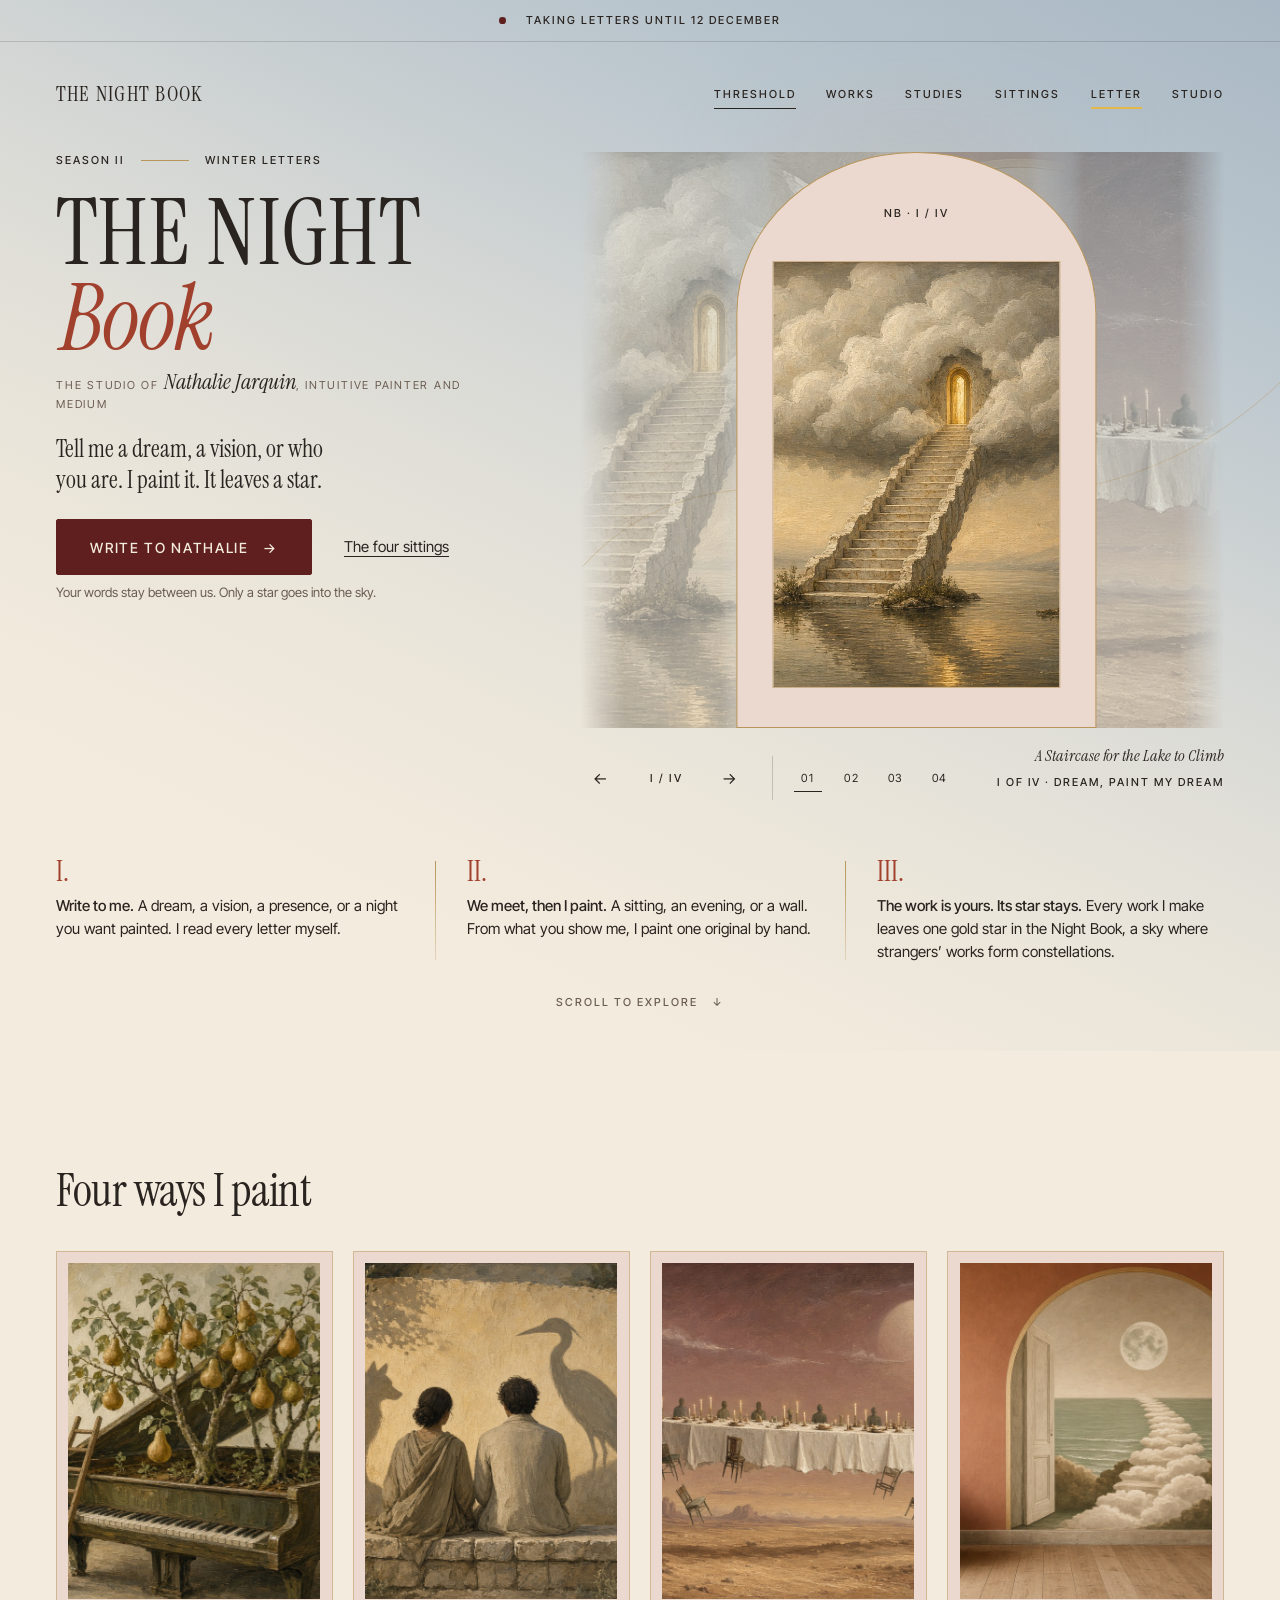
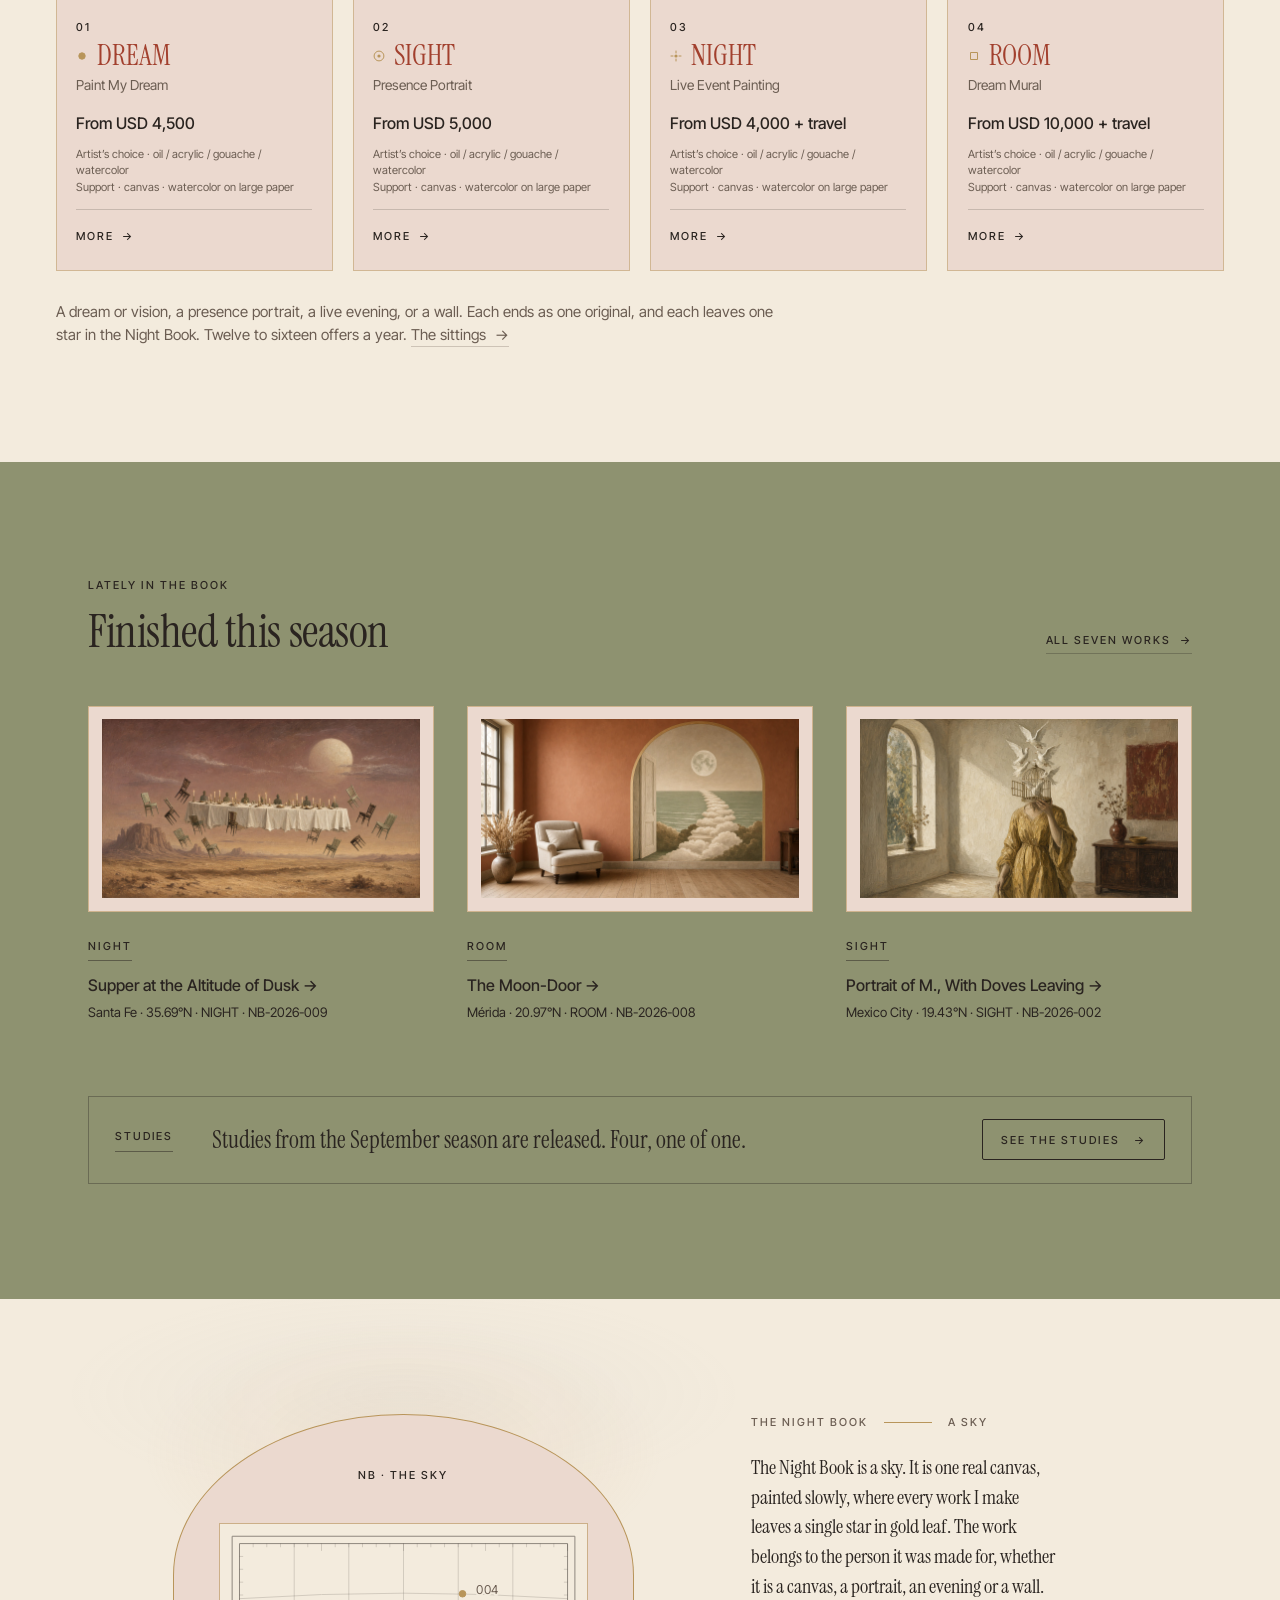
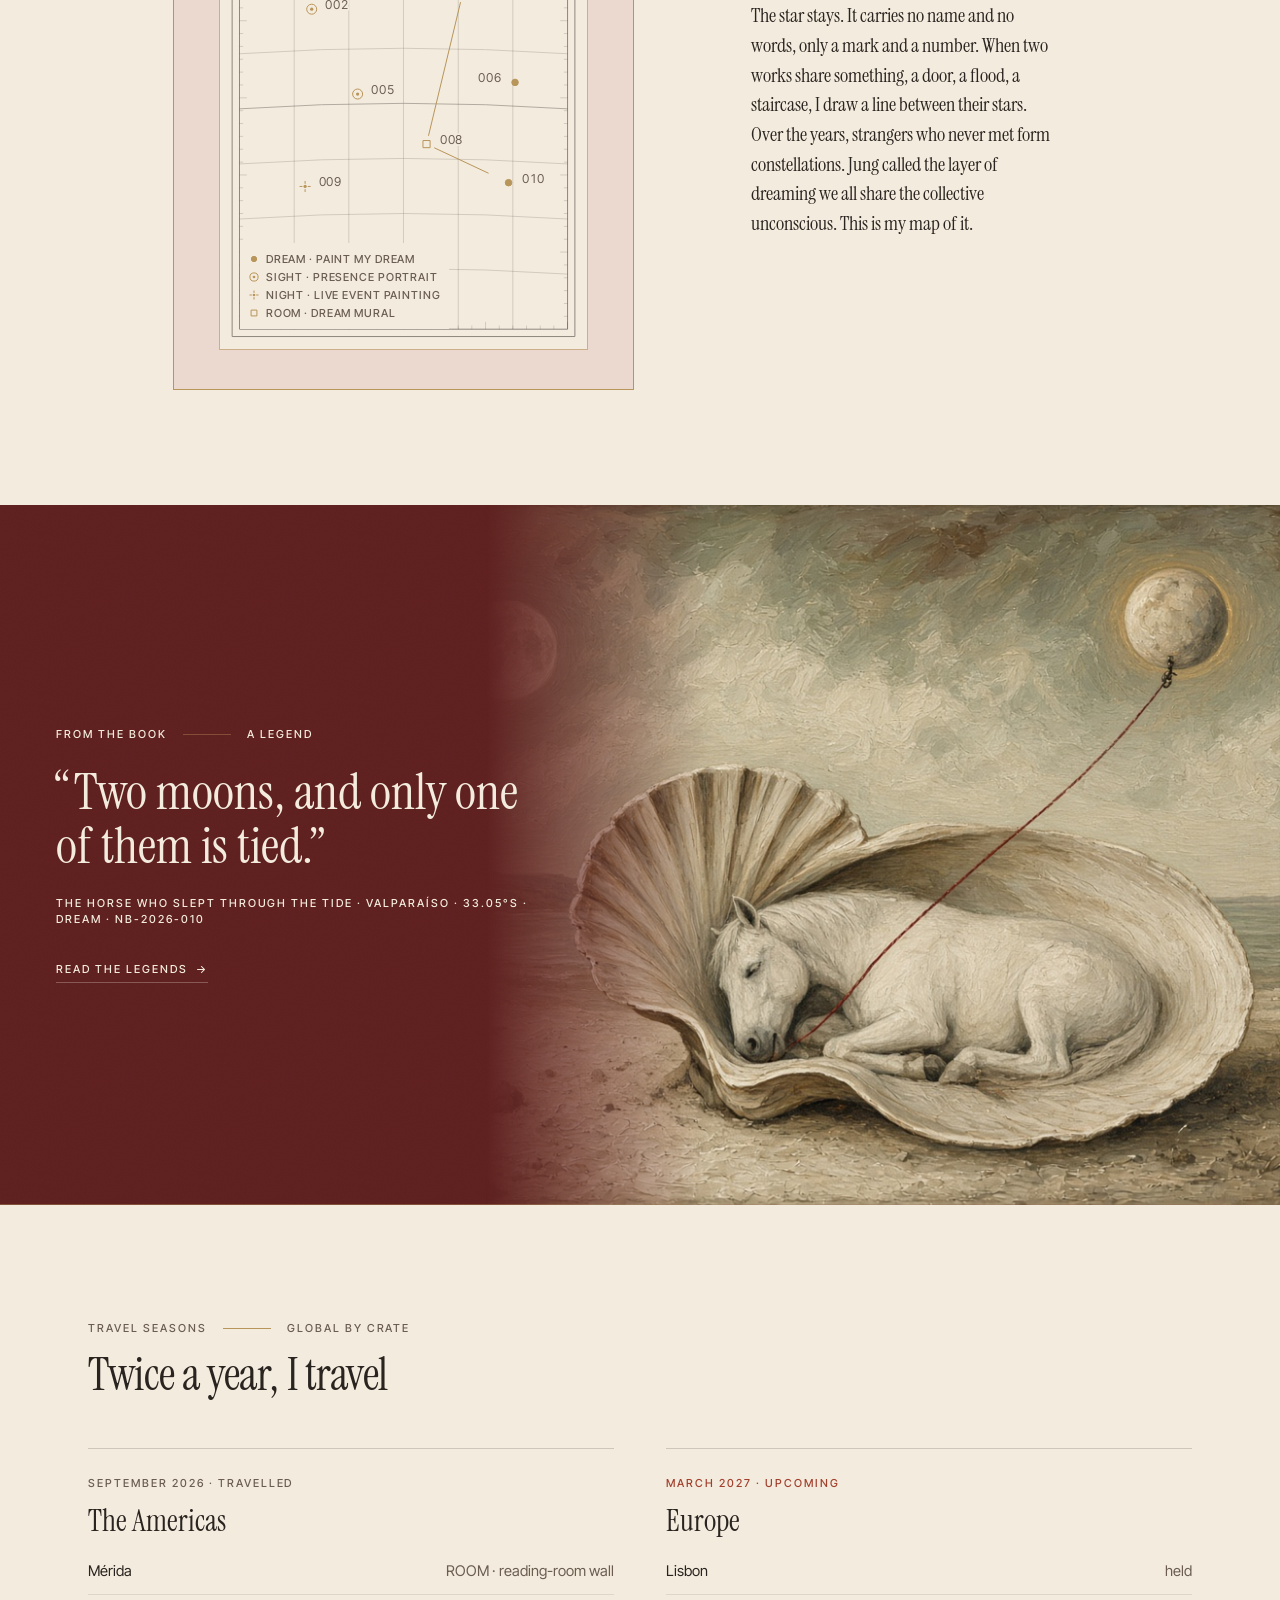
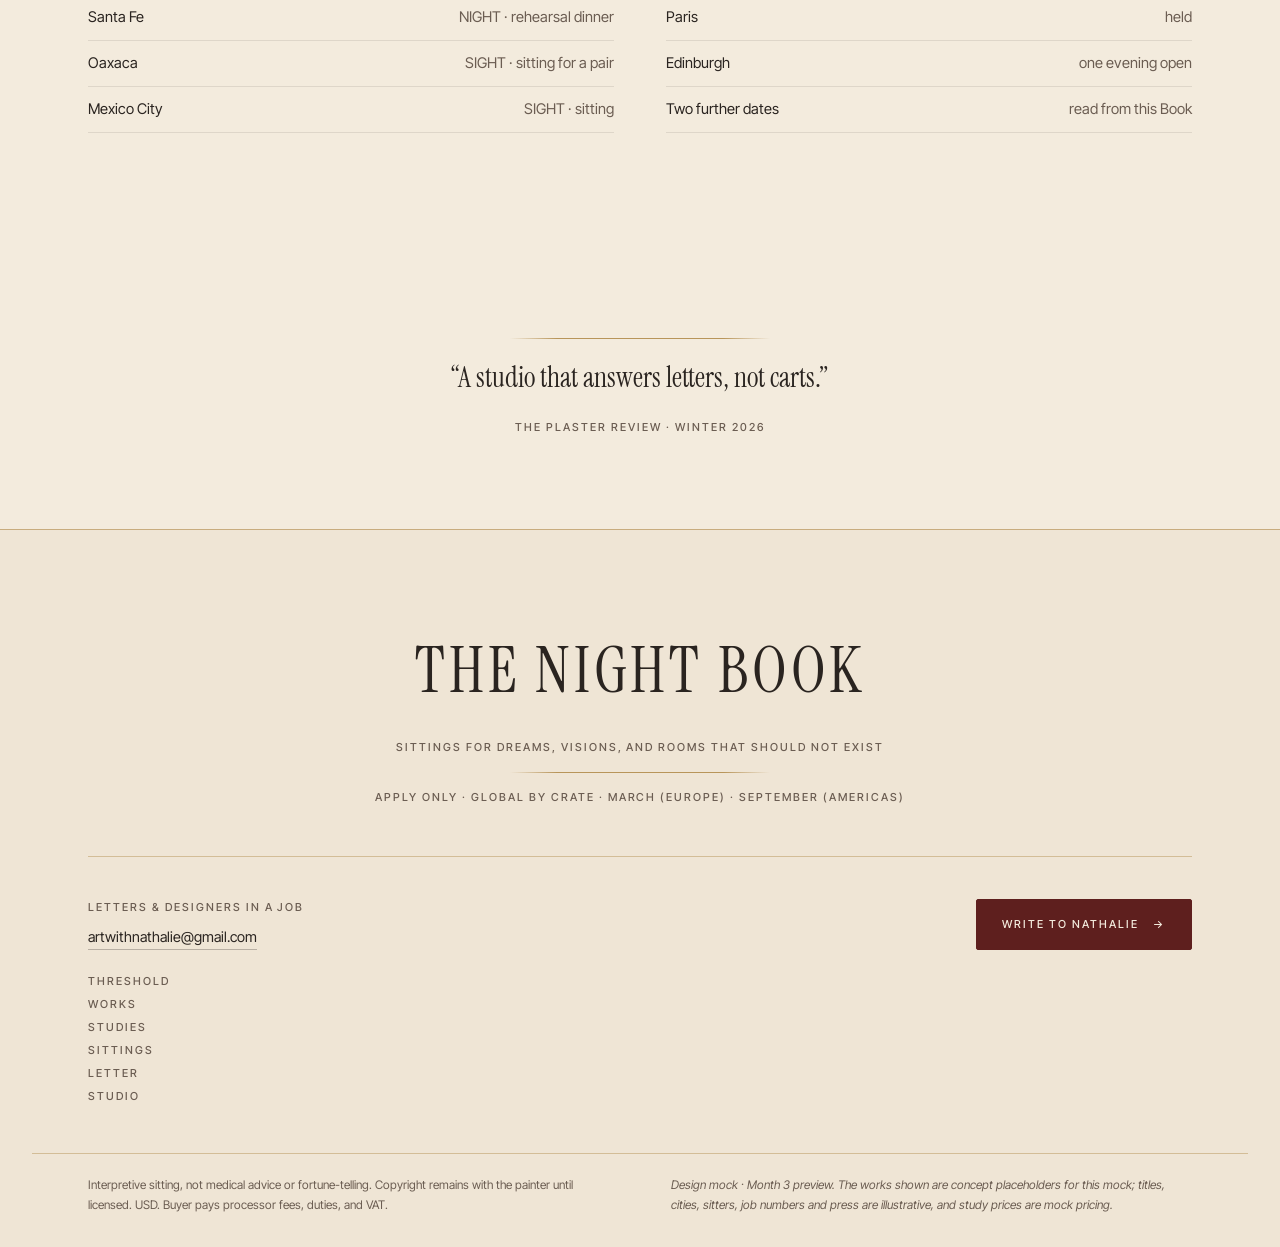
<file: index.html>
<!DOCTYPE html>
<html lang="en">
<head>
<meta charset="utf-8">
<meta name="viewport" content="width=device-width, initial-scale=1">
<title>The Night Book</title>
<meta name="description" content="Sittings for dreams, visions, and rooms that should not exist — a dream, a vision, a presence, or a night you want painted. Apply only.">
<meta name="robots" content="noindex, nofollow">
<meta name="theme-color" content="#A9B8C4">
<link rel="preconnect" href="https://fonts.googleapis.com">
<link rel="preconnect" href="https://fonts.gstatic.com" crossorigin>
<link href="https://fonts.googleapis.com/css2?family=Instrument+Serif:ital@0;1&family=Inter+Tight:wght@400;500&display=swap" rel="stylesheet">
<link rel="stylesheet" href="css/styles.css">
<script>document.documentElement.classList.add("js")</script>
</head>
<body class="page-home">
<svg class="sprite" width="0" height="0" aria-hidden="true" focusable="false" style="position:absolute;width:0;height:0;overflow:hidden"><defs><symbol id="m-dream" viewBox="0 0 12 12"><circle cx="6" cy="6" r="3.2" fill="#B8955A" stroke="#B8955A" stroke-width="1" vector-effect="non-scaling-stroke"/></symbol><symbol id="m-sight" viewBox="0 0 12 12"><circle cx="6" cy="6" r="1.6" fill="#B8955A"/><circle cx="6" cy="6" r="4.9" fill="none" stroke="#B8955A" stroke-width="1" vector-effect="non-scaling-stroke"/></symbol><symbol id="m-night" viewBox="0 0 12 12"><circle cx="6" cy="6" r="1.6" fill="#B8955A"/><path d="M6 .6V3.4M6 8.6v2.8M.6 6h2.8M8.6 6h2.8" fill="none" stroke="#B8955A" stroke-width="1" vector-effect="non-scaling-stroke"/></symbol><symbol id="m-room" viewBox="0 0 12 12"><rect x="2.5" y="2.5" width="7" height="7" fill="none" stroke="#B8955A" stroke-width="1" vector-effect="non-scaling-stroke"/></symbol></defs></svg>
<a class="skip" href="#main">Skip to content</a>
<div class="progress" aria-hidden="true"><span></span></div>
<header class="site-header">
  <div class="status"><span class="dot" aria-hidden="true"></span>Taking letters until 12 December</div>
  <div class="site-header__row">
    <a class="wordmark" href="index.html" aria-label="The Night Book, home">The Night Book</a>
    <nav class="nav" aria-label="Primary"><a href="index.html" class="nav__home" aria-current="page">Threshold</a><a href="works.html">Works</a><a href="studies.html">Studies</a><a href="sittings.html">Sittings</a><a href="letter.html" class="nav__letter">Letter</a><a href="studio.html">Studio</a></nav>
    <a class="pill pill--sm header-cta" href="letter.html">Write to Nathalie <span class="arr" aria-hidden="true">→</span></a>
  </div>
</header>
<main id="main">

<section class="hero veil" data-vt="Letters read until 12 December" data-pager-root>
  <svg class="arcs" viewBox="0 0 800 800" aria-hidden="true" focusable="false"><path d="M40 620 C 220 420, 520 760, 780 300" fill="none" stroke="currentColor" stroke-width=".8"/></svg>
  <div class="hero__grid wrap--wide">
    <div class="hero__text">
      <p class="eyebrow">Season II<span class="dash" aria-hidden="true"></span>Winter letters</p>
      <h1 class="hero__mark">The Night<br><em class="blood">Book</em></h1>
      <p class="hero__by"><span class="hero__by-caps">The studio of</span> <span class="hero__by-name">Nathalie Jarquin</span><span class="hero__by-caps hero__by-role"><span class="hero__by-comma">, </span>intuitive painter and medium</span></p>
      <p class="hero__tag caps"><span class="rule" aria-hidden="true"></span>Sittings for dreams, visions, and rooms that should not exist</p>
      <p class="hero__intro">Tell me a dream, a vision, or who you are. I paint it. It leaves a star.</p>
      <div class="hero__actions">
        <a class="pill hero__cta" href="letter.html">Write to Nathalie <span class="arr" aria-hidden="true">→</span></a>
        <p class="hero__note">Your words stay between us. Only a star goes into the sky.</p>
        <a class="hero__link" href="sittings.html">The four sittings</a>
      </div>
    </div>
    <div class="hero__media">
      <div class="strips" data-parallax aria-hidden="true"><div class="strip"><img src="images/stair-lake.jpg" width="1280" height="720" fetchpriority="high" decoding="async" alt="A Staircase for the Lake to Climb, oil on canvas, 27 × 48 in, 2026, Lisbon." style="object-position:60% 50%"></div><div class="strip"><img src="images/bird-portrait.jpg" width="1280" height="720" loading="lazy" decoding="async" alt="Portrait of M., With Doves Leaving, oil on canvas, 27 × 48 in, 2026, Mexico City." style="object-position:55% 40%"></div><div class="strip"><img src="images/moon-door-mural.jpg" width="1280" height="720" loading="lazy" decoding="async" alt="The Moon-Door, acrylic on lime-plaster wall, Wall, 9 × 12 ft, 2026, Mérida." style="object-position:68% 50%"></div><div class="strip"><img src="images/floating-dinner.jpg" width="1280" height="720" loading="lazy" decoding="async" alt="Supper at the Altitude of Dusk, oil on canvas, 30 × 53 in, 2026, Santa Fe." style="object-position:50% 50%"></div></div>
      <div class="archwrap archwrap--hero"><div class="arch" role="group" aria-roledescription="carousel" aria-label="Paintings from the Book"><span class="arch__top caps" aria-hidden="true">NB · <span data-roman-top>I</span> / IV</span><div class="arch__win"><div class="slide is-active" data-slide="0" aria-hidden="false" data-cap="A Staircase for the Lake to Climb" data-meta="I of IV · DREAM, Paint My Dream"><img src="images/stair-lake.jpg" width="1280" height="720" fetchpriority="high" decoding="async" alt="A Staircase for the Lake to Climb, oil on canvas, 27 × 48 in, 2026, Lisbon." style="object-position:60% 50%"></div><div class="slide" data-slide="1" aria-hidden="true" data-cap="Portrait of M., With Doves Leaving" data-meta="II of IV · SIGHT, Presence Portrait"><img src="images/bird-portrait.jpg" width="1280" height="720" loading="lazy" decoding="async" alt="Portrait of M., With Doves Leaving, oil on canvas, 27 × 48 in, 2026, Mexico City." style="object-position:55% 40%"></div><div class="slide" data-slide="2" aria-hidden="true" data-cap="The Moon-Door" data-meta="III of IV · ROOM, Dream Mural"><img src="images/moon-door-mural.jpg" width="1280" height="720" loading="lazy" decoding="async" alt="The Moon-Door, acrylic on lime-plaster wall, Wall, 9 × 12 ft, 2026, Mérida." style="object-position:68% 50%"></div><div class="slide" data-slide="3" aria-hidden="true" data-cap="Supper at the Altitude of Dusk" data-meta="IV of IV · NIGHT, Live Event Painting"><img src="images/floating-dinner.jpg" width="1280" height="720" loading="lazy" decoding="async" alt="Supper at the Altitude of Dusk, oil on canvas, 30 × 53 in, 2026, Santa Fe." style="object-position:50% 50%"></div></div></div></div>
      <div class="hero__foot">
        <div class="pager" role="group" aria-label="Choose a painting">
          <button type="button" class="pager__arrow" data-step="-1" aria-label="Previous painting">←</button>
          <span class="pager__count caps" aria-hidden="true"><span data-roman>I</span> / IV</span>
          <button type="button" class="pager__arrow" data-step="1" aria-label="Next painting">→</button>
          <span class="pager__nums"><button type="button" class="pager__b is-active" data-go="0" aria-label="Show painting 1 of 4: A Staircase for the Lake to Climb" aria-current="true">01</button><button type="button" class="pager__b" data-go="1" aria-label="Show painting 2 of 4: Portrait of M., With Doves Leaving">02</button><button type="button" class="pager__b" data-go="2" aria-label="Show painting 3 of 4: The Moon-Door">03</button><button type="button" class="pager__b" data-go="3" aria-label="Show painting 4 of 4: Supper at the Altitude of Dusk">04</button></span>
        </div>
        <p class="hero__cap" aria-live="polite"><span data-cap>A Staircase for the Lake to Climb</span><small class="caps" data-meta>I of IV · DREAM, Paint My Dream</small></p>
      </div>
    </div>
  </div>
  <ol class="hsteps wrap--wide" aria-label="How a letter becomes a painting">
    <li><span class="hsteps__n" aria-hidden="true">I.</span><p><b>Write to me.</b> A dream, a vision, a presence, or a night you want painted. I read every letter myself.</p></li>
    <li><span class="hsteps__n" aria-hidden="true">II.</span><p><b>We meet, then I paint.</b> A sitting, an evening, or a wall. From what you show me, I paint one original by hand.</p></li>
    <li><span class="hsteps__n" aria-hidden="true">III.</span><p><b>The work is yours. Its star stays.</b> Every work I make leaves one gold star in the Night Book, a sky where strangers’ works form constellations.</p></li>
  </ol>
  <a class="pill pill--round scroll-pill" href="#instruments">Scroll to explore <span class="arr" aria-hidden="true">↓</span></a>
</section>

<section class="section" id="instruments" data-vt="Four sittings · apply only">
  <div class="wrap--wide instr instr--m3">
    <div class="sec-head reveal"><h2 class="h2">Four ways I paint</h2></div>
    <div class="icards"><article class="icard reveal-group">
  <div class="mat"><div class="media icard__img" data-view><img src="images/piano-orchard.jpg" width="1280" height="720" loading="lazy" decoding="async" alt="An Orchard Learning the Piano, oil on canvas, 36 × 64 in, 2026, Brooklyn." style="object-position:62% 50%"></div></div>
  <div class="icard__body cap">
    <p class="icard__num">01</p>
    <h3 class="icard__title"><svg class="smark" width="12" height="12" aria-hidden="true" focusable="false"><use href="#m-dream"/></svg>DREAM</h3>
    <p class="icard__sub">Paint My Dream</p>
    <p class="icard__price">From USD 4,500</p>
    <p class="icard__facts">Artist’s choice · oil / acrylic / gouache / watercolor<br>Support · canvas · watercolor on large paper</p>
    <button type="button" class="icard__toggle" aria-expanded="false" aria-controls="ic-dream">More <span class="arr" aria-hidden="true">→</span></button>
    <div class="icard__more" id="ic-dream"><div class="icard__moreIn">
      <p>One real dream — or an image that keeps returning — told in a sitting, painted as a finished original with a written legend.</p>
      <a class="ulink" href="sittings.html#dream">The sitting <span class="arr" aria-hidden="true">→</span></a>
    </div></div>
  </div>
</article><article class="icard reveal-group">
  <div class="mat"><div class="media icard__img" data-view><img src="images/shadow-pair.jpg" width="1280" height="720" loading="lazy" decoding="async" alt="Fox and Heron, Seated, acrylic on canvas, 30 × 53 in, 2026, Oaxaca." style="object-position:58% 50%"></div></div>
  <div class="icard__body cap">
    <p class="icard__num">02</p>
    <h3 class="icard__title"><svg class="smark" width="12" height="12" aria-hidden="true" focusable="false"><use href="#m-sight"/></svg>SIGHT</h3>
    <p class="icard__sub">Presence Portrait</p>
    <p class="icard__price">From USD 5,000</p>
    <p class="icard__facts">Artist’s choice · oil / acrylic / gouache / watercolor<br>Support · canvas · watercolor on large paper</p>
    <button type="button" class="icard__toggle" aria-expanded="false" aria-controls="ic-sight">More <span class="arr" aria-hidden="true">→</span></button>
    <div class="icard__more" id="ic-sight"><div class="icard__moreIn">
      <p>A portrait allowed to stop looking like you — rooms, animals and weather stand in.</p>
      <a class="ulink" href="sittings.html#sight">The sitting <span class="arr" aria-hidden="true">→</span></a>
    </div></div>
  </div>
</article><article class="icard reveal-group">
  <div class="mat"><div class="media icard__img" data-view><img src="images/floating-dinner.jpg" width="1280" height="720" loading="lazy" decoding="async" alt="Supper at the Altitude of Dusk, oil on canvas, 30 × 53 in, 2026, Santa Fe." style="object-position:50% 50%"></div></div>
  <div class="icard__body cap">
    <p class="icard__num">03</p>
    <h3 class="icard__title"><svg class="smark" width="12" height="12" aria-hidden="true" focusable="false"><use href="#m-night"/></svg>NIGHT</h3>
    <p class="icard__sub">Live Event Painting</p>
    <p class="icard__price">From USD 4,000 + travel</p>
    <p class="icard__facts">Artist’s choice · oil / acrylic / gouache / watercolor<br>Support · canvas · watercolor on large paper</p>
    <button type="button" class="icard__toggle" aria-expanded="false" aria-controls="ic-night">More <span class="arr" aria-hidden="true">→</span></button>
    <div class="icard__more" id="ic-night"><div class="icard__moreIn">
      <p>I come for one evening; the canvas is finished in the studio.</p>
      <a class="ulink" href="sittings.html#night">The sitting <span class="arr" aria-hidden="true">→</span></a>
    </div></div>
  </div>
</article><article class="icard reveal-group">
  <div class="mat"><div class="media icard__img" data-view><img src="images/moon-door-mural.jpg" width="1280" height="720" loading="lazy" decoding="async" alt="The Moon-Door, acrylic on lime-plaster wall, Wall, 9 × 12 ft, 2026, Mérida." style="object-position:68% 50%"></div></div>
  <div class="icard__body cap">
    <p class="icard__num">04</p>
    <h3 class="icard__title"><svg class="smark" width="12" height="12" aria-hidden="true" focusable="false"><use href="#m-room"/></svg>ROOM</h3>
    <p class="icard__sub">Dream Mural</p>
    <p class="icard__price">From USD 10,000 + travel</p>
    <p class="icard__facts">Artist’s choice · oil / acrylic / gouache / watercolor<br>Support · canvas · watercolor on large paper</p>
    <button type="button" class="icard__toggle" aria-expanded="false" aria-controls="ic-room">More <span class="arr" aria-hidden="true">→</span></button>
    <div class="icard__more" id="ic-room"><div class="icard__moreIn">
      <p>A sitting, then a hand-painted wall, frozen against an approved composition.</p>
      <a class="ulink" href="sittings.html#room">The sitting <span class="arr" aria-hidden="true">→</span></a>
    </div></div>
  </div>
</article></div>
    <p class="instr__note reveal">A dream or vision, a presence portrait, a live evening, or a wall. Each ends as one original, and each leaves one star in the Night Book. Twelve to sixteen offers a year. <a class="ulink" href="sittings.html">The sittings <span class="arr" aria-hidden="true">→</span></a></p>
  </div>
</section>

<section class="section section--linen" data-vt="Lately in the Book">
  <div class="wrap">
    <div class="sec-head reveal">
      <p class="eyebrow">Lately in the Book</p>
      <h2 class="h2">Finished this season</h2>
      <a class="ulink" href="works.html">All seven works <span class="arr" aria-hidden="true">→</span></a>
    </div>
    <div class="lcards reveal-group"><a class="lcard" href="works.html#nb-2026-009">
  <div class="mat"><div class="media lcard__img" data-view><img src="images/floating-dinner.jpg" width="1280" height="720" loading="eager" fetchpriority="low" decoding="async" alt="Supper at the Altitude of Dusk, oil on canvas, 30 × 53 in, 2026, Santa Fe." style="object-position:50% 50%"></div></div>
  <div class="cap">
    <p class="lcard__cat">NIGHT</p>
    <p class="lcard__title">Supper at the Altitude of Dusk <span class="arr" aria-hidden="true">→</span></p>
    <p class="lcard__sub">Santa Fe · 35.69°N · NIGHT · NB-2026-009</p>
  </div></a><a class="lcard" href="works.html#nb-2026-008">
  <div class="mat"><div class="media lcard__img" data-view><img src="images/moon-door-mural.jpg" width="1280" height="720" loading="eager" fetchpriority="low" decoding="async" alt="The Moon-Door, acrylic on lime-plaster wall, Wall, 9 × 12 ft, 2026, Mérida." style="object-position:68% 50%"></div></div>
  <div class="cap">
    <p class="lcard__cat">ROOM</p>
    <p class="lcard__title">The Moon-Door <span class="arr" aria-hidden="true">→</span></p>
    <p class="lcard__sub">Mérida · 20.97°N · ROOM · NB-2026-008</p>
  </div></a><a class="lcard" href="works.html#nb-2026-002">
  <div class="mat"><div class="media lcard__img" data-view><img src="images/bird-portrait.jpg" width="1280" height="720" loading="eager" fetchpriority="low" decoding="async" alt="Portrait of M., With Doves Leaving, oil on canvas, 27 × 48 in, 2026, Mexico City." style="object-position:55% 40%"></div></div>
  <div class="cap">
    <p class="lcard__cat">SIGHT</p>
    <p class="lcard__title">Portrait of M., With Doves Leaving <span class="arr" aria-hidden="true">→</span></p>
    <p class="lcard__sub">Mexico City · 19.43°N · SIGHT · NB-2026-002</p>
  </div></a></div>
    <div class="teaser reveal">
      <p class="lcard__cat">Studies</p>
      <p class="teaser__line">Studies from the September season are released. Four, one of one.</p>
      <a class="pill pill--cream pill--sm" href="studies.html">See the studies <span class="arr" aria-hidden="true">→</span></a>
    </div>
  </div>
</section>

<section class="section sky" data-vt="The Night Book · a sky" aria-labelledby="sky-h">
  <div class="wrap sky__in">
    <figure class="atlas" data-atlas><div class="archwrap archwrap--atlas"><div class="arch"><span class="arch__top caps" aria-hidden="true">NB · the sky</span><div class="arch__win"><div class="atlas__win"><svg class="atlas__plate" viewBox="0 0 300 347" preserveAspectRatio="xMidYMid slice" role="group" aria-label="Star chart, 7 stars"><g class="atlas__grid" aria-hidden="true"><rect class="ag ag--frame" x="10" y="10" width="280" height="327"/><rect class="ag ag--frame" x="16" y="16" width="268" height="315"/><path class="ag" d="M27.2 16v3M27.2 331v-3"/><path class="ag" d="M38.3 16v3M38.3 331v-3"/><path class="ag" d="M49.5 16v3M49.5 331v-3"/><path class="ag" d="M60.7 16v3M60.7 331v-3"/><path class="ag" d="M71.8 16v3M71.8 331v-3"/><path class="ag" d="M83.0 16v6M83.0 331v-6"/><path class="ag" d="M94.2 16v3M94.2 331v-3"/><path class="ag" d="M105.3 16v3M105.3 331v-3"/><path class="ag" d="M116.5 16v3M116.5 331v-3"/><path class="ag" d="M127.7 16v3M127.7 331v-3"/><path class="ag" d="M138.8 16v3M138.8 331v-3"/><path class="ag" d="M150.0 16v6M150.0 331v-6"/><path class="ag" d="M161.2 16v3M161.2 331v-3"/><path class="ag" d="M172.3 16v3M172.3 331v-3"/><path class="ag" d="M183.5 16v3M183.5 331v-3"/><path class="ag" d="M194.7 16v3M194.7 331v-3"/><path class="ag" d="M205.8 16v3M205.8 331v-3"/><path class="ag" d="M217.0 16v6M217.0 331v-6"/><path class="ag" d="M228.2 16v3M228.2 331v-3"/><path class="ag" d="M239.3 16v3M239.3 331v-3"/><path class="ag" d="M250.5 16v3M250.5 331v-3"/><path class="ag" d="M261.7 16v3M261.7 331v-3"/><path class="ag" d="M272.8 16v3M272.8 331v-3"/><path class="ag" d="M284.0 16v6M284.0 331v-6"/><path class="ag" d="M16 26.5h3M284 26.5h-3"/><path class="ag" d="M16 37.0h3M284 37.0h-3"/><path class="ag" d="M16 47.5h3M284 47.5h-3"/><path class="ag" d="M16 58.0h3M284 58.0h-3"/><path class="ag" d="M16 68.5h3M284 68.5h-3"/><path class="ag" d="M16 79.0h6M284 79.0h-6"/><path class="ag" d="M16 89.5h3M284 89.5h-3"/><path class="ag" d="M16 100.0h3M284 100.0h-3"/><path class="ag" d="M16 110.5h3M284 110.5h-3"/><path class="ag" d="M16 121.0h3M284 121.0h-3"/><path class="ag" d="M16 131.5h3M284 131.5h-3"/><path class="ag" d="M16 142.0h6M284 142.0h-6"/><path class="ag" d="M16 152.5h3M284 152.5h-3"/><path class="ag" d="M16 163.0h3M284 163.0h-3"/><path class="ag" d="M16 173.5h3M284 173.5h-3"/><path class="ag" d="M16 184.0h3M284 184.0h-3"/><path class="ag" d="M16 194.5h3M284 194.5h-3"/><path class="ag" d="M16 205.0h6M284 205.0h-6"/><path class="ag" d="M16 215.5h3M284 215.5h-3"/><path class="ag" d="M16 226.0h3M284 226.0h-3"/><path class="ag" d="M16 236.5h3M284 236.5h-3"/><path class="ag" d="M16 247.0h3M284 247.0h-3"/><path class="ag" d="M16 257.5h3M284 257.5h-3"/><path class="ag" d="M16 268.0h6M284 268.0h-6"/><path class="ag" d="M16 278.5h3M284 278.5h-3"/><path class="ag" d="M16 289.0h3M284 289.0h-3"/><path class="ag" d="M16 299.5h3M284 299.5h-3"/><path class="ag" d="M16 310.0h3M284 310.0h-3"/><path class="ag" d="M16 320.5h3M284 320.5h-3"/><path class="ag" d="M60.7 16V331"/><path class="ag" d="M105.3 16V331"/><path class="ag" d="M150.0 16V331"/><path class="ag" d="M194.7 16V331"/><path class="ag" d="M239.3 16V331"/><path class="ag" d="M16 61.0Q150.0 52.0 284 61.0"/><path class="ag" d="M16 106.0Q150.0 97.0 284 106.0"/><path class="ag ag--eq" d="M16 151.0Q150.0 142.0 284 151.0"/><path class="ag" d="M16 196.0Q150.0 187.0 284 196.0"/><path class="ag" d="M16 241.0Q150.0 232.0 284 241.0"/><path class="ag" d="M16 286.0Q150.0 277.0 284 286.0"/></g><g class="atlas__lines" aria-hidden="true"><path class="atlas__line" pathLength="1" d="M196.6 63.8L170.4 173.0"/><path class="atlas__line atlas__line--new" pathLength="1" d="M175.1 182.8L229.4 208.3"/></g><g class="atlas__stars"><g class="atlas__star" role="img" aria-label="NB-2026-002 · SIGHT, Presence Portrait"><title>NB-2026-002 · SIGHT</title><use href="#m-sight" x="70.0" y="64.6" width="10" height="10"/></g><g class="atlas__star" role="img" aria-label="NB-2026-004 · DREAM, Paint My Dream"><title>NB-2026-004 · DREAM</title><use href="#m-dream" x="193.2" y="52.0" width="10" height="10"/></g><g class="atlas__star" role="img" aria-label="NB-2026-005 · SIGHT, Presence Portrait"><title>NB-2026-005 · SIGHT</title><use href="#m-sight" x="107.5" y="133.9" width="10" height="10"/></g><g class="atlas__star" role="img" aria-label="NB-2026-006 · DREAM, Paint My Dream"><title>NB-2026-006 · DREAM</title><use href="#m-dream" x="236.1" y="124.4" width="10" height="10"/></g><g class="atlas__star" role="img" aria-label="NB-2026-008 · ROOM, Dream Mural"><title>NB-2026-008 · ROOM</title><use href="#m-room" x="163.8" y="174.8" width="10" height="10"/></g><g class="atlas__star" role="img" aria-label="NB-2026-009 · NIGHT, Live Event Painting"><title>NB-2026-009 · NIGHT</title><use href="#m-night" x="64.6" y="209.4" width="10" height="10"/></g><g class="atlas__star" role="img" aria-label="NB-2026-010 · DREAM, Paint My Dream"><title>NB-2026-010 · DREAM</title><use href="#m-dream" x="230.8" y="206.3" width="10" height="10"/></g></g><g class="atlas__nums" aria-hidden="true"><text class="atlas__num" x="86.0" y="69.6" text-anchor="start">002</text><text class="atlas__num" x="209.2" y="57.0" text-anchor="start">004</text><text class="atlas__num" x="123.5" y="138.9" text-anchor="start">005</text><text class="atlas__num" x="230.1" y="129.4" text-anchor="end">006</text><text class="atlas__num" x="179.8" y="179.8" text-anchor="start">008</text><text class="atlas__num" x="80.6" y="214.4" text-anchor="start">009</text><text class="atlas__num" x="246.8" y="211.3" text-anchor="start">010</text></g></svg><ul class="atlas__legend" aria-label="Legend"><li><svg class="smark" width="10" height="10" aria-hidden="true" focusable="false"><use href="#m-dream"/></svg><span>DREAM · Paint My Dream</span></li><li><svg class="smark" width="10" height="10" aria-hidden="true" focusable="false"><use href="#m-sight"/></svg><span>SIGHT · Presence Portrait</span></li><li><svg class="smark" width="10" height="10" aria-hidden="true" focusable="false"><use href="#m-night"/></svg><span>NIGHT · Live Event Painting</span></li><li><svg class="smark" width="10" height="10" aria-hidden="true" focusable="false"><use href="#m-room"/></svg><span>ROOM · Dream Mural</span></li></ul></div></div></div></div></figure>
    <div class="sky__text reveal">
      <h2 class="eyebrow sky__eyebrow" id="sky-h">The Night Book<span class="dash" aria-hidden="true"></span>a sky</h2>
      <p class="sky__lead">The Night Book is a sky. It is one real canvas, painted slowly, where every work I make leaves a single star in gold leaf. The work belongs to the person it was made for, whether it is a canvas, a portrait, an evening or a wall. The star stays. It carries no name and no words, only a mark and a number. When two works share something, a door, a flood, a staircase, I draw a line between their stars. Over the years, strangers who never met form constellations. Jung called the layer of dreaming we all share the collective unconscious. This is my map of it.</p>
    </div>
  </div>
</section>

<section class="band night" aria-label="From the Book" data-vt="Dream · legend · NB-2026-010">
  <div class="media band__img"><img src="images/shell-horse.jpg" width="1280" height="720" loading="lazy" decoding="async" alt="The Horse Who Slept Through the Tide, gouache on large paper, 22 × 39 in, 2026, Valparaíso." style="object-position:55% 55%"></div>
  <div class="band__text wrap--wide">
    <div class="band__copy reveal">
      <p class="eyebrow">From the Book<span class="dash" aria-hidden="true"></span>a legend</p>
      <blockquote>“Two moons, and only one of them is tied.”</blockquote>
      <p class="caps band__cap">The Horse Who Slept Through the Tide · Valparaíso · 33.05°S · DREAM · NB-2026-010</p>
      <a class="ulink" href="works.html#nb-2026-010">Read the legends <span class="arr" aria-hidden="true">→</span></a>
    </div>
  </div>
</section>

<section class="section" data-vt="September · Americas — March · Europe">
  <div class="wrap">
    <div class="sec-head reveal">
      <p class="eyebrow">Travel seasons<span class="dash" aria-hidden="true"></span>global by crate</p>
      <h2 class="h2">Twice a year, I travel</h2>
    </div>
    <div class="seasons">
      <div class="season reveal">
        <p class="caps season__state season__state--done">September 2026 · Travelled</p>
        <h3>The Americas</h3>
        <ul>
          <li><span>Mérida</span><span>ROOM · reading-room wall</span></li>
          <li><span>Santa Fe</span><span>NIGHT · rehearsal dinner</span></li>
          <li><span>Oaxaca</span><span>SIGHT · sitting for a pair</span></li>
          <li><span>Mexico City</span><span>SIGHT · sitting</span></li>
        </ul>
      </div>
      <div class="season reveal">
        <p class="caps season__state season__state--next">March 2027 · Upcoming</p>
        <h3>Europe</h3>
        <ul>
          <li><span>Lisbon</span><span>held</span></li>
          <li><span>Paris</span><span>held</span></li>
          <li><span>Edinburgh</span><span>one evening open</span></li>
          <li><span>Two further dates</span><span>read from this Book</span></li>
        </ul>
      </div>
    </div>
  </div>
</section>

<section class="press" aria-label="Press" data-vt="The Night Book · winter 2026">
  <span class="divider" aria-hidden="true"></span>
  <p>“A studio that answers letters, not carts.”</p>
  <span class="caps">The Plaster Review · Winter 2026</span>
</section>

</main>
<footer class="site-footer">
  <div class="wrap foot">
    <div class="foot__side">
      <p class="caps">Letters &amp; designers in a job</p>
      <p><a class="ulink" href="mailto:artwithnathalie@gmail.com">artwithnathalie@gmail.com</a></p>
      <nav class="foot__nav" aria-label="Footer"><a href="index.html">Threshold</a><a href="works.html">Works</a><a href="studies.html">Studies</a><a href="sittings.html">Sittings</a><a href="letter.html">Letter</a><a href="studio.html">Studio</a></nav>
    </div>
    <div class="foot__center">
      <a class="wordmark wordmark--lg" href="index.html">The Night Book</a>
      <p class="caps foot__tag">Sittings for dreams, visions, and rooms that should not exist</p>
      <span class="divider" aria-hidden="true"></span>
      <p class="caps foot__tag foot__tag--sub">Apply only · global by crate · March (Europe) · September (Americas)</p>
    </div>
    <div class="foot__side foot__side--right">
      <a class="pill" href="letter.html">Write to Nathalie <span class="arr" aria-hidden="true">→</span></a>
    </div>
  </div>
  <div class="wrap legal">
    <p>Interpretive sitting, not medical advice or fortune-telling. Copyright remains with the painter until licensed. USD. Buyer pays processor fees, duties, and VAT.</p>
    <p class="mock-note">Design mock · Month 3 preview. The works shown are concept placeholders for this mock; titles, cities, sitters, job numbers and press are illustrative, and study prices are mock pricing.</p>
  </div>
</footer>
<div class="lightbox" data-lightbox hidden role="dialog" aria-modal="true" aria-labelledby="lb-title">
  <div class="lightbox__inner">
    <figure class="lightbox__fig"><img data-lb-img alt=""></figure>
    <div class="lightbox__text">
      <p class="caps" data-lb-count></p>
      <h2 id="lb-title" data-lb-title></h2>
      <p class="legend" data-lb-legend></p>
      <dl class="ledger" data-lb-ledger></dl>
      <div class="lightbox__nav">
        <button type="button" class="pill pill--sm" data-lb-prev aria-label="Previous">← Prev</button>
        <button type="button" class="pill pill--sm" data-lb-next aria-label="Next">Next →</button>
      </div>
    </div>
    <button type="button" class="lightbox__close" data-lb-close aria-label="Close">Close ✕</button>
  </div>
</div>
<script src="js/site.js"></script>
</body>
</html>
</file>
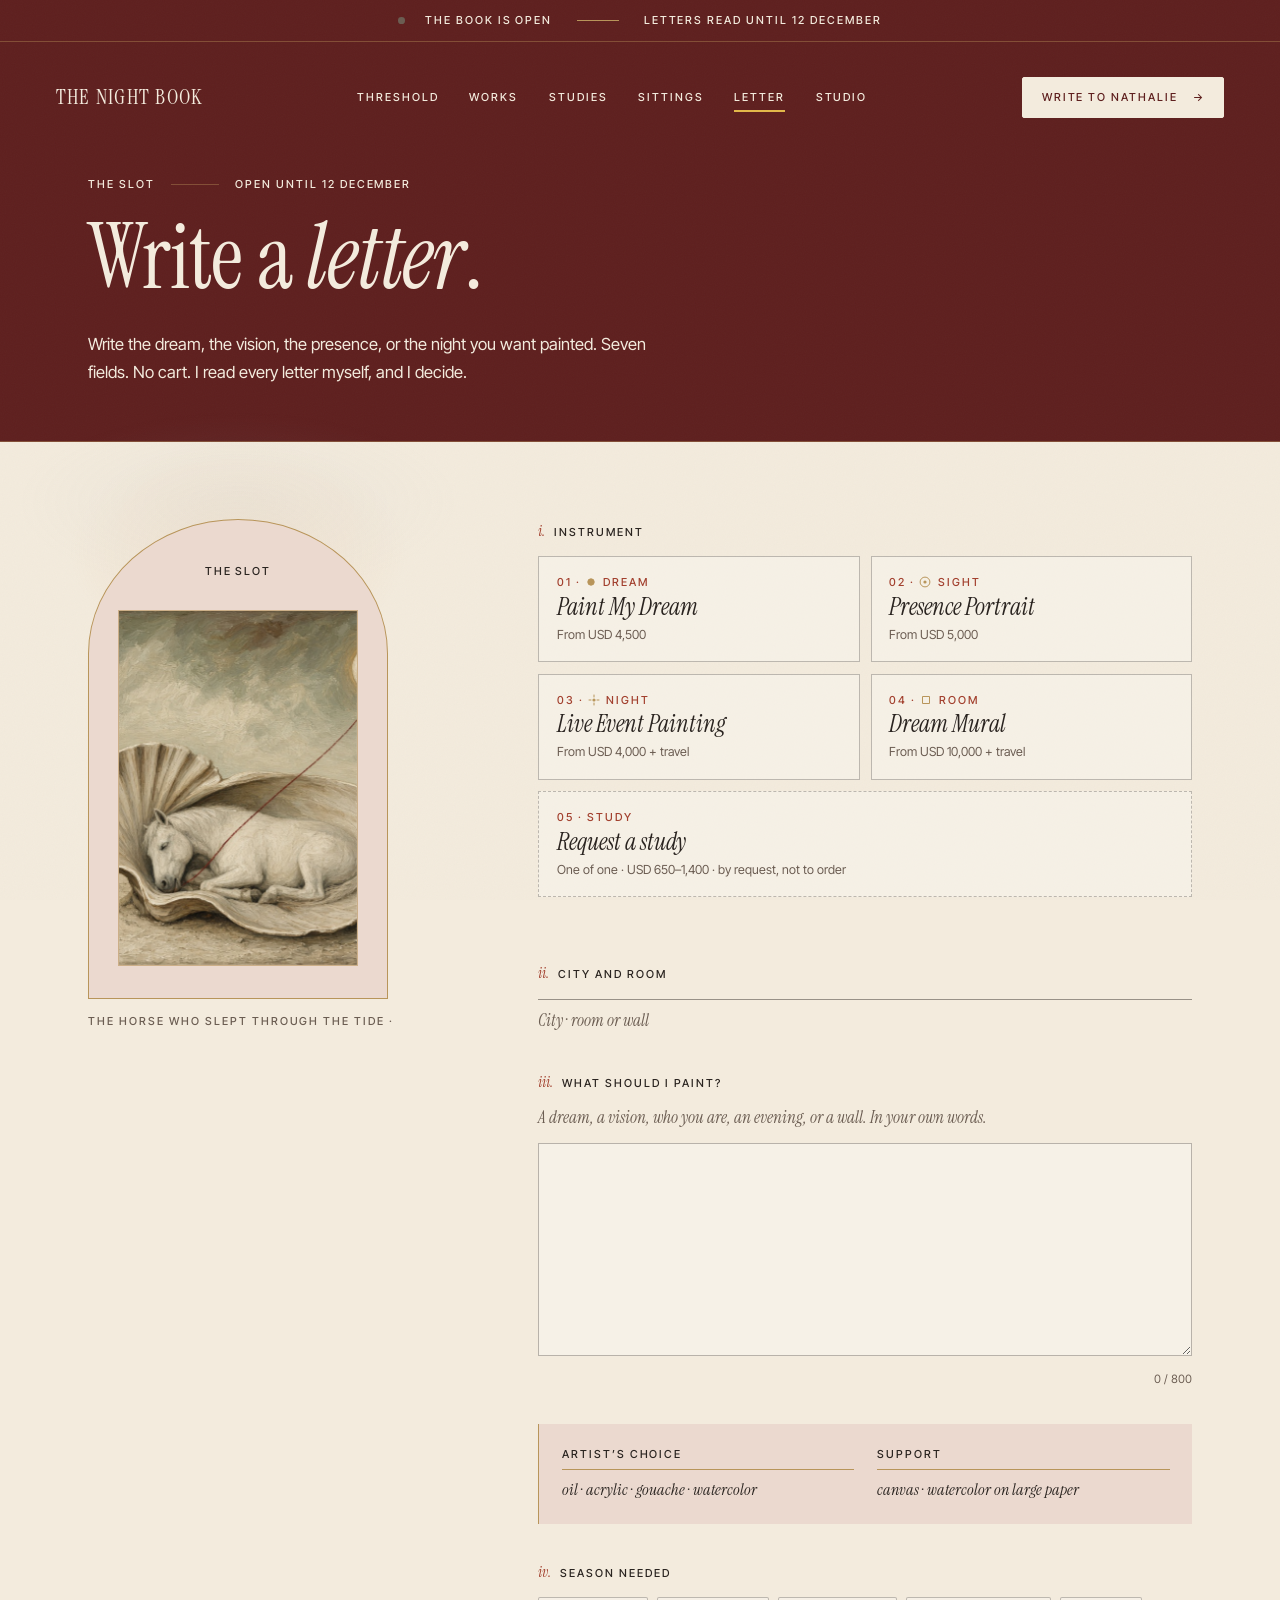
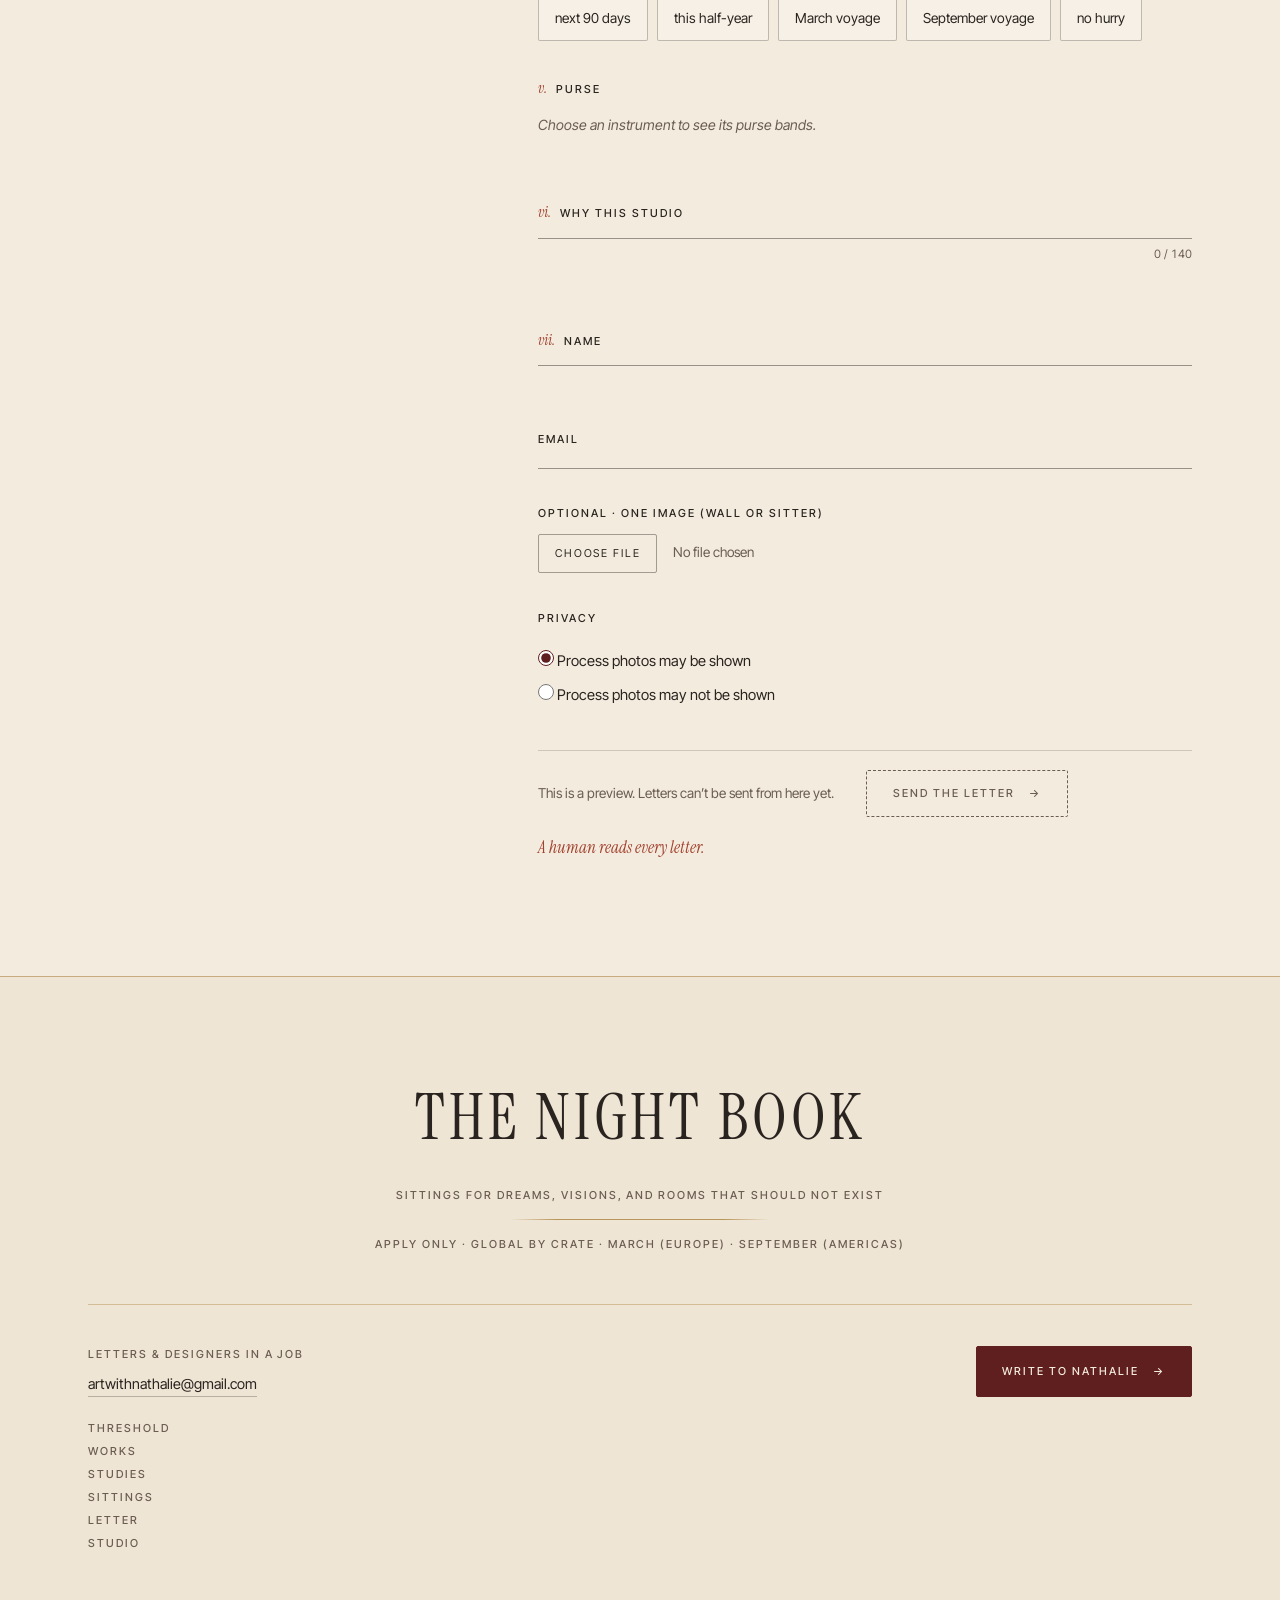
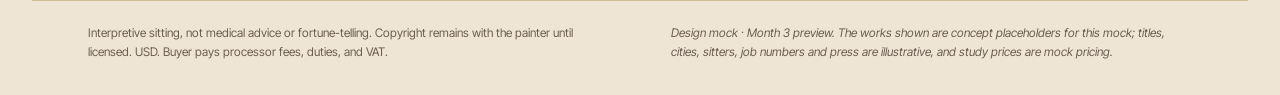
<file: letter.html>
<!DOCTYPE html>
<html lang="en">
<head>
<meta charset="utf-8">
<meta name="viewport" content="width=device-width, initial-scale=1">
<title>Letter — The Night Book</title>
<meta name="description" content="Write a letter: a dream, a vision, a presence, or a night you want painted. Seven fields. No cart. A human reads.">
<meta name="robots" content="noindex, nofollow">
<meta name="theme-color" content="#A9B8C4">
<link rel="preconnect" href="https://fonts.googleapis.com">
<link rel="preconnect" href="https://fonts.gstatic.com" crossorigin>
<link href="https://fonts.googleapis.com/css2?family=Instrument+Serif:ital@0;1&family=Inter+Tight:wght@400;500&display=swap" rel="stylesheet">
<link rel="stylesheet" href="css/styles.css">
<script>document.documentElement.classList.add("js")</script>
</head>
<body class="page-letter">
<svg class="sprite" width="0" height="0" aria-hidden="true" focusable="false" style="position:absolute;width:0;height:0;overflow:hidden"><defs><symbol id="m-dream" viewBox="0 0 12 12"><circle cx="6" cy="6" r="3.2" fill="#B8955A" stroke="#B8955A" stroke-width="1" vector-effect="non-scaling-stroke"/></symbol><symbol id="m-sight" viewBox="0 0 12 12"><circle cx="6" cy="6" r="1.6" fill="#B8955A"/><circle cx="6" cy="6" r="4.9" fill="none" stroke="#B8955A" stroke-width="1" vector-effect="non-scaling-stroke"/></symbol><symbol id="m-night" viewBox="0 0 12 12"><circle cx="6" cy="6" r="1.6" fill="#B8955A"/><path d="M6 .6V3.4M6 8.6v2.8M.6 6h2.8M8.6 6h2.8" fill="none" stroke="#B8955A" stroke-width="1" vector-effect="non-scaling-stroke"/></symbol><symbol id="m-room" viewBox="0 0 12 12"><rect x="2.5" y="2.5" width="7" height="7" fill="none" stroke="#B8955A" stroke-width="1" vector-effect="non-scaling-stroke"/></symbol></defs></svg>
<a class="skip" href="#main">Skip to content</a>
<div class="progress" aria-hidden="true"><span></span></div>
<header class="site-header">
  <div class="status"><span class="dot" aria-hidden="true"></span>The Book is open<span class="dash" aria-hidden="true"></span>letters read until 12 December</div>
  <div class="site-header__row">
    <a class="wordmark" href="index.html" aria-label="The Night Book, home">The Night Book</a>
    <nav class="nav" aria-label="Primary"><a href="index.html" class="nav__home">Threshold</a><a href="works.html">Works</a><a href="studies.html">Studies</a><a href="sittings.html">Sittings</a><a href="letter.html" class="nav__letter" aria-current="page">Letter</a><a href="studio.html">Studio</a></nav>
    <a class="pill pill--sm header-cta" href="letter.html">Write to Nathalie <span class="arr" aria-hidden="true">→</span></a>
  </div>
</header>
<main id="main">

<section class="intro intro--short night" data-vt="Letters read until 12 December">
  <div class="wrap intro__in">
    <p class="eyebrow">The slot<span class="dash" aria-hidden="true"></span>open until 12 December</p>
    <h1 class="display" data-hide-on-success>Write a <em class="blood">letter</em>.</h1>
    <p class="lead" data-hide-on-success>Write the dream, the vision, the presence, or the night you want painted. Seven fields. No cart. I read every letter myself, and I decide.</p>
  </div>
</section>
<section class="section section--form" data-vt="Seven fields · no cart">
<div class="wrap">
  <div class="letter" data-letter>
    <aside class="letter__aside">
      <div class="archwrap archwrap--aside"><div class="arch"><span class="arch__top caps" aria-hidden="true">The slot</span><div class="arch__win"><img src="images/shell-horse.jpg" width="1280" height="720" loading="lazy" decoding="async" alt="The Horse Who Slept Through the Tide, gouache on large paper, 22 × 39 in, 2026, Valparaíso." style="object-position:55% 55%"></div></div></div>
      <p class="caps fig-cap">The Horse Who Slept Through the Tide · Valparaíso · 33.05°S · DREAM</p>
      <ol class="steps">
        <li><span>The Book closes on 12 December. Letters are read in the order they arrived.</span></li>
        <li><span>If a sitting is offered, you receive a job number (<span class="nowrap">NB-2026-0xx</span>) and a written offer.</span></li>
        <li><span>40% holds the slot for seven days. 30% at approved composition, 30% before crate or install.</span></li>
      </ol>
    </aside>
    <div>
      <div class="success" data-success hidden tabindex="-1">
        <div class="seal seal--static"><svg class="seal__svg" viewBox="0 0 200 200" aria-hidden="true" focusable="false">
  <defs><radialGradient id="sealg2" cx="38%" cy="32%" r="75%"><stop offset="0" stop-color="#7E302C"/><stop offset=".55" stop-color="#5E1F1E"/><stop offset="1" stop-color="#431514"/></radialGradient></defs>
  <path d="M100 8c14 0 20 9 32 12s24-2 32 9 3 22 9 33 16 18 14 32-13 18-16 31 4 25-7 34-23 3-34 9-17 18-30 18-19-12-30-18-25 0-34-9-3-21-7-34-16-17-16-31 9-21 14-32-2-23 9-33 20-5 32-9S86 8 100 8z" fill="url(#sealg2)"/>
  <circle cx="100" cy="100" r="62" fill="none" stroke="#B8955A" stroke-opacity=".45" stroke-width="1.2"/>
  <circle cx="100" cy="100" r="54" fill="none" stroke="#B8955A" stroke-opacity=".25" stroke-width=".8"/>
  <text x="100" y="116" text-anchor="middle" font-family="Instrument Serif, Georgia, serif" font-size="54" letter-spacing="3" fill="#F1D9BE" fill-opacity=".9">NB</text>
  <path id="sealring" d="M45,100 a55,55 0 1,1 110,0 a55,55 0 1,1 -110,0" fill="none"/>
  <text font-family="Inter Tight, Jost, sans-serif" font-size="8.4" letter-spacing="1.3" font-weight="500" fill="#F1D9BE" fill-opacity=".8"><textPath href="#sealring" startOffset="25%" text-anchor="middle">THE NIGHT BOOK · MMXXVI</textPath></text>
</svg></div>
        <p class="eyebrow">Received</p>
        <h2 class="h2 success__title">The letter is in the <em class="blood">Bureau</em>.</h2>
        <p class="lead">You will hear if a sitting is offered.</p>
        <p class="muted" style="font-size:.8rem;margin-top:2.5rem"><a href="letter.html">Return to the slot</a></p>
      </div>
      <form class="form" id="letter-form" name="letter" method="POST" action="/" enctype="multipart/form-data" novalidate data-netlify="true" netlify-honeypot="bot-field" data-letter-form>
        <input type="hidden" name="form-name" value="letter">
        <input type="hidden" name="purse" value="">
        <p hidden><label>Leave this empty: <input name="bot-field" tabindex="-1" autocomplete="off"></label></p>
        <fieldset class="field" data-field="instrument">
          <legend><span class="field__num">i.</span>Instrument</legend>
          <div class="choices"><label class="choice"><input type="radio" name="instrument" value="DREAM"><span><b>01 · <svg class="smark" width="12" height="12" aria-hidden="true" focusable="false"><use href="#m-dream"/></svg>DREAM</b><i>Paint My Dream</i><small>From USD 4,500</small></span></label><label class="choice"><input type="radio" name="instrument" value="SIGHT"><span><b>02 · <svg class="smark" width="12" height="12" aria-hidden="true" focusable="false"><use href="#m-sight"/></svg>SIGHT</b><i>Presence Portrait</i><small>From USD 5,000</small></span></label><label class="choice"><input type="radio" name="instrument" value="NIGHT"><span><b>03 · <svg class="smark" width="12" height="12" aria-hidden="true" focusable="false"><use href="#m-night"/></svg>NIGHT</b><i>Live Event Painting</i><small>From USD 4,000 + travel</small></span></label><label class="choice"><input type="radio" name="instrument" value="ROOM"><span><b>04 · <svg class="smark" width="12" height="12" aria-hidden="true" focusable="false"><use href="#m-room"/></svg>ROOM</b><i>Dream Mural</i><small>From USD 10,000 + travel</small></span></label><label class="choice choice--study"><input type="radio" name="instrument" value="STUDY"><span><b>05 · STUDY</b><i>Request a study</i><small>One of one · USD 650–1,400 · by request, not to order</small></span></label></div>
          <p class="err" role="alert">Choose an instrument.</p>
        </fieldset>
        <fieldset class="field" data-field="study" hidden>
          <legend><span class="field__num">i.b</span>Which study</legend>
          <div><label class="radio-line"><input type="radio" name="study" value="S-004"> <span>Study for A Staircase for the Lake to Climb <span class="muted">· 11 × 14 in · USD 950</span></span></label><label class="radio-line"><input type="radio" name="study" value="S-006"> <span>Study for An Orchard Learning the Piano <span class="muted">· 8 × 10 in · USD 1,400 · held, read in order</span></span></label><label class="radio-line"><input type="radio" name="study" value="S-008"> <span>Study for The Moon-Door <span class="muted">· 11 × 14 in · USD 1,200</span></span></label></div>
          <p class="hint" style="margin-top:.7rem">Studies are sold as made: medium, support and size as listed on Studies. Ships framed in linen, by crate or flat-pack, worldwide.</p>
          <p class="err" role="alert">Choose a study.</p>
        </fieldset>
        <div class="field field--float" data-field="city">
          <input type="text" id="city" name="city" autocomplete="off" placeholder=" " aria-describedby="city-hint">
          <label for="city"><span class="field__num">ii.</span>City and room</label>
          <p class="hint hint--below" id="city-hint">City · room or wall</p>
          <p class="err" role="alert">City and room is required.</p>
        </div>
        <div class="field" data-field="brief">
          <label for="brief"><span class="field__num">iii.</span>What should I paint?</label>
          <p class="hint" data-brief-hint>A dream, a vision, who you are, an evening, or a wall. In your own words.</p>
          <textarea id="brief" name="dream_brief" maxlength="800" rows="7"></textarea>
          <p class="count" data-count-for="brief">0 / 800</p>
          <p class="err" role="alert">Tell me what you’d like painted.</p>
        </div>
        <div class="locked" aria-label="Medium and support, stated by the studio">
          <div><p class="fact__label">Artist’s choice</p><p class="fact__line">oil · acrylic · gouache · watercolor</p></div>
          <div><p class="fact__label">Support</p><p class="fact__line">canvas · watercolor on large paper</p></div>
          <input type="hidden" name="medium" value="Artist’s choice · oil / acrylic / gouache / watercolor">
          <input type="hidden" name="support" value="Support · canvas · watercolor on large paper">
        </div>
        <fieldset class="field" data-field="season">
          <legend><span class="field__num">iv.</span>Season needed</legend>
          <div class="pills"><label class="choice"><input type="radio" name="season" value="next-90"><span>next 90 days</span></label><label class="choice"><input type="radio" name="season" value="half-year"><span>this half-year</span></label><label class="choice"><input type="radio" name="season" value="march"><span>March voyage</span></label><label class="choice"><input type="radio" name="season" value="september"><span>September voyage</span></label><label class="choice"><input type="radio" name="season" value="no-hurry"><span>no hurry</span></label></div>
          <p class="err" role="alert">Choose a season.</p>
        </fieldset>
        <fieldset class="field" data-field="purse">
          <legend><span class="field__num">v.</span>Purse</legend>
          <div data-purse><p class="muted" style="margin:0;font-size:.88rem;font-style:italic">Choose an instrument to see its purse bands.</p></div>
          <p class="err" role="alert">Choose a purse band.</p>
        </fieldset>
        <div class="field field--float" data-field="why">
          <input type="text" id="why" name="why" maxlength="140" autocomplete="off" placeholder=" ">
          <label for="why"><span class="field__num">vi.</span>Why this studio</label>
          <p class="count" data-count-for="why">0 / 140</p>
          <p class="err" role="alert">Why this studio is required.</p>
        </div>
        <div class="field field--float" data-field="name">
          <input type="text" id="name" name="name" autocomplete="name" placeholder=" ">
          <label for="name"><span class="field__num">vii.</span>Name</label>
          <p class="err" role="alert">Name is required.</p>
        </div>
        <div class="field field--float" data-field="email">
          <input type="email" id="email" name="email" autocomplete="email" placeholder=" ">
          <label for="email">Email</label>
          <p class="err" role="alert">Need a working email.</p>
        </div>
        <div class="field" data-field="image">
          <label for="image">Optional · one image (wall or sitter)</label>
          <input type="file" id="image" name="image" accept="image/*">
        </div>
        <fieldset class="field" data-field="privacy">
          <legend>Privacy</legend>
          <label class="radio-line"><input type="radio" name="privacy" value="may" checked> Process photos may be shown</label>
          <label class="radio-line"><input type="radio" name="privacy" value="may-not"> Process photos may not be shown</label>
        </fieldset>
        <div class="form__foot">
          <p class="preview-note" role="note">This is a preview. Letters can’t be sent from here yet.</p>
          <button type="submit" class="pill pill--dark" disabled aria-disabled="true">Send the letter <span class="arr" aria-hidden="true">→</span></button>
          <p class="send-err" role="alert" data-send-err hidden style="color:#A2402E">The letter could not be sent. Try again, or email the studio.</p>
          <p><em class="blood">A human reads every letter.</em></p>
        </div>
      </form>
    </div>
  </div>
</div>
</section>
</main>
<footer class="site-footer">
  <div class="wrap foot">
    <div class="foot__side">
      <p class="caps">Letters &amp; designers in a job</p>
      <p><a class="ulink" href="mailto:artwithnathalie@gmail.com">artwithnathalie@gmail.com</a></p>
      <nav class="foot__nav" aria-label="Footer"><a href="index.html">Threshold</a><a href="works.html">Works</a><a href="studies.html">Studies</a><a href="sittings.html">Sittings</a><a href="letter.html">Letter</a><a href="studio.html">Studio</a></nav>
    </div>
    <div class="foot__center">
      <a class="wordmark wordmark--lg" href="index.html">The Night Book</a>
      <p class="caps foot__tag">Sittings for dreams, visions, and rooms that should not exist</p>
      <span class="divider" aria-hidden="true"></span>
      <p class="caps foot__tag foot__tag--sub">Apply only · global by crate · March (Europe) · September (Americas)</p>
    </div>
    <div class="foot__side foot__side--right">
      <a class="pill" href="letter.html">Write to Nathalie <span class="arr" aria-hidden="true">→</span></a>
    </div>
  </div>
  <div class="wrap legal">
    <p>Interpretive sitting, not medical advice or fortune-telling. Copyright remains with the painter until licensed. USD. Buyer pays processor fees, duties, and VAT.</p>
    <p class="mock-note">Design mock · Month 3 preview. The works shown are concept placeholders for this mock; titles, cities, sitters, job numbers and press are illustrative, and study prices are mock pricing.</p>
  </div>
</footer>
<div class="lightbox" data-lightbox hidden role="dialog" aria-modal="true" aria-labelledby="lb-title">
  <div class="lightbox__inner">
    <figure class="lightbox__fig"><img data-lb-img alt=""></figure>
    <div class="lightbox__text">
      <p class="caps" data-lb-count></p>
      <h2 id="lb-title" data-lb-title></h2>
      <p class="legend" data-lb-legend></p>
      <dl class="ledger" data-lb-ledger></dl>
      <div class="lightbox__nav">
        <button type="button" class="pill pill--sm" data-lb-prev aria-label="Previous">← Prev</button>
        <button type="button" class="pill pill--sm" data-lb-next aria-label="Next">Next →</button>
      </div>
    </div>
    <button type="button" class="lightbox__close" data-lb-close aria-label="Close">Close ✕</button>
  </div>
</div>
<script src="js/site.js"></script>
</body>
</html>
</file>
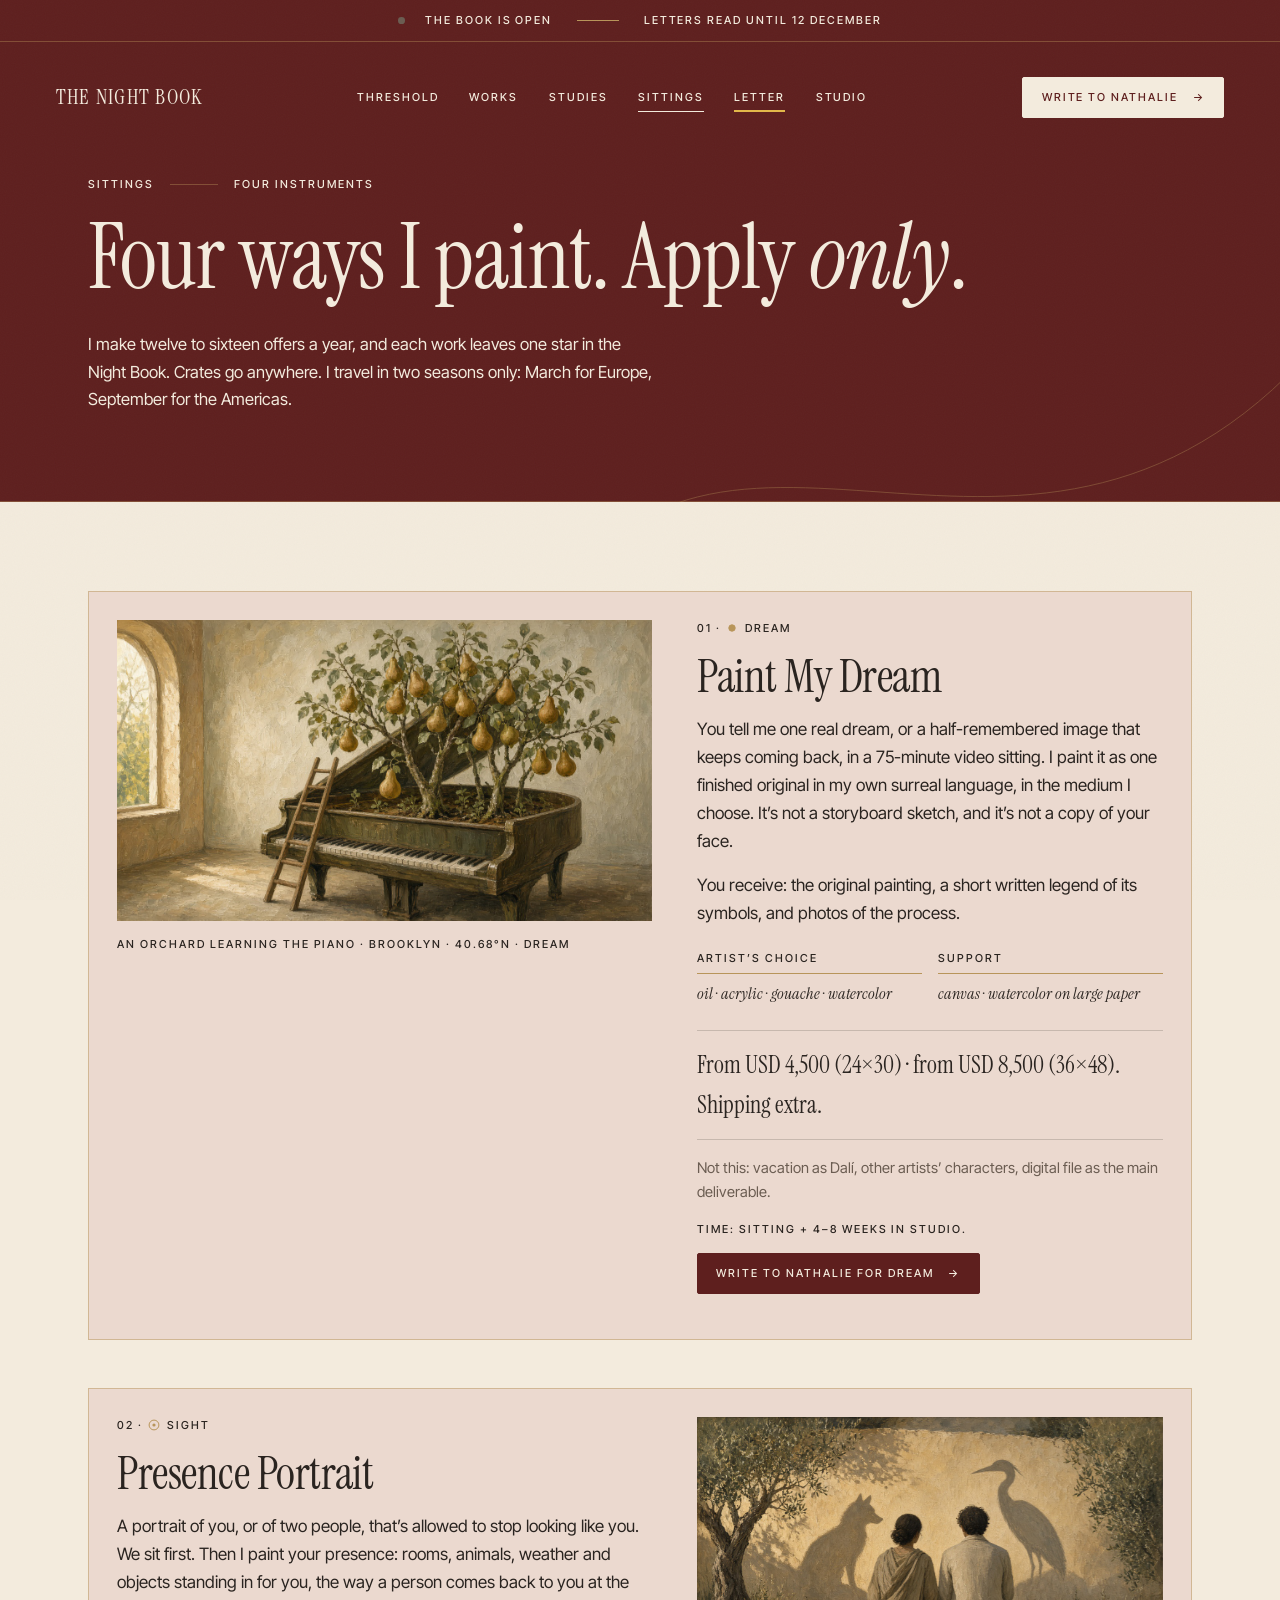
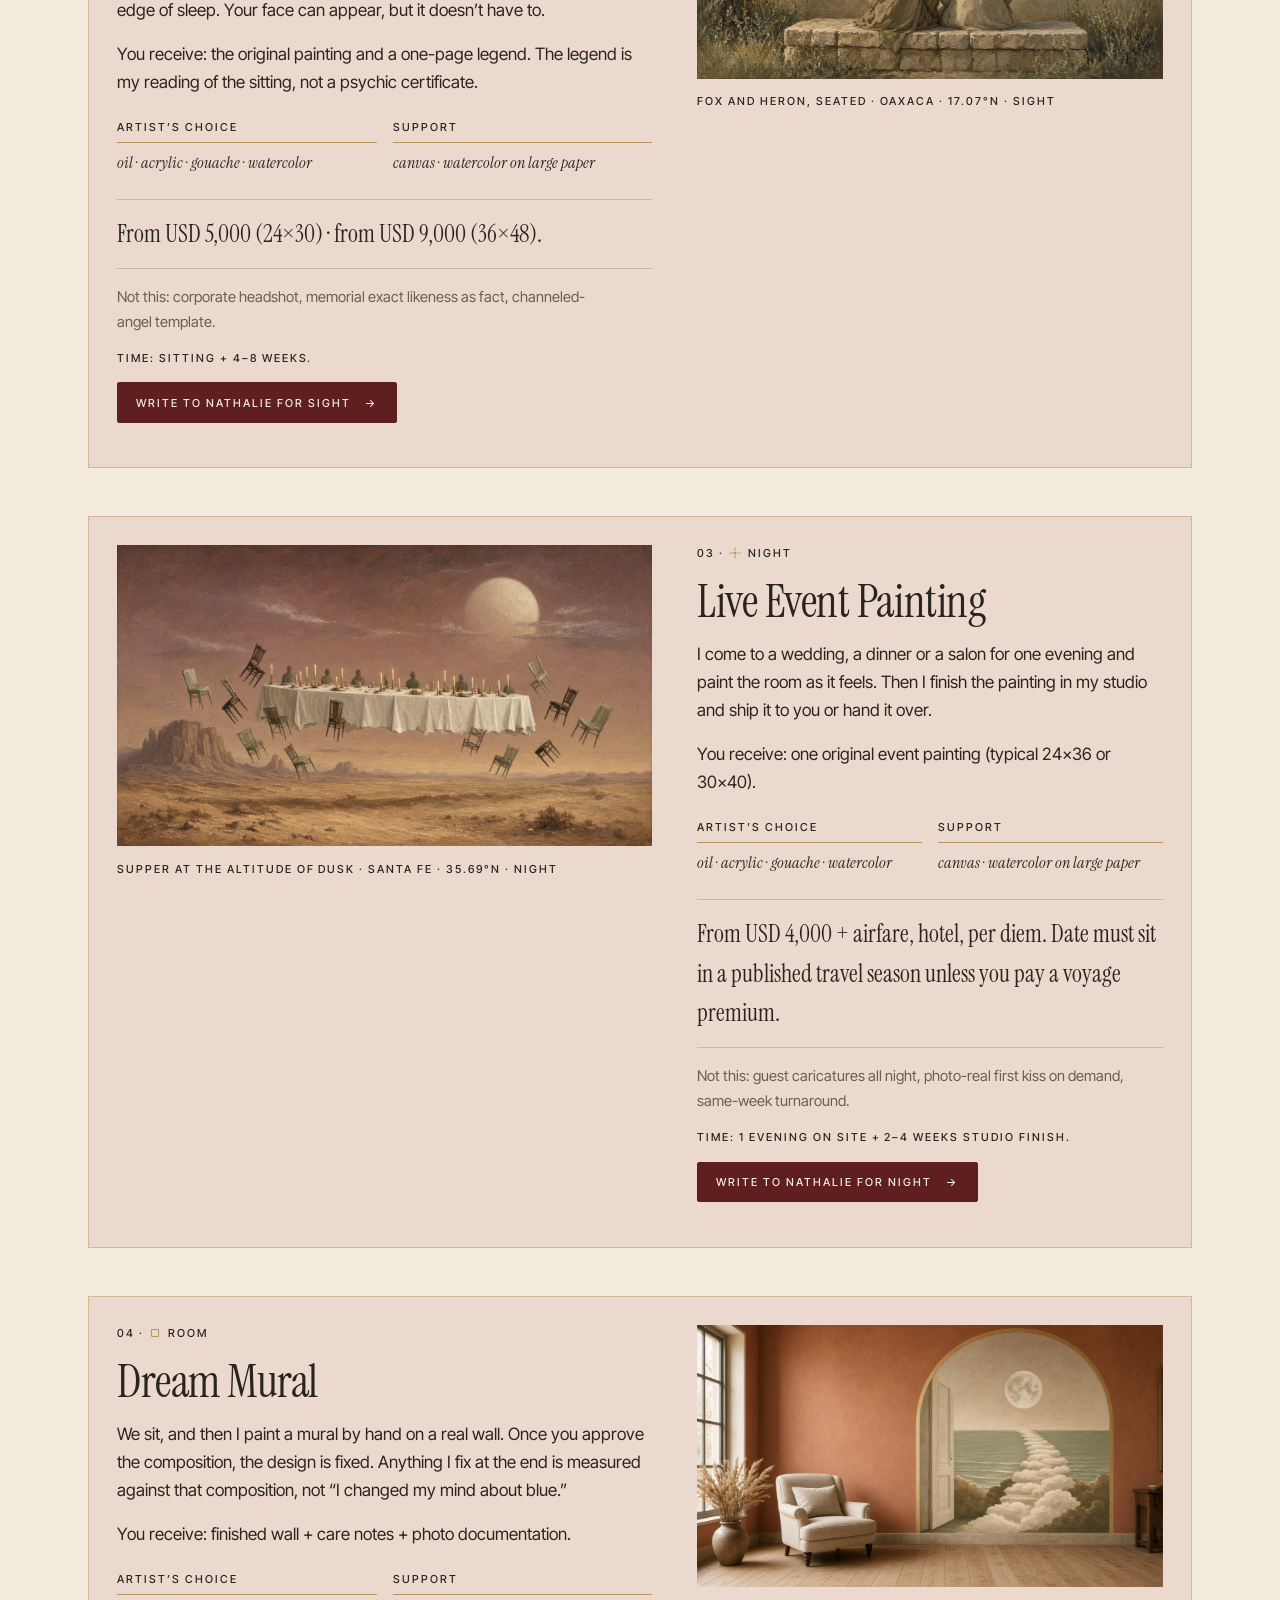
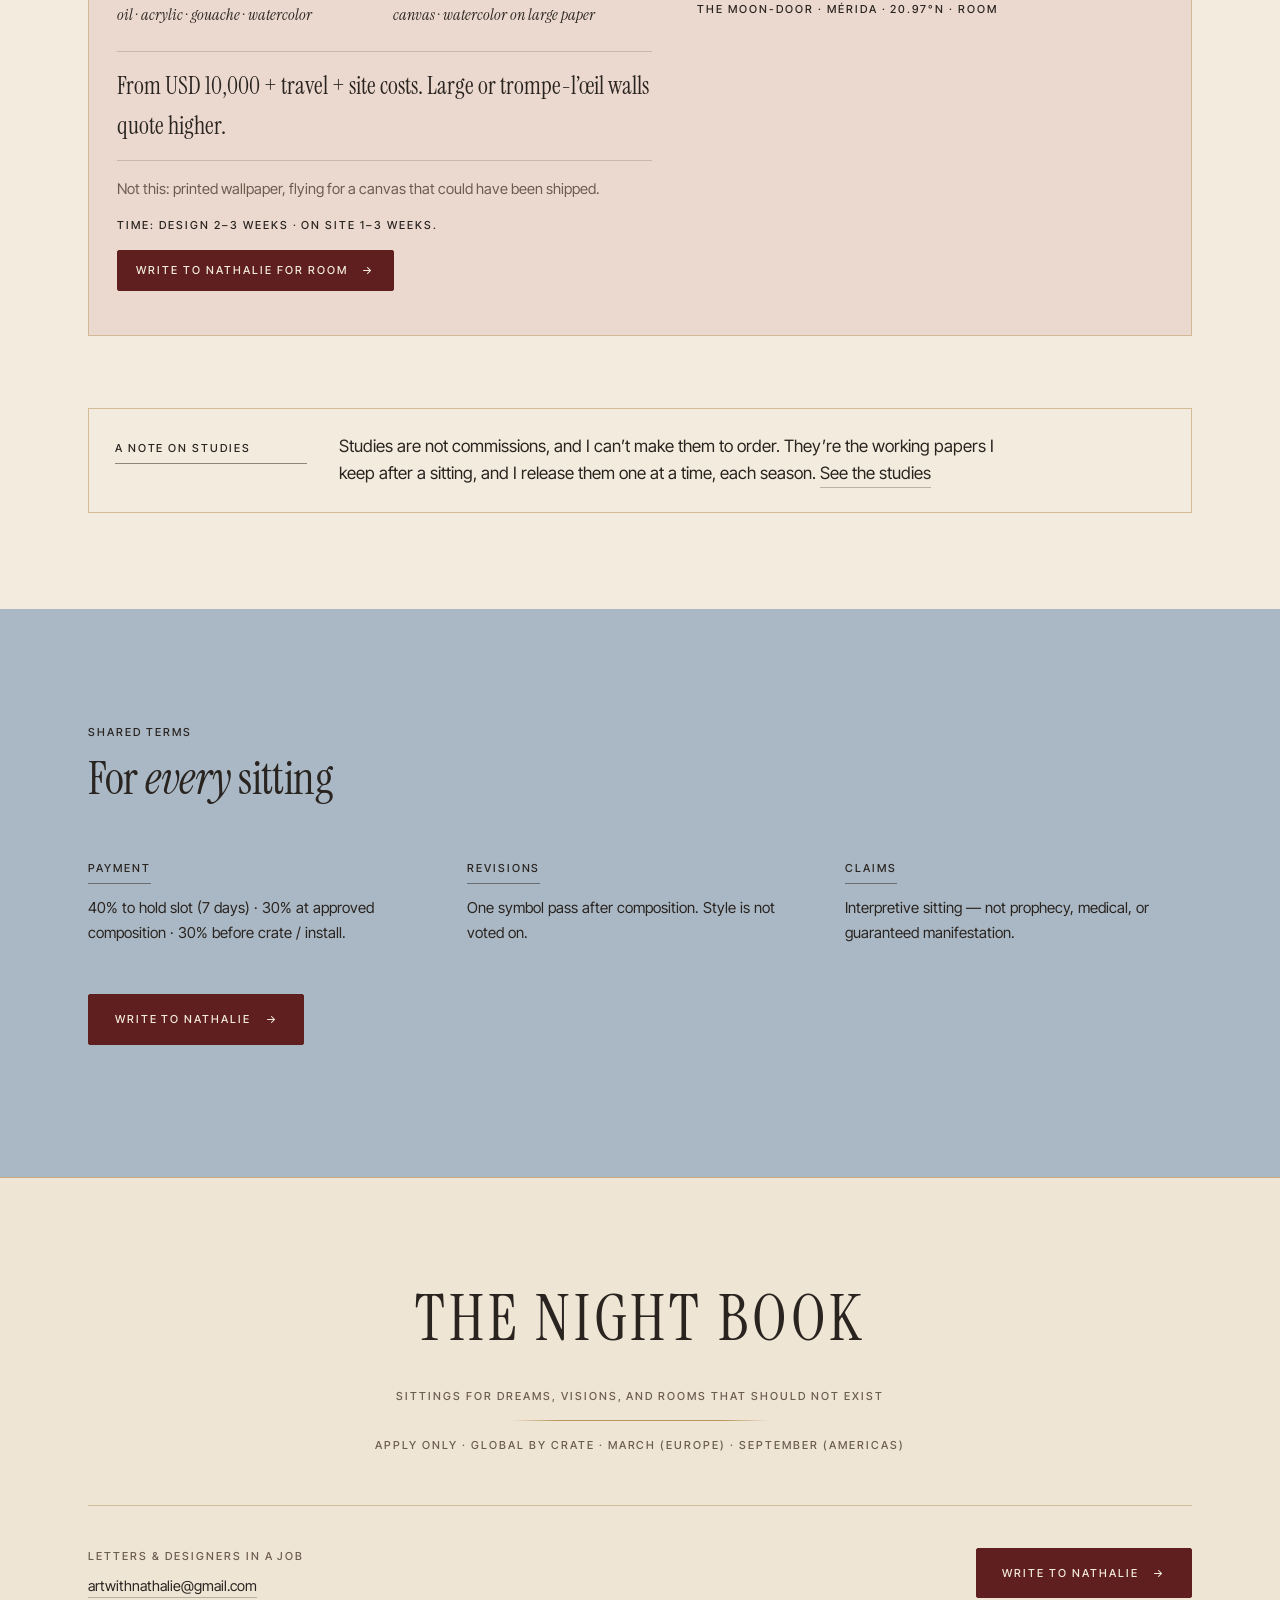
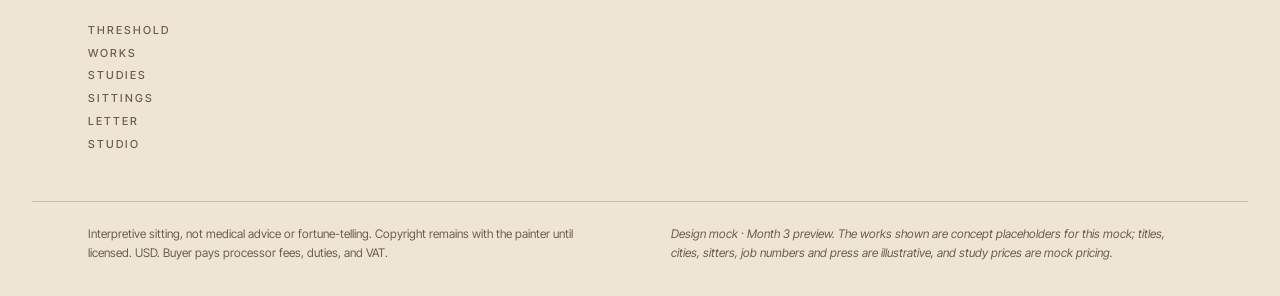
<file: sittings.html>
<!DOCTYPE html>
<html lang="en">
<head>
<meta charset="utf-8">
<meta name="viewport" content="width=device-width, initial-scale=1">
<title>Sittings — The Night Book</title>
<meta name="description" content="Apply only. Twelve to sixteen offers a year. Four instruments: DREAM, SIGHT, NIGHT, ROOM.">
<meta name="robots" content="noindex, nofollow">
<meta name="theme-color" content="#A9B8C4">
<link rel="preconnect" href="https://fonts.googleapis.com">
<link rel="preconnect" href="https://fonts.gstatic.com" crossorigin>
<link href="https://fonts.googleapis.com/css2?family=Instrument+Serif:ital@0;1&family=Inter+Tight:wght@400;500&display=swap" rel="stylesheet">
<link rel="stylesheet" href="css/styles.css">
<script>document.documentElement.classList.add("js")</script>
</head>
<body class="">
<svg class="sprite" width="0" height="0" aria-hidden="true" focusable="false" style="position:absolute;width:0;height:0;overflow:hidden"><defs><symbol id="m-dream" viewBox="0 0 12 12"><circle cx="6" cy="6" r="3.2" fill="#B8955A" stroke="#B8955A" stroke-width="1" vector-effect="non-scaling-stroke"/></symbol><symbol id="m-sight" viewBox="0 0 12 12"><circle cx="6" cy="6" r="1.6" fill="#B8955A"/><circle cx="6" cy="6" r="4.9" fill="none" stroke="#B8955A" stroke-width="1" vector-effect="non-scaling-stroke"/></symbol><symbol id="m-night" viewBox="0 0 12 12"><circle cx="6" cy="6" r="1.6" fill="#B8955A"/><path d="M6 .6V3.4M6 8.6v2.8M.6 6h2.8M8.6 6h2.8" fill="none" stroke="#B8955A" stroke-width="1" vector-effect="non-scaling-stroke"/></symbol><symbol id="m-room" viewBox="0 0 12 12"><rect x="2.5" y="2.5" width="7" height="7" fill="none" stroke="#B8955A" stroke-width="1" vector-effect="non-scaling-stroke"/></symbol></defs></svg>
<a class="skip" href="#main">Skip to content</a>
<div class="progress" aria-hidden="true"><span></span></div>
<header class="site-header">
  <div class="status"><span class="dot" aria-hidden="true"></span>The Book is open<span class="dash" aria-hidden="true"></span>letters read until 12 December</div>
  <div class="site-header__row">
    <a class="wordmark" href="index.html" aria-label="The Night Book, home">The Night Book</a>
    <nav class="nav" aria-label="Primary"><a href="index.html" class="nav__home">Threshold</a><a href="works.html">Works</a><a href="studies.html">Studies</a><a href="sittings.html" aria-current="page">Sittings</a><a href="letter.html" class="nav__letter">Letter</a><a href="studio.html">Studio</a></nav>
    <a class="pill pill--sm header-cta" href="letter.html">Write to Nathalie <span class="arr" aria-hidden="true">→</span></a>
  </div>
</header>
<main id="main">
<section class="intro night" data-vt="Twelve to sixteen offers a year">
  <svg class="arcs" viewBox="0 0 800 800" aria-hidden="true" focusable="false"><path d="M40 620 C 220 420, 520 760, 780 300" fill="none" stroke="currentColor" stroke-width=".8"/></svg>
  <div class="wrap intro__in">
    <p class="eyebrow">Sittings<span class="dash" aria-hidden="true"></span>four instruments</p>
    <h1 class="display">Four ways I paint. Apply <em class="blood">only</em>.</h1>
    <p class="lead">I make twelve to sixteen offers a year, and each work leaves one star in the Night Book. Crates go anywhere. I travel in two seasons only: March for Europe, September for the Americas.</p>
    
  </div>
</section>
<div class="wrap sitt reveal-group"><section class="xcard xcard--sitting" id="dream" data-vt="01 · DREAM · Paint My Dream">
  <div class="xcard__fig"><div class="mat"><div class="media xcard__img" data-view><img src="images/piano-orchard.jpg" width="1280" height="720" loading="lazy" decoding="async" alt="An Orchard Learning the Piano, oil on canvas, 36 × 64 in, 2026, Brooklyn." style="object-position:62% 50%"></div></div><p class="caps fig-cap cap">An Orchard Learning the Piano · Brooklyn · 40.68°N · DREAM</p></div>
  <div class="xcard__body cap">
    <p class="caps mark">01 · <svg class="smark" width="12" height="12" aria-hidden="true" focusable="false"><use href="#m-dream"/></svg>DREAM</p>
    <h2 class="h2">Paint My Dream</h2>
    <p>You tell me one real dream, or a half-remembered image that keeps coming back, in a 75-minute video sitting. I paint it as one finished original in my own surreal language, in the medium I choose. It’s not a storyboard sketch, and it’s not a copy of your face.</p><p>You receive: the original painting, a short written legend of its symbols, and photos of the process.</p>
    <div class="facts">
  <div><p class="fact__label">Artist’s choice</p><p class="fact__line">oil · acrylic · gouache · watercolor</p></div>
  <div><p class="fact__label">Support</p><p class="fact__line">canvas · watercolor on large paper</p></div>
</div>
    <p class="floor">From USD 4,500 (24×30) · from USD 8,500 (36×48). Shipping extra.</p>
    <p class="not">Not this: vacation as Dalí, other artists’ characters, digital file as the main deliverable.</p>
    <p class="time caps">Time: sitting + 4–8 weeks in studio.</p>
    <p class="xcard__action"><a class="pill pill--cream pill--sm" href="letter.html?instrument=DREAM">Write to Nathalie for DREAM <span class="arr" aria-hidden="true">→</span></a></p>
  </div>
</section><section class="xcard xcard--sitting xcard--flip" id="sight" data-vt="02 · SIGHT · Presence Portrait">
  <div class="xcard__fig"><div class="mat"><div class="media xcard__img" data-view><img src="images/shadow-pair.jpg" width="1280" height="720" loading="lazy" decoding="async" alt="Fox and Heron, Seated, acrylic on canvas, 30 × 53 in, 2026, Oaxaca." style="object-position:58% 50%"></div></div><p class="caps fig-cap cap">Fox and Heron, Seated · Oaxaca · 17.07°N · SIGHT</p></div>
  <div class="xcard__body cap">
    <p class="caps mark">02 · <svg class="smark" width="12" height="12" aria-hidden="true" focusable="false"><use href="#m-sight"/></svg>SIGHT</p>
    <h2 class="h2">Presence Portrait</h2>
    <p>A portrait of you, or of two people, that’s allowed to stop looking like you. We sit first. Then I paint your presence: rooms, animals, weather and objects standing in for you, the way a person comes back to you at the edge of sleep. Your face can appear, but it doesn’t have to.</p><p>You receive: the original painting and a one-page legend. The legend is my reading of the sitting, not a psychic certificate.</p>
    <div class="facts">
  <div><p class="fact__label">Artist’s choice</p><p class="fact__line">oil · acrylic · gouache · watercolor</p></div>
  <div><p class="fact__label">Support</p><p class="fact__line">canvas · watercolor on large paper</p></div>
</div>
    <p class="floor">From USD 5,000 (24×30) · from USD 9,000 (36×48).</p>
    <p class="not">Not this: corporate headshot, memorial exact likeness as fact, channeled-angel template.</p>
    <p class="time caps">Time: sitting + 4–8 weeks.</p>
    <p class="xcard__action"><a class="pill pill--cream pill--sm" href="letter.html?instrument=SIGHT">Write to Nathalie for SIGHT <span class="arr" aria-hidden="true">→</span></a></p>
  </div>
</section><section class="xcard xcard--sitting" id="night" data-vt="03 · NIGHT · Live Event Painting">
  <div class="xcard__fig"><div class="mat"><div class="media xcard__img" data-view><img src="images/floating-dinner.jpg" width="1280" height="720" loading="lazy" decoding="async" alt="Supper at the Altitude of Dusk, oil on canvas, 30 × 53 in, 2026, Santa Fe." style="object-position:50% 50%"></div></div><p class="caps fig-cap cap">Supper at the Altitude of Dusk · Santa Fe · 35.69°N · NIGHT</p></div>
  <div class="xcard__body cap">
    <p class="caps mark">03 · <svg class="smark" width="12" height="12" aria-hidden="true" focusable="false"><use href="#m-night"/></svg>NIGHT</p>
    <h2 class="h2">Live Event Painting</h2>
    <p>I come to a wedding, a dinner or a salon for one evening and paint the room as it feels. Then I finish the painting in my studio and ship it to you or hand it over.</p><p>You receive: one original event painting (typical 24×36 or 30×40).</p>
    <div class="facts">
  <div><p class="fact__label">Artist’s choice</p><p class="fact__line">oil · acrylic · gouache · watercolor</p></div>
  <div><p class="fact__label">Support</p><p class="fact__line">canvas · watercolor on large paper</p></div>
</div>
    <p class="floor">From USD 4,000 + airfare, hotel, per diem. Date must sit in a published travel season unless you pay a voyage premium.</p>
    <p class="not">Not this: guest caricatures all night, photo-real first kiss on demand, same-week turnaround.</p>
    <p class="time caps">Time: 1 evening on site + 2–4 weeks studio finish.</p>
    <p class="xcard__action"><a class="pill pill--cream pill--sm" href="letter.html?instrument=NIGHT">Write to Nathalie for NIGHT <span class="arr" aria-hidden="true">→</span></a></p>
  </div>
</section><section class="xcard xcard--sitting xcard--flip" id="room" data-vt="04 · ROOM · Dream Mural">
  <div class="xcard__fig"><div class="mat"><div class="media xcard__img" data-view><img src="images/moon-door-mural.jpg" width="1280" height="720" loading="lazy" decoding="async" alt="The Moon-Door, acrylic on lime-plaster wall, Wall, 9 × 12 ft, 2026, Mérida." style="object-position:68% 50%"></div></div><p class="caps fig-cap cap">The Moon-Door · Mérida · 20.97°N · ROOM</p></div>
  <div class="xcard__body cap">
    <p class="caps mark">04 · <svg class="smark" width="12" height="12" aria-hidden="true" focusable="false"><use href="#m-room"/></svg>ROOM</p>
    <h2 class="h2">Dream Mural</h2>
    <p>We sit, and then I paint a mural by hand on a real wall. Once you approve the composition, the design is fixed. Anything I fix at the end is measured against that composition, not “I changed my mind about blue.”</p><p>You receive: finished wall + care notes + photo documentation.</p>
    <div class="facts">
  <div><p class="fact__label">Artist’s choice</p><p class="fact__line">oil · acrylic · gouache · watercolor</p></div>
  <div><p class="fact__label">Support</p><p class="fact__line">canvas · watercolor on large paper</p></div>
</div>
    <p class="floor">From USD 10,000 + travel + site costs. Large or trompe-l’œil walls quote higher.</p>
    <p class="not">Not this: printed wallpaper, flying for a canvas that could have been shipped.</p>
    <p class="time caps">Time: design 2–3 weeks · on site 1–3 weeks.</p>
    <p class="xcard__action"><a class="pill pill--cream pill--sm" href="letter.html?instrument=ROOM">Write to Nathalie for ROOM <span class="arr" aria-hidden="true">→</span></a></p>
  </div>
</section></div>
<div class="wrap">
  <aside class="study-note reveal" aria-label="A note on studies">
    <p class="lcard__cat">A note on studies</p>
    <p>Studies are not commissions, and I can’t make them to order. They’re the working papers I keep after a sitting, and I release them one at a time, each season. <a class="ulink" href="studies.html">See the studies</a></p>
  </aside>
</div>
<section class="section section--linen" data-vt="Shared terms">
  <div class="wrap">
    <div class="sec-head reveal"><p class="eyebrow">Shared terms</p><h2 class="h2">For <em class="blood">every</em> sitting</h2></div>
    <div class="terms reveal">
      <div><p class="lcard__cat">Payment</p><p>40% to hold slot (7 days) · 30% at approved composition · 30% before crate / install.</p></div>
      <div><p class="lcard__cat">Revisions</p><p>One symbol pass after composition. Style is not voted on.</p></div>
      <div><p class="lcard__cat">Claims</p><p>Interpretive sitting — not prophecy, medical, or guaranteed manifestation.</p></div>
    </div>
    <p class="reveal" style="margin-top:3rem"><a class="pill pill--dark" href="letter.html">Write to Nathalie <span class="arr" aria-hidden="true">→</span></a></p>
  </div>
</section>
</main>
<footer class="site-footer">
  <div class="wrap foot">
    <div class="foot__side">
      <p class="caps">Letters &amp; designers in a job</p>
      <p><a class="ulink" href="mailto:artwithnathalie@gmail.com">artwithnathalie@gmail.com</a></p>
      <nav class="foot__nav" aria-label="Footer"><a href="index.html">Threshold</a><a href="works.html">Works</a><a href="studies.html">Studies</a><a href="sittings.html">Sittings</a><a href="letter.html">Letter</a><a href="studio.html">Studio</a></nav>
    </div>
    <div class="foot__center">
      <a class="wordmark wordmark--lg" href="index.html">The Night Book</a>
      <p class="caps foot__tag">Sittings for dreams, visions, and rooms that should not exist</p>
      <span class="divider" aria-hidden="true"></span>
      <p class="caps foot__tag foot__tag--sub">Apply only · global by crate · March (Europe) · September (Americas)</p>
    </div>
    <div class="foot__side foot__side--right">
      <a class="pill" href="letter.html">Write to Nathalie <span class="arr" aria-hidden="true">→</span></a>
    </div>
  </div>
  <div class="wrap legal">
    <p>Interpretive sitting, not medical advice or fortune-telling. Copyright remains with the painter until licensed. USD. Buyer pays processor fees, duties, and VAT.</p>
    <p class="mock-note">Design mock · Month 3 preview. The works shown are concept placeholders for this mock; titles, cities, sitters, job numbers and press are illustrative, and study prices are mock pricing.</p>
  </div>
</footer>
<div class="lightbox" data-lightbox hidden role="dialog" aria-modal="true" aria-labelledby="lb-title">
  <div class="lightbox__inner">
    <figure class="lightbox__fig"><img data-lb-img alt=""></figure>
    <div class="lightbox__text">
      <p class="caps" data-lb-count></p>
      <h2 id="lb-title" data-lb-title></h2>
      <p class="legend" data-lb-legend></p>
      <dl class="ledger" data-lb-ledger></dl>
      <div class="lightbox__nav">
        <button type="button" class="pill pill--sm" data-lb-prev aria-label="Previous">← Prev</button>
        <button type="button" class="pill pill--sm" data-lb-next aria-label="Next">Next →</button>
      </div>
    </div>
    <button type="button" class="lightbox__close" data-lb-close aria-label="Close">Close ✕</button>
  </div>
</div>
<script src="js/site.js"></script>
</body>
</html>
</file>
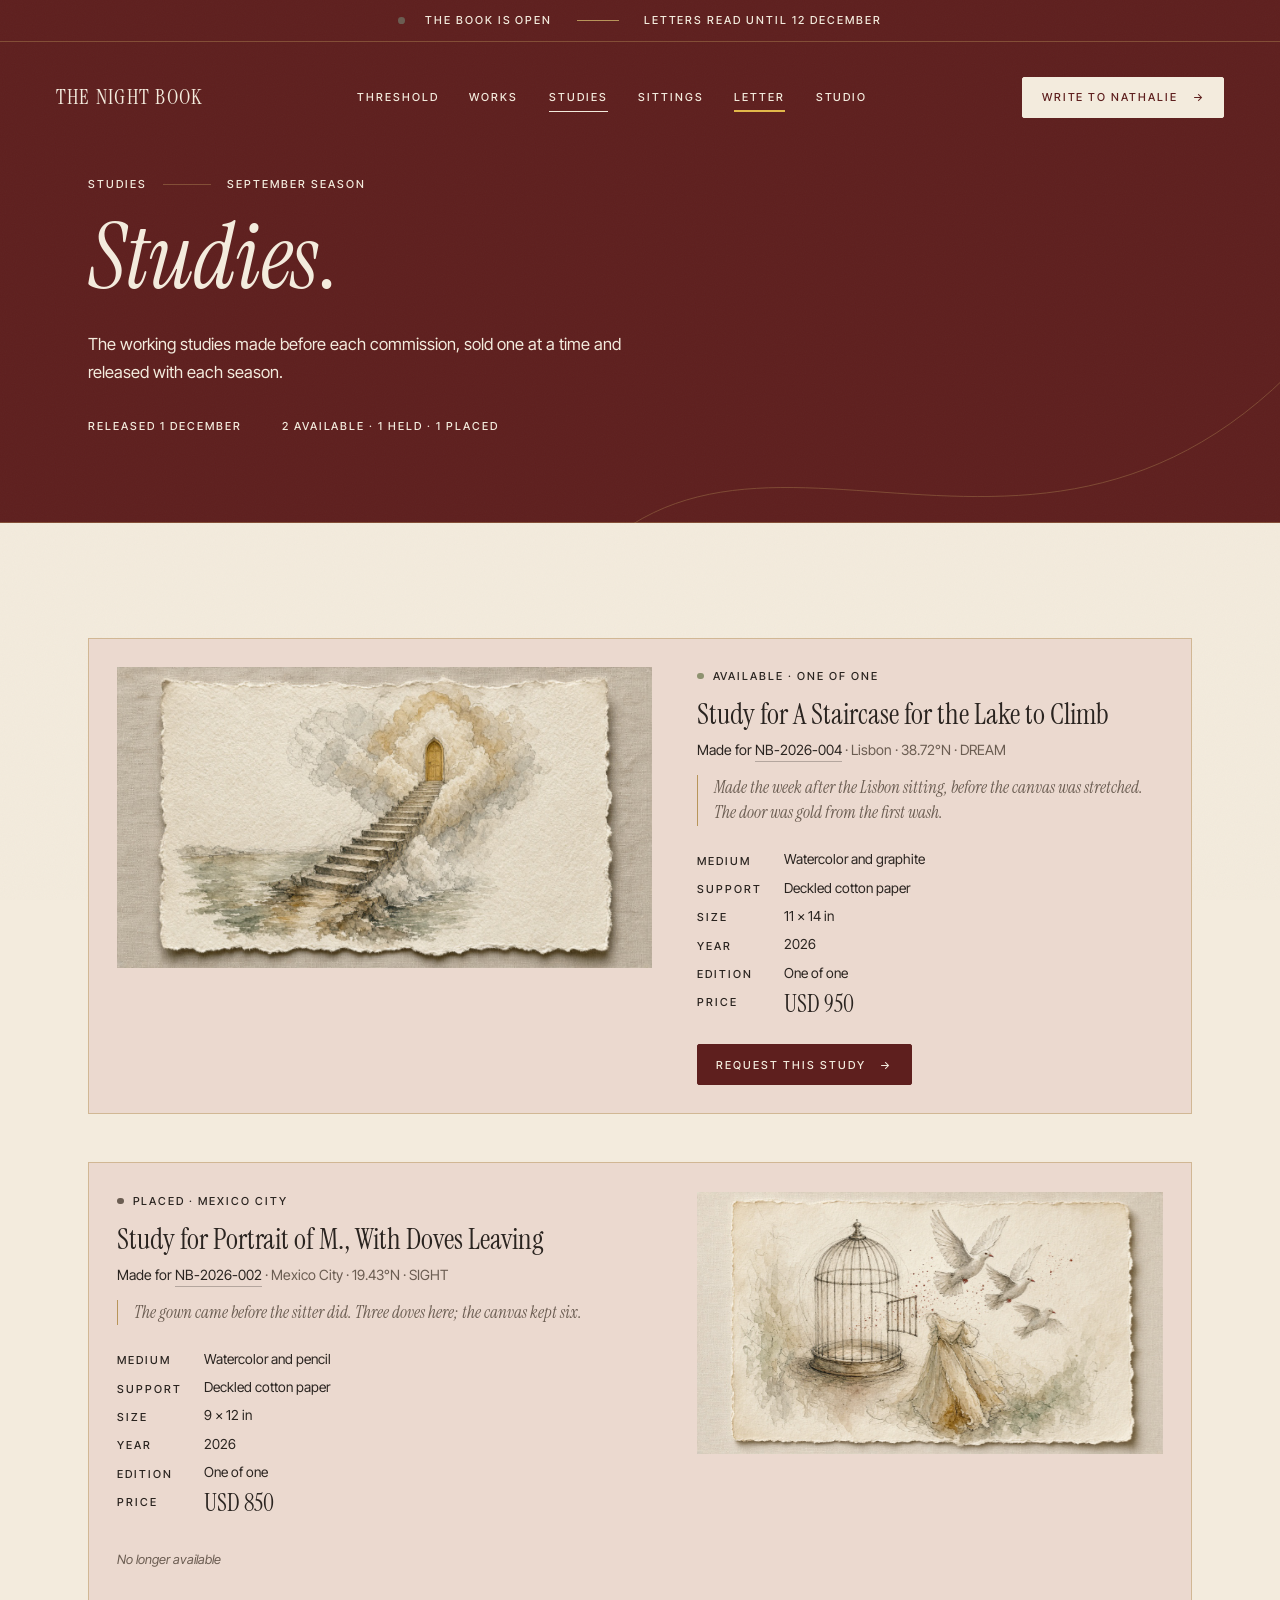
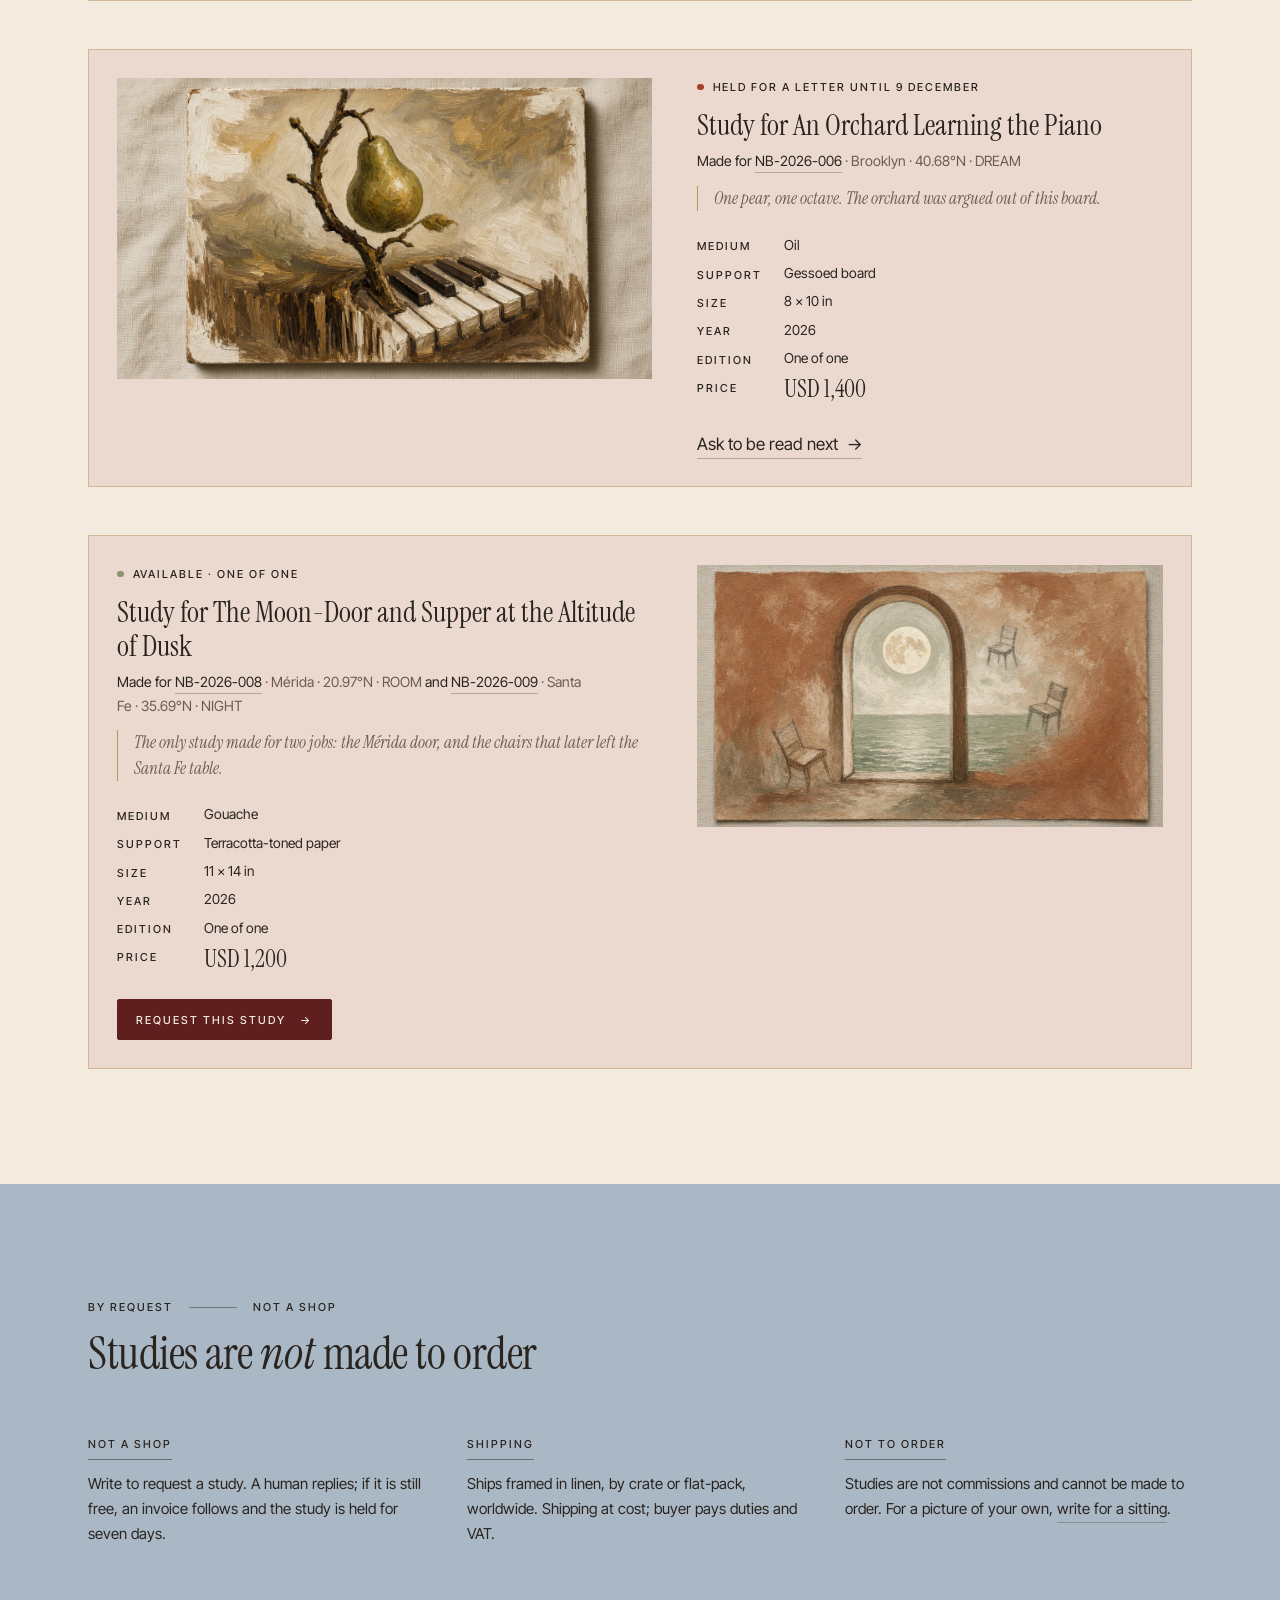
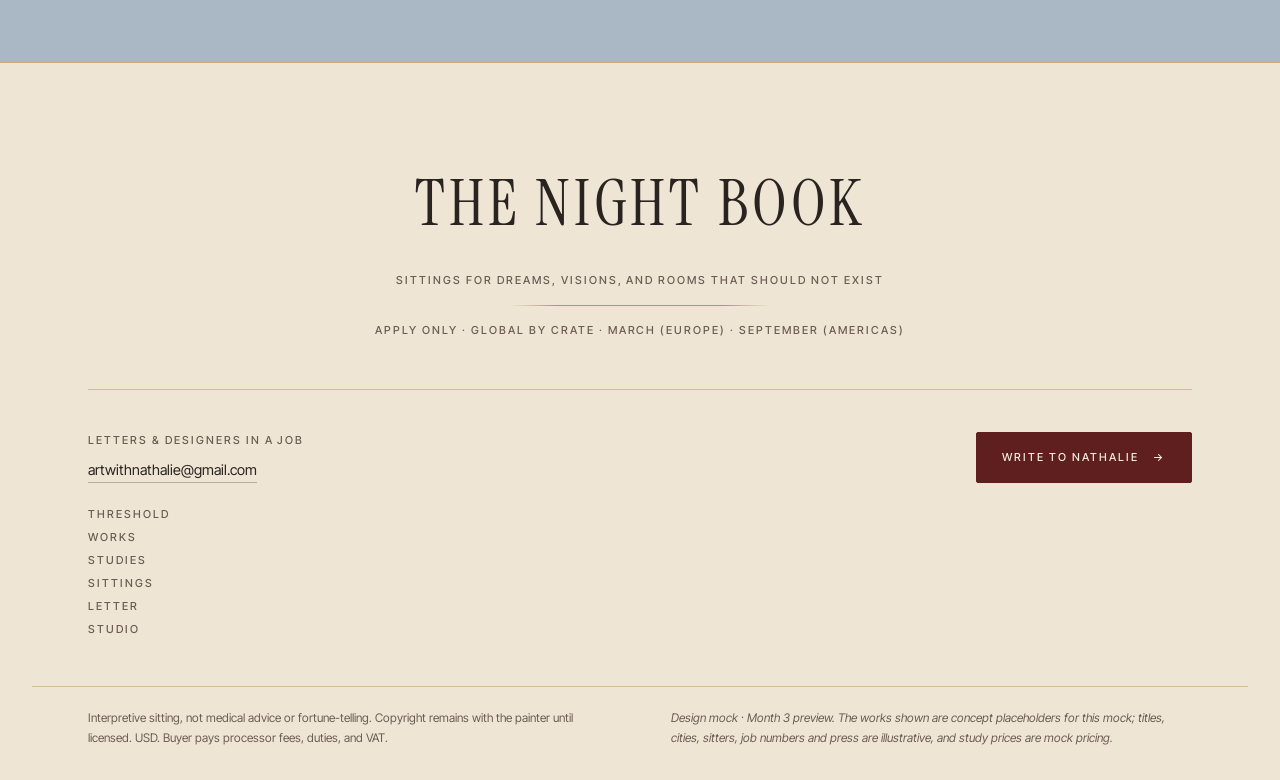
<file: studies.html>
<!DOCTYPE html>
<html lang="en">
<head>
<meta charset="utf-8">
<meta name="viewport" content="width=device-width, initial-scale=1">
<title>Studies — The Night Book</title>
<meta name="description" content="The working studies made before each commission, sold one at a time and released with each season.">
<meta name="robots" content="noindex, nofollow">
<meta name="theme-color" content="#A9B8C4">
<link rel="preconnect" href="https://fonts.googleapis.com">
<link rel="preconnect" href="https://fonts.gstatic.com" crossorigin>
<link href="https://fonts.googleapis.com/css2?family=Instrument+Serif:ital@0;1&family=Inter+Tight:wght@400;500&display=swap" rel="stylesheet">
<link rel="stylesheet" href="css/styles.css">
<script>document.documentElement.classList.add("js")</script>
</head>
<body class="">

<a class="skip" href="#main">Skip to content</a>
<div class="progress" aria-hidden="true"><span></span></div>
<header class="site-header">
  <div class="status"><span class="dot" aria-hidden="true"></span>The Book is open<span class="dash" aria-hidden="true"></span>letters read until 12 December</div>
  <div class="site-header__row">
    <a class="wordmark" href="index.html" aria-label="The Night Book, home">The Night Book</a>
    <nav class="nav" aria-label="Primary"><a href="index.html" class="nav__home">Threshold</a><a href="works.html">Works</a><a href="studies.html" aria-current="page">Studies</a><a href="sittings.html">Sittings</a><a href="letter.html" class="nav__letter">Letter</a><a href="studio.html">Studio</a></nav>
    <a class="pill pill--sm header-cta" href="letter.html">Write to Nathalie <span class="arr" aria-hidden="true">→</span></a>
  </div>
</header>
<main id="main">
<section class="intro night" data-vt="Four studies · one of one">
  <svg class="arcs" viewBox="0 0 800 800" aria-hidden="true" focusable="false"><path d="M40 620 C 220 420, 520 760, 780 300" fill="none" stroke="currentColor" stroke-width=".8"/></svg>
  <div class="wrap intro__in">
    <p class="eyebrow">Studies<span class="dash" aria-hidden="true"></span>September season</p>
    <h1 class="display"><em class="blood">Studies</em>.</h1>
    <p class="lead">The working studies made before each commission, sold one at a time and released with each season.</p>
    <p class="intro__meta caps"><span>Released 1 December</span><span>2 available · 1 held · 1 placed</span></p>
  </div>
</section>
<section class="section" data-vt="2 available · 1 held · 1 placed">
  <div class="wrap xcards reveal-group"><article class="xcard" id="s-004" data-lb-item>
  <div class="mat"><div class="media xcard__img" data-view data-lb-open tabindex="0" role="button" aria-label="Open Study for A Staircase for the Lake to Climb full screen"><img src="images/studies/study-stair.jpg" width="1280" height="720" loading="lazy" decoding="async" alt="Study for A Staircase for the Lake to Climb, watercolor and graphite on deckled cotton paper, 11 × 14 in, 2026."></div></div>
  <div class="xcard__body cap">
    <p class="status status--available"><span aria-hidden="true"></span>Available · one of one</p>
    <h3 data-lb-t>Study for A Staircase for the Lake to Climb</h3>
    <p class="xcard__for">Made for <a class="ulink nowrap" href="works.html#nb-2026-004">NB-2026-004</a> <span class="muted">· Lisbon · 38.72°N · DREAM</span></p>
    <p class="legend" data-lb-l>Made the week after the Lisbon sitting, before the canvas was stretched. The door was gold from the first wash.</p>
    <dl class="ledger" data-lb-d>
      <dt>Medium</dt><dd>Watercolor and graphite</dd>
      <dt>Support</dt><dd>Deckled cotton paper</dd>
      <dt>Size</dt><dd>11 × 14 in</dd>
      <dt>Year</dt><dd>2026</dd>
      <dt>Edition</dt><dd>One of one</dd>
      <dt>Price</dt><dd class="price">USD 950</dd>
    </dl>
    <p class="xcard__action"><a class="pill pill--cream pill--sm" href="letter.html?instrument=STUDY&amp;study=S-004">Request this study <span class="arr" aria-hidden="true">→</span></a></p>
  </div>
</article><article class="xcard xcard--flip" id="s-002" data-lb-item>
  <div class="mat"><div class="media xcard__img" data-view data-lb-open tabindex="0" role="button" aria-label="Open Study for Portrait of M., With Doves Leaving full screen"><img src="images/studies/study-doves.jpg" width="1280" height="720" loading="lazy" decoding="async" alt="Study for Portrait of M., With Doves Leaving, watercolor and pencil on deckled cotton paper, 9 × 12 in, 2026."></div></div>
  <div class="xcard__body cap">
    <p class="status status--placed"><span aria-hidden="true"></span>Placed · Mexico City</p>
    <h3 data-lb-t>Study for Portrait of M., With Doves Leaving</h3>
    <p class="xcard__for">Made for <a class="ulink nowrap" href="works.html#nb-2026-002">NB-2026-002</a> <span class="muted">· Mexico City · 19.43°N · SIGHT</span></p>
    <p class="legend" data-lb-l>The gown came before the sitter did. Three doves here; the canvas kept six.</p>
    <dl class="ledger" data-lb-d>
      <dt>Medium</dt><dd>Watercolor and pencil</dd>
      <dt>Support</dt><dd>Deckled cotton paper</dd>
      <dt>Size</dt><dd>9 × 12 in</dd>
      <dt>Year</dt><dd>2026</dd>
      <dt>Edition</dt><dd>One of one</dd>
      <dt>Price</dt><dd class="price">USD 850</dd>
    </dl>
    <p class="xcard__action"><span class="muted small-note">No longer available</span></p>
  </div>
</article><article class="xcard" id="s-006" data-lb-item>
  <div class="mat"><div class="media xcard__img" data-view data-lb-open tabindex="0" role="button" aria-label="Open Study for An Orchard Learning the Piano full screen"><img src="images/studies/study-pear.jpg" width="1280" height="720" loading="lazy" decoding="async" alt="Study for An Orchard Learning the Piano, oil on gessoed board, 8 × 10 in, 2026."></div></div>
  <div class="xcard__body cap">
    <p class="status status--held"><span aria-hidden="true"></span>Held for a letter until 9 December</p>
    <h3 data-lb-t>Study for An Orchard Learning the Piano</h3>
    <p class="xcard__for">Made for <a class="ulink nowrap" href="works.html#nb-2026-006">NB-2026-006</a> <span class="muted">· Brooklyn · 40.68°N · DREAM</span></p>
    <p class="legend" data-lb-l>One pear, one octave. The orchard was argued out of this board.</p>
    <dl class="ledger" data-lb-d>
      <dt>Medium</dt><dd>Oil</dd>
      <dt>Support</dt><dd>Gessoed board</dd>
      <dt>Size</dt><dd>8 × 10 in</dd>
      <dt>Year</dt><dd>2026</dd>
      <dt>Edition</dt><dd>One of one</dd>
      <dt>Price</dt><dd class="price">USD 1,400</dd>
    </dl>
    <p class="xcard__action"><a class="ulink" href="letter.html?instrument=STUDY&amp;study=S-006">Ask to be read next <span class="arr" aria-hidden="true">→</span></a></p>
  </div>
</article><article class="xcard xcard--flip" id="s-008" data-lb-item>
  <div class="mat"><div class="media xcard__img" data-view data-lb-open tabindex="0" role="button" aria-label="Open Study for The Moon-Door and Supper at the Altitude of Dusk full screen"><img src="images/studies/study-moon-door.jpg" width="1280" height="720" loading="lazy" decoding="async" alt="Study for The Moon-Door and Supper at the Altitude of Dusk, gouache on terracotta-toned paper, 11 × 14 in, 2026."></div></div>
  <div class="xcard__body cap">
    <p class="status status--available"><span aria-hidden="true"></span>Available · one of one</p>
    <h3 data-lb-t>Study for The Moon-Door and Supper at the Altitude of Dusk</h3>
    <p class="xcard__for">Made for <a class="ulink nowrap" href="works.html#nb-2026-008">NB-2026-008</a> <span class="muted">· Mérida · 20.97°N · ROOM</span> and <a class="ulink nowrap" href="works.html#nb-2026-009">NB-2026-009</a> <span class="muted">· Santa Fe · 35.69°N · NIGHT</span></p>
    <p class="legend" data-lb-l>The only study made for two jobs: the Mérida door, and the chairs that later left the Santa Fe table.</p>
    <dl class="ledger" data-lb-d>
      <dt>Medium</dt><dd>Gouache</dd>
      <dt>Support</dt><dd>Terracotta-toned paper</dd>
      <dt>Size</dt><dd>11 × 14 in</dd>
      <dt>Year</dt><dd>2026</dd>
      <dt>Edition</dt><dd>One of one</dd>
      <dt>Price</dt><dd class="price">USD 1,200</dd>
    </dl>
    <p class="xcard__action"><a class="pill pill--cream pill--sm" href="letter.html?instrument=STUDY&amp;study=S-008">Request this study <span class="arr" aria-hidden="true">→</span></a></p>
  </div>
</article></div>
</section>
<section class="section section--linen" data-vt="By request · not a shop">
  <div class="wrap">
    <div class="sec-head reveal"><p class="eyebrow">By request<span class="dash" aria-hidden="true"></span>not a shop</p><h2 class="h2">Studies are <em class="blood">not</em> made to order</h2></div>
    <div class="terms reveal">
      <div><p class="lcard__cat">Not a shop</p><p>Write to request a study. A human replies; if it is still free, an invoice follows and the study is held for seven days.</p></div>
      <div><p class="lcard__cat">Shipping</p><p>Ships framed in linen, by crate or flat-pack, worldwide. Shipping at cost; buyer pays duties and VAT.</p></div>
      <div><p class="lcard__cat">Not to order</p><p>Studies are not commissions and cannot be made to order. For a picture of your own, <a class="ulink" href="sittings.html">write for a sitting</a>.</p></div>
    </div>
  </div>
</section>
</main>
<footer class="site-footer">
  <div class="wrap foot">
    <div class="foot__side">
      <p class="caps">Letters &amp; designers in a job</p>
      <p><a class="ulink" href="mailto:artwithnathalie@gmail.com">artwithnathalie@gmail.com</a></p>
      <nav class="foot__nav" aria-label="Footer"><a href="index.html">Threshold</a><a href="works.html">Works</a><a href="studies.html">Studies</a><a href="sittings.html">Sittings</a><a href="letter.html">Letter</a><a href="studio.html">Studio</a></nav>
    </div>
    <div class="foot__center">
      <a class="wordmark wordmark--lg" href="index.html">The Night Book</a>
      <p class="caps foot__tag">Sittings for dreams, visions, and rooms that should not exist</p>
      <span class="divider" aria-hidden="true"></span>
      <p class="caps foot__tag foot__tag--sub">Apply only · global by crate · March (Europe) · September (Americas)</p>
    </div>
    <div class="foot__side foot__side--right">
      <a class="pill" href="letter.html">Write to Nathalie <span class="arr" aria-hidden="true">→</span></a>
    </div>
  </div>
  <div class="wrap legal">
    <p>Interpretive sitting, not medical advice or fortune-telling. Copyright remains with the painter until licensed. USD. Buyer pays processor fees, duties, and VAT.</p>
    <p class="mock-note">Design mock · Month 3 preview. The works shown are concept placeholders for this mock; titles, cities, sitters, job numbers and press are illustrative, and study prices are mock pricing.</p>
  </div>
</footer>
<div class="lightbox" data-lightbox hidden role="dialog" aria-modal="true" aria-labelledby="lb-title">
  <div class="lightbox__inner">
    <figure class="lightbox__fig"><img data-lb-img alt=""></figure>
    <div class="lightbox__text">
      <p class="caps" data-lb-count></p>
      <h2 id="lb-title" data-lb-title></h2>
      <p class="legend" data-lb-legend></p>
      <dl class="ledger" data-lb-ledger></dl>
      <div class="lightbox__nav">
        <button type="button" class="pill pill--sm" data-lb-prev aria-label="Previous">← Prev</button>
        <button type="button" class="pill pill--sm" data-lb-next aria-label="Next">Next →</button>
      </div>
    </div>
    <button type="button" class="lightbox__close" data-lb-close aria-label="Close">Close ✕</button>
  </div>
</div>
<script src="js/site.js"></script>
</body>
</html>
</file>
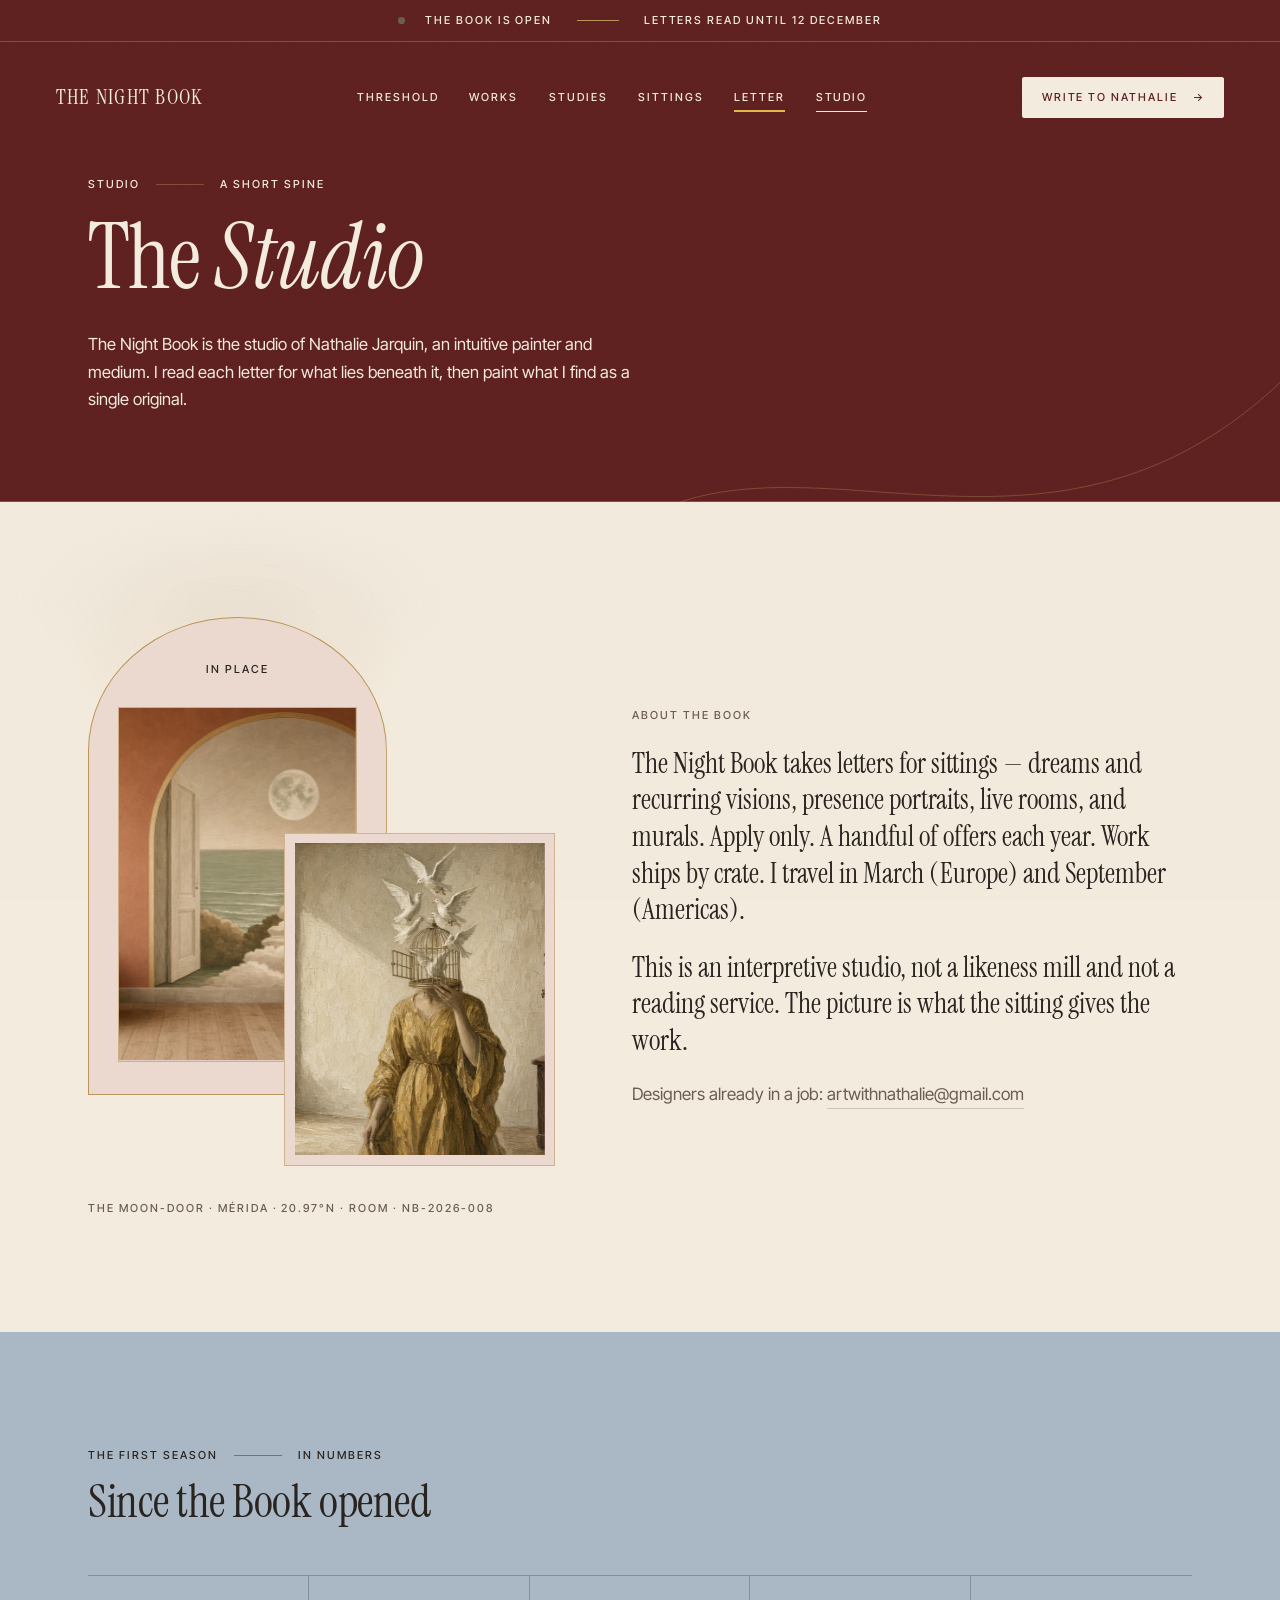
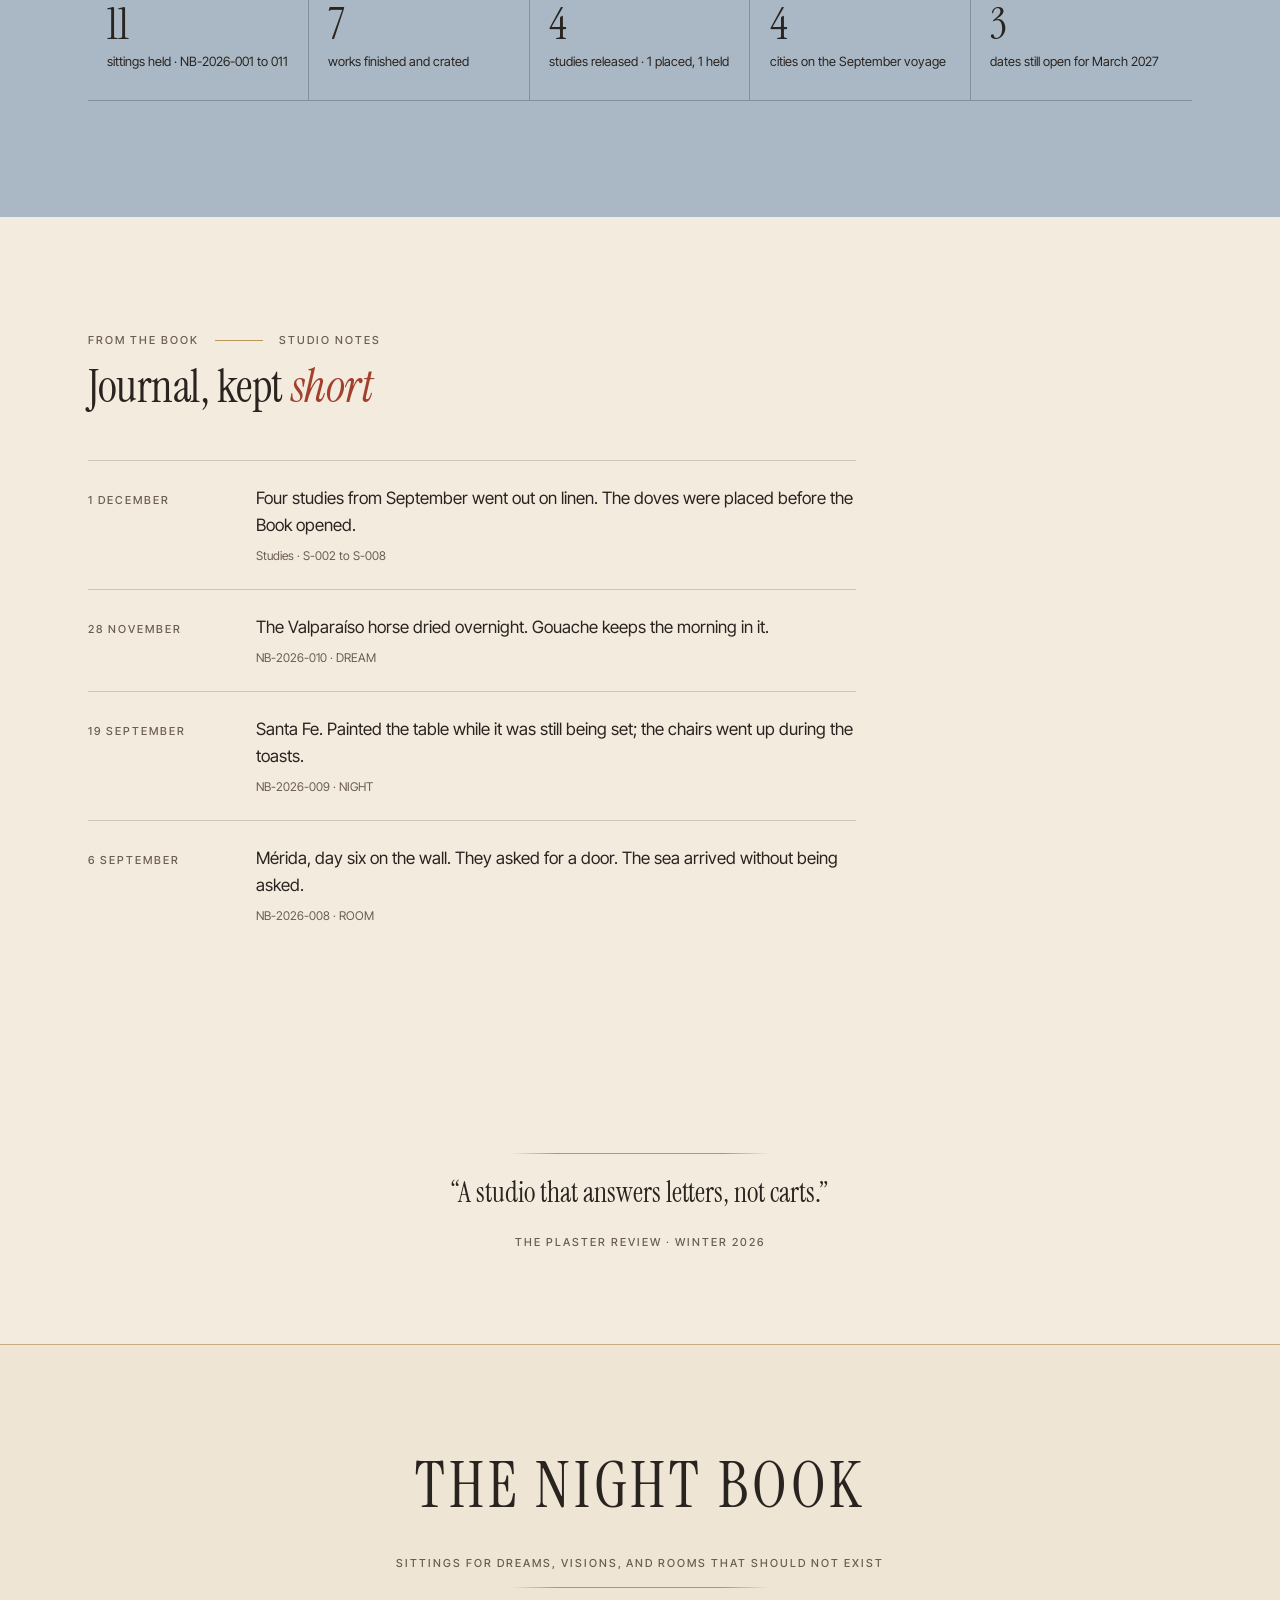
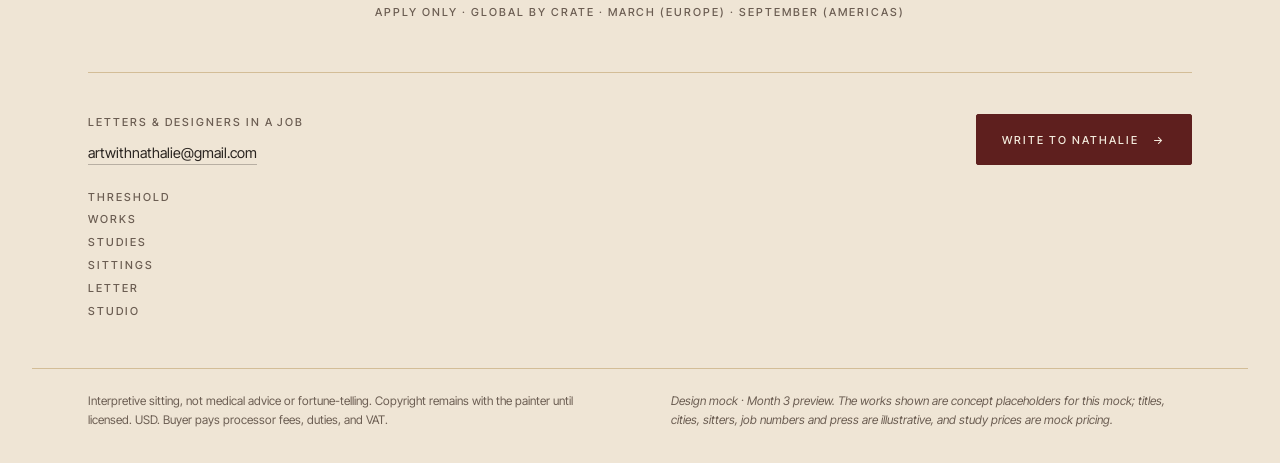
<file: studio.html>
<!DOCTYPE html>
<html lang="en">
<head>
<meta charset="utf-8">
<meta name="viewport" content="width=device-width, initial-scale=1">
<title>Studio — The Night Book</title>
<meta name="description" content="The Night Book is the studio of Nathalie Jarquin, an intuitive painter and medium. I read each letter for what lies beneath it, then paint what I find as a single original.">
<meta name="robots" content="noindex, nofollow">
<meta name="theme-color" content="#A9B8C4">
<link rel="preconnect" href="https://fonts.googleapis.com">
<link rel="preconnect" href="https://fonts.gstatic.com" crossorigin>
<link href="https://fonts.googleapis.com/css2?family=Instrument+Serif:ital@0;1&family=Inter+Tight:wght@400;500&display=swap" rel="stylesheet">
<link rel="stylesheet" href="css/styles.css">
<script>document.documentElement.classList.add("js")</script>
</head>
<body class="">

<a class="skip" href="#main">Skip to content</a>
<div class="progress" aria-hidden="true"><span></span></div>
<header class="site-header">
  <div class="status"><span class="dot" aria-hidden="true"></span>The Book is open<span class="dash" aria-hidden="true"></span>letters read until 12 December</div>
  <div class="site-header__row">
    <a class="wordmark" href="index.html" aria-label="The Night Book, home">The Night Book</a>
    <nav class="nav" aria-label="Primary"><a href="index.html" class="nav__home">Threshold</a><a href="works.html">Works</a><a href="studies.html">Studies</a><a href="sittings.html">Sittings</a><a href="letter.html" class="nav__letter">Letter</a><a href="studio.html" aria-current="page">Studio</a></nav>
    <a class="pill pill--sm header-cta" href="letter.html">Write to Nathalie <span class="arr" aria-hidden="true">→</span></a>
  </div>
</header>
<main id="main">
<section class="intro night" data-vt="Apply only · global by crate">
  <svg class="arcs" viewBox="0 0 800 800" aria-hidden="true" focusable="false"><path d="M40 620 C 220 420, 520 760, 780 300" fill="none" stroke="currentColor" stroke-width=".8"/></svg>
  <div class="wrap intro__in">
    <p class="eyebrow">Studio<span class="dash" aria-hidden="true"></span>a short spine</p>
    <h1 class="display">The <em class="blood">Studio</em></h1>
    <p class="lead">The Night Book is the studio of Nathalie Jarquin, an intuitive painter and medium. I read each letter for what lies beneath it, then paint what I find as a single original.</p>
    
  </div>
</section>
<section class="section" data-vt="About the Book">
  <div class="wrap spine">
    <div class="collage reveal-group">
      <div class="archwrap archwrap--collage"><div class="arch"><span class="arch__top caps" aria-hidden="true">In place</span><div class="arch__win"><img src="images/moon-door-mural.jpg" width="1280" height="720" loading="lazy" decoding="async" alt="The Moon-Door, acrylic on lime-plaster wall, Wall, 9 × 12 ft, 2026, Mérida." style="object-position:68% 50%"></div></div></div>
      <div class="mat collage__b"><div class="media"><img src="images/bird-portrait.jpg" width="1280" height="720" loading="lazy" decoding="async" alt="Portrait of M., With Doves Leaving, oil on canvas, 27 × 48 in, 2026, Mexico City." style="object-position:55% 40%"></div></div>
      <p class="caps collage__cap cap">The Moon-Door · Mérida · 20.97°N · ROOM · NB-2026-008</p>
    </div>
    <div class="spine__text reveal">
      <p class="eyebrow">About the Book</p>
      <p class="spine__lead">The Night Book takes letters for sittings — dreams and recurring visions, presence portraits, live rooms, and murals. Apply only. A handful of offers each year. Work ships by crate. I travel in March (Europe) and September (Americas).</p>
      <p class="spine__lead">This is an interpretive studio, not a likeness mill and not a reading service. The picture is what the sitting gives the work.</p>
      <p class="muted">Designers already in a job: <a class="ulink" href="mailto:artwithnathalie@gmail.com">artwithnathalie@gmail.com</a></p>
    </div>
  </div>
</section>
<section class="section section--linen" data-vt="The first season · in numbers">
  <div class="wrap">
    <div class="sec-head reveal"><p class="eyebrow">The first season<span class="dash" aria-hidden="true"></span>in numbers</p><h2 class="h2">Since the Book opened</h2></div>
    <div class="ledger-big reveal">
      <div><b>11</b><span>sittings held · NB-2026-001 to 011</span></div>
      <div><b>7</b><span>works finished and crated</span></div>
      <div><b>4</b><span>studies released · 1 placed, 1 held</span></div>
      <div><b>4</b><span>cities on the September voyage</span></div>
      <div><b>3</b><span>dates still open for March 2027</span></div>
    </div>
  </div>
</section>
<section class="section" data-vt="From the Book · journal">
  <div class="wrap">
    <div class="sec-head reveal"><p class="eyebrow">From the Book<span class="dash" aria-hidden="true"></span>studio notes</p><h2 class="h2">Journal, kept <em class="blood">short</em></h2></div>
    <ol class="journal">
      <li class="reveal"><time datetime="2026-12-01">1 December</time><p>Four studies from September went out on linen. The doves were placed before the Book opened.<small>Studies · S-002 to S-008</small></p></li>
      <li class="reveal"><time datetime="2026-11-28">28 November</time><p>The Valparaíso horse dried overnight. Gouache keeps the morning in it.<small>NB-2026-010 · DREAM</small></p></li>
      <li class="reveal"><time datetime="2026-09-19">19 September</time><p>Santa Fe. Painted the table while it was still being set; the chairs went up during the toasts.<small>NB-2026-009 · NIGHT</small></p></li>
      <li class="reveal"><time datetime="2026-09-06">6 September</time><p>Mérida, day six on the wall. They asked for a door. The sea arrived without being asked.<small>NB-2026-008 · ROOM</small></p></li>
    </ol>
  </div>
</section>
<section class="press" aria-label="Press" data-vt="The Night Book · winter 2026">
  <span class="divider" aria-hidden="true"></span>
  <p>“A studio that answers letters, not carts.”</p>
  <span class="caps">The Plaster Review · Winter 2026</span>
</section>
</main>
<footer class="site-footer">
  <div class="wrap foot">
    <div class="foot__side">
      <p class="caps">Letters &amp; designers in a job</p>
      <p><a class="ulink" href="mailto:artwithnathalie@gmail.com">artwithnathalie@gmail.com</a></p>
      <nav class="foot__nav" aria-label="Footer"><a href="index.html">Threshold</a><a href="works.html">Works</a><a href="studies.html">Studies</a><a href="sittings.html">Sittings</a><a href="letter.html">Letter</a><a href="studio.html">Studio</a></nav>
    </div>
    <div class="foot__center">
      <a class="wordmark wordmark--lg" href="index.html">The Night Book</a>
      <p class="caps foot__tag">Sittings for dreams, visions, and rooms that should not exist</p>
      <span class="divider" aria-hidden="true"></span>
      <p class="caps foot__tag foot__tag--sub">Apply only · global by crate · March (Europe) · September (Americas)</p>
    </div>
    <div class="foot__side foot__side--right">
      <a class="pill" href="letter.html">Write to Nathalie <span class="arr" aria-hidden="true">→</span></a>
    </div>
  </div>
  <div class="wrap legal">
    <p>Interpretive sitting, not medical advice or fortune-telling. Copyright remains with the painter until licensed. USD. Buyer pays processor fees, duties, and VAT.</p>
    <p class="mock-note">Design mock · Month 3 preview. The works shown are concept placeholders for this mock; titles, cities, sitters, job numbers and press are illustrative, and study prices are mock pricing.</p>
  </div>
</footer>
<div class="lightbox" data-lightbox hidden role="dialog" aria-modal="true" aria-labelledby="lb-title">
  <div class="lightbox__inner">
    <figure class="lightbox__fig"><img data-lb-img alt=""></figure>
    <div class="lightbox__text">
      <p class="caps" data-lb-count></p>
      <h2 id="lb-title" data-lb-title></h2>
      <p class="legend" data-lb-legend></p>
      <dl class="ledger" data-lb-ledger></dl>
      <div class="lightbox__nav">
        <button type="button" class="pill pill--sm" data-lb-prev aria-label="Previous">← Prev</button>
        <button type="button" class="pill pill--sm" data-lb-next aria-label="Next">Next →</button>
      </div>
    </div>
    <button type="button" class="lightbox__close" data-lb-close aria-label="Close">Close ✕</button>
  </div>
</div>
<script src="js/site.js"></script>
</body>
</html>
</file>
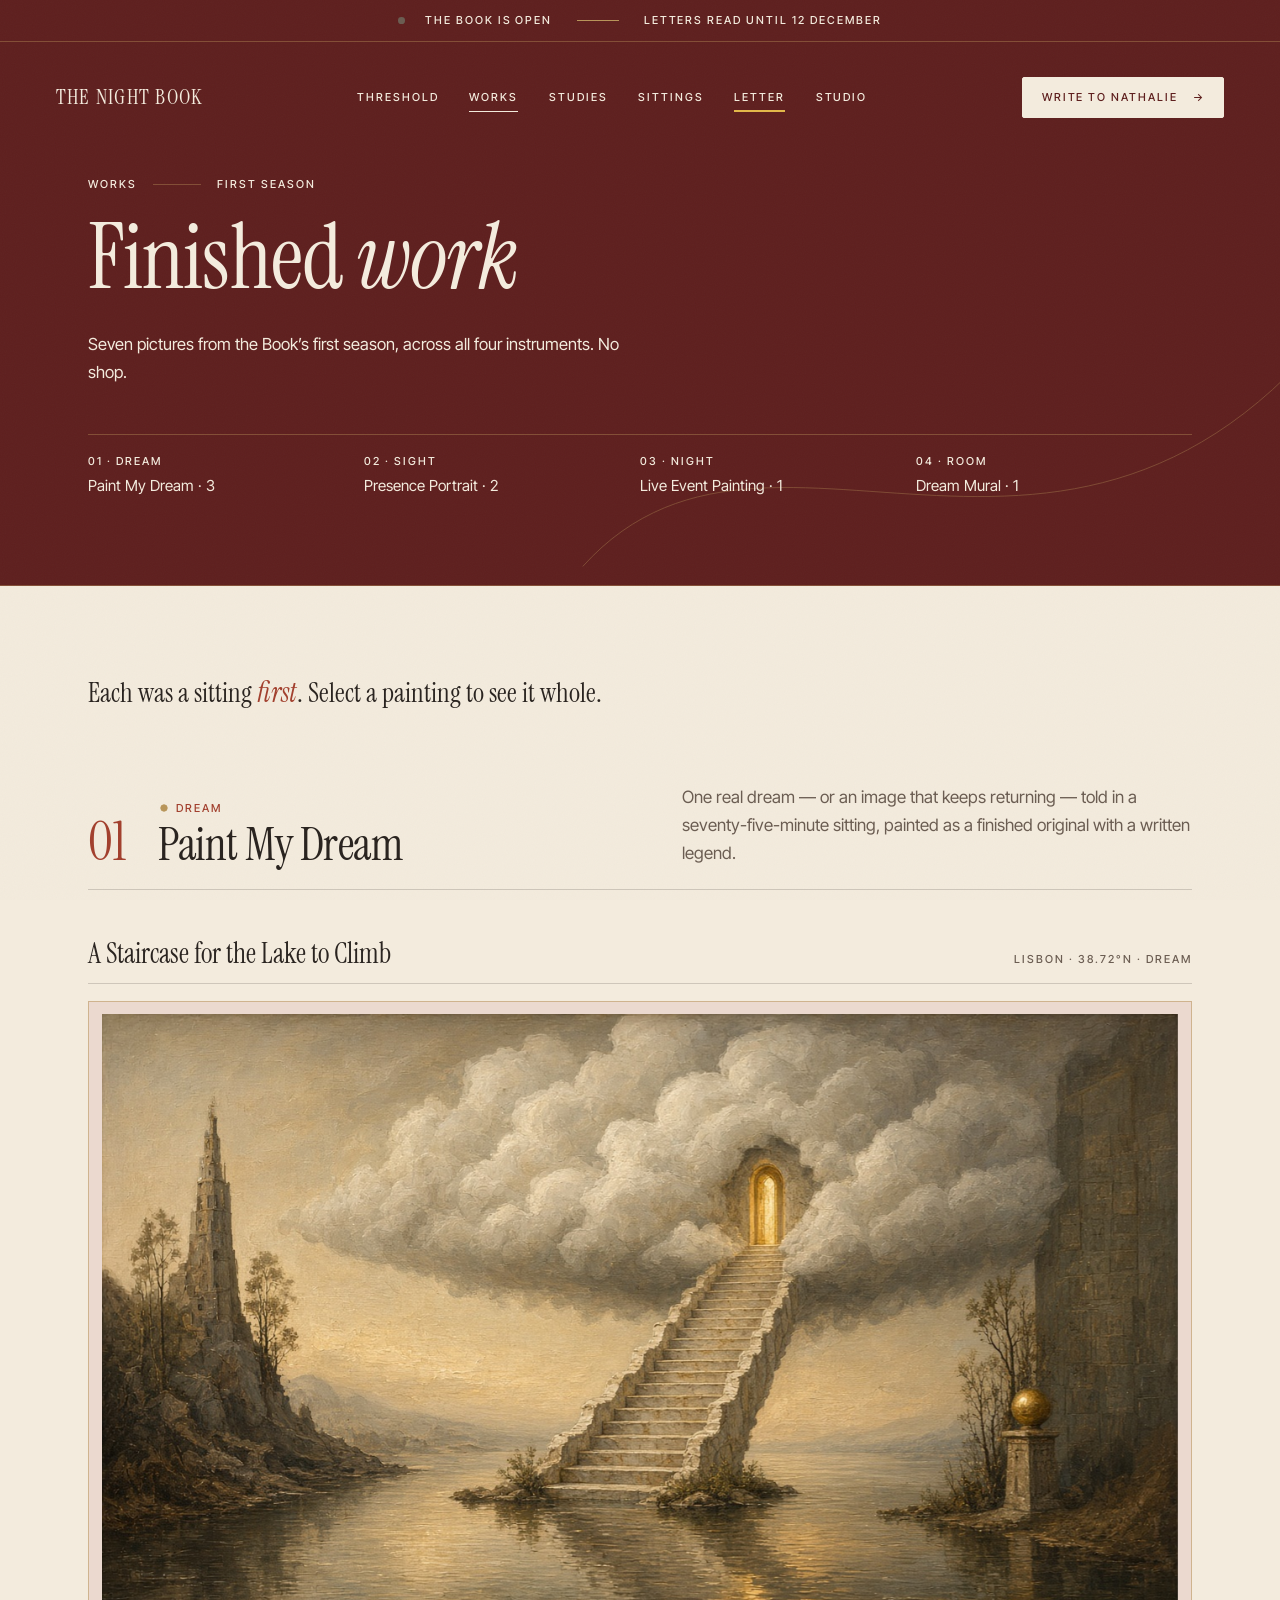
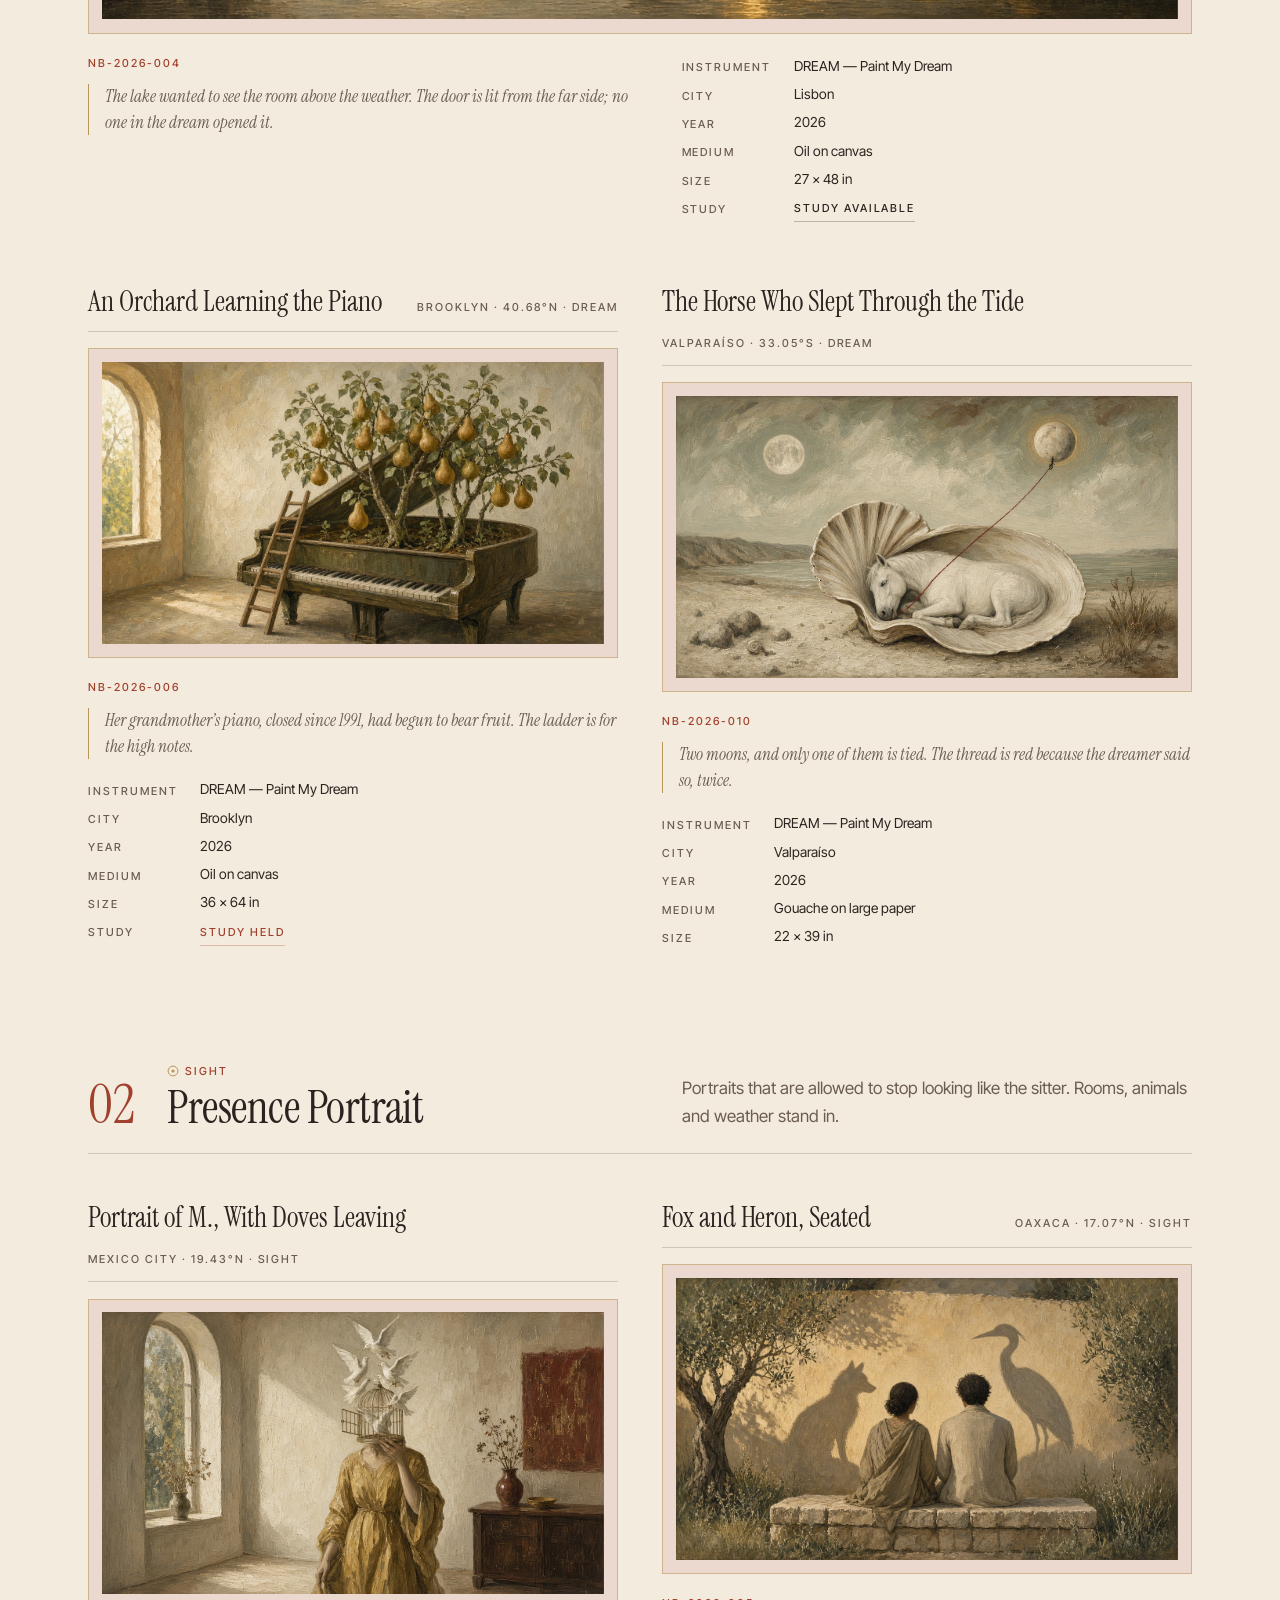
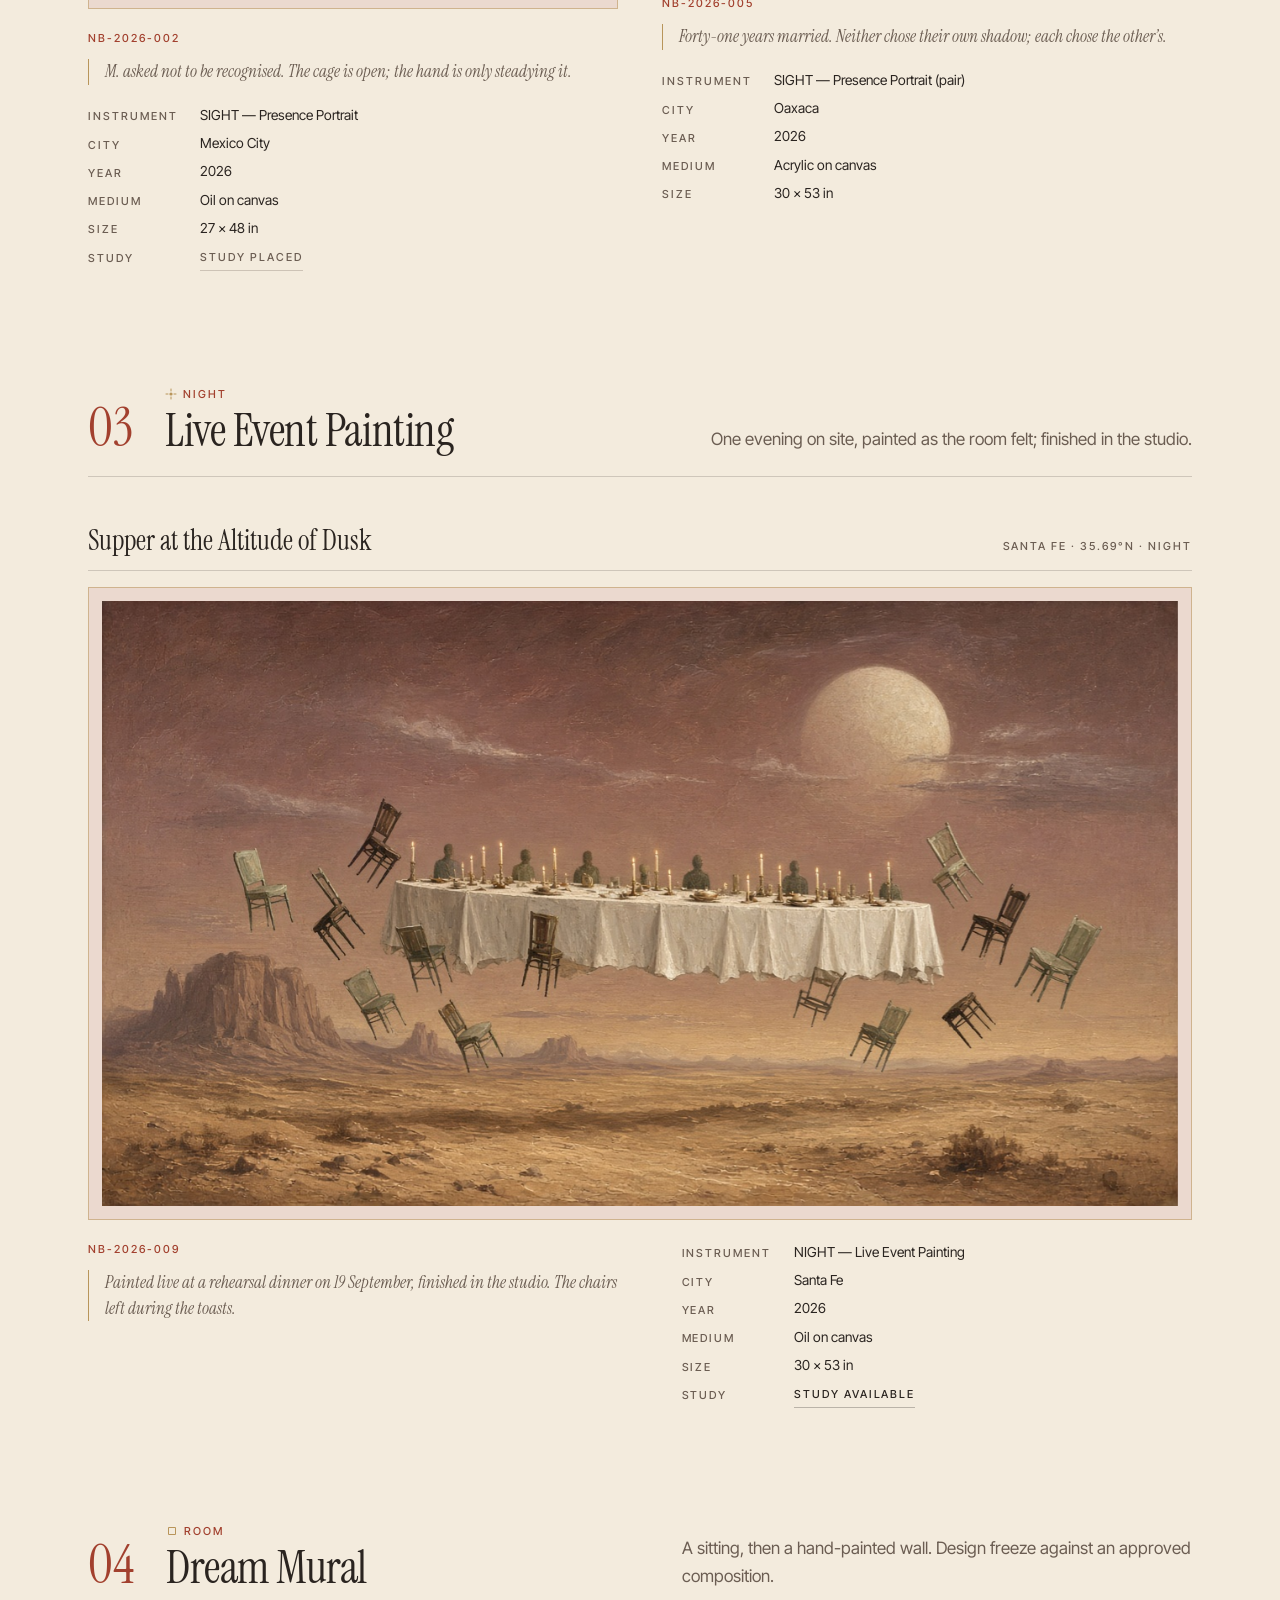
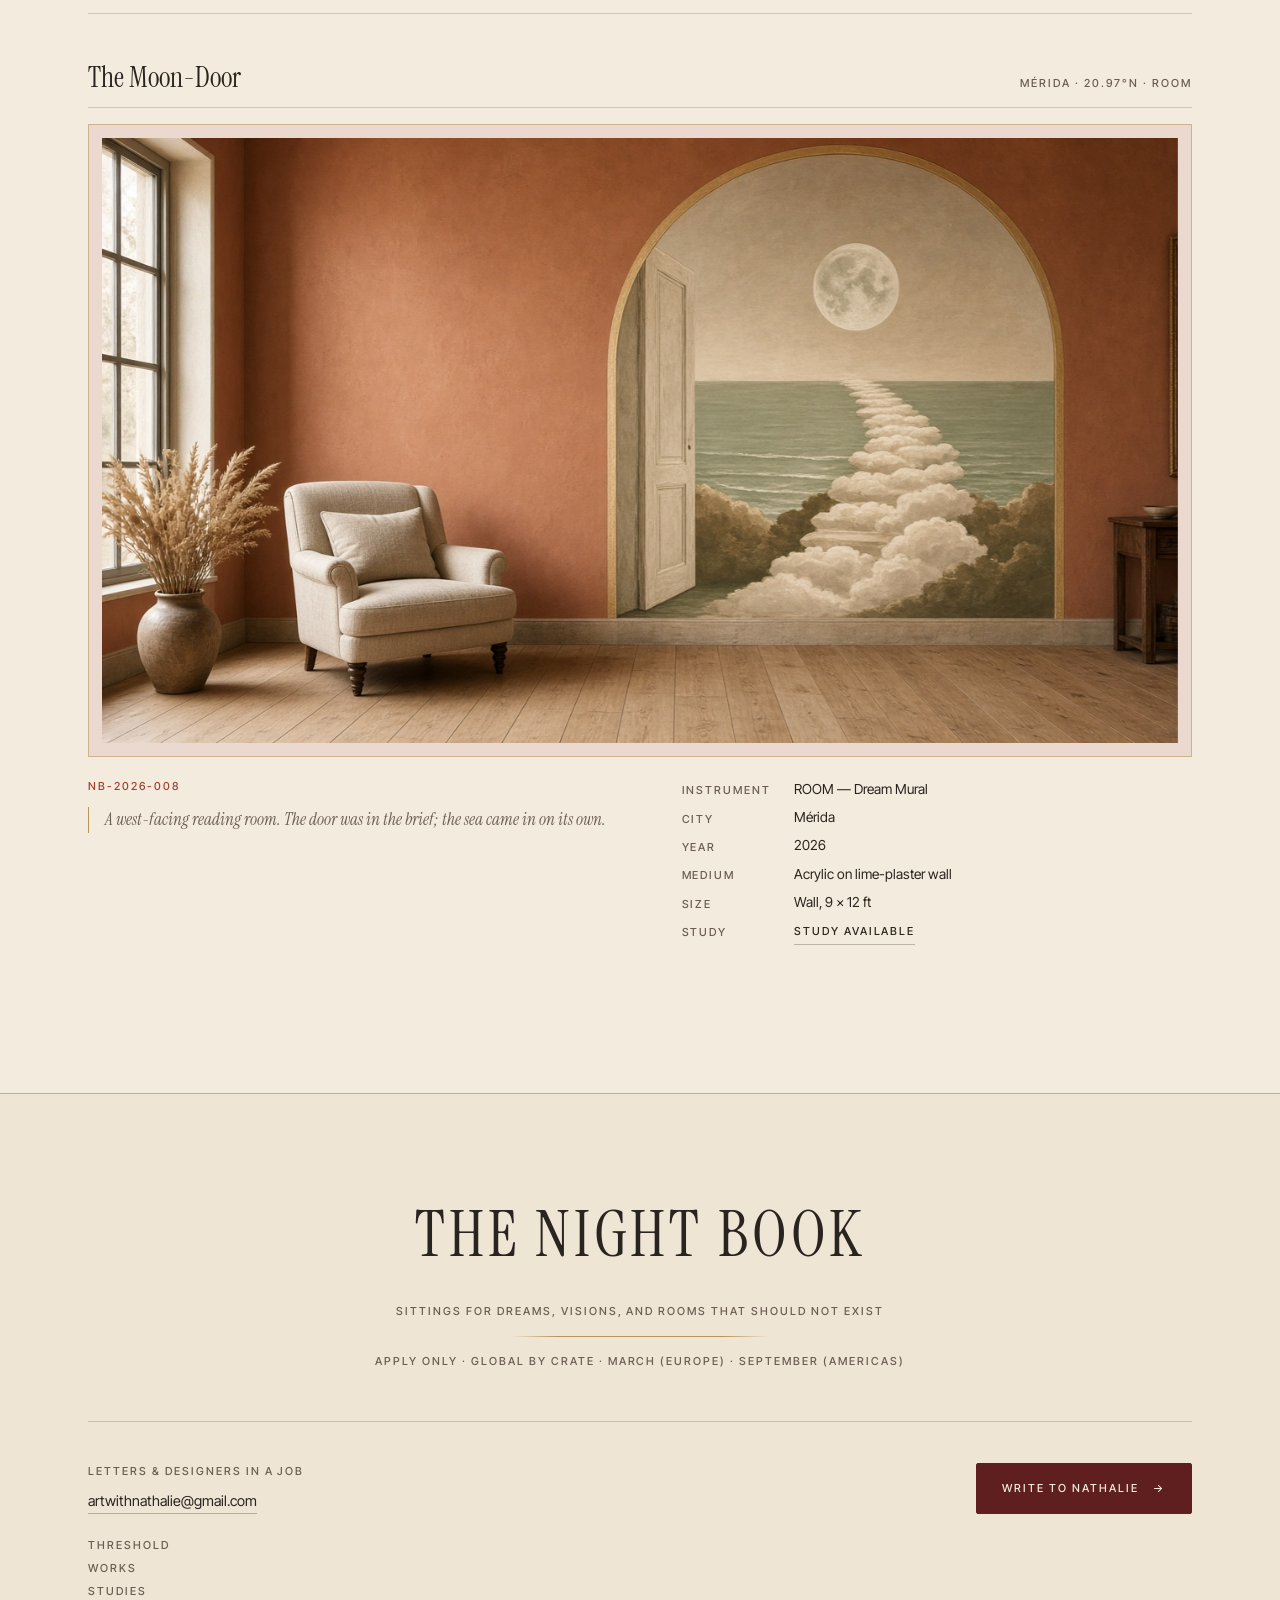
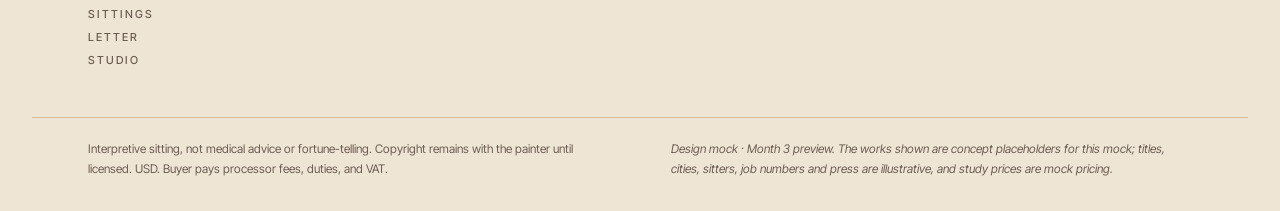
<file: works.html>
<!DOCTYPE html>
<html lang="en">
<head>
<meta charset="utf-8">
<meta name="viewport" content="width=device-width, initial-scale=1">
<title>Works — The Night Book</title>
<meta name="description" content="Finished work. Seven pictures across DREAM, SIGHT, NIGHT and ROOM. No shop.">
<meta name="robots" content="noindex, nofollow">
<meta name="theme-color" content="#A9B8C4">
<link rel="preconnect" href="https://fonts.googleapis.com">
<link rel="preconnect" href="https://fonts.gstatic.com" crossorigin>
<link href="https://fonts.googleapis.com/css2?family=Instrument+Serif:ital@0;1&family=Inter+Tight:wght@400;500&display=swap" rel="stylesheet">
<link rel="stylesheet" href="css/styles.css">
<script>document.documentElement.classList.add("js")</script>
</head>
<body class="">
<svg class="sprite" width="0" height="0" aria-hidden="true" focusable="false" style="position:absolute;width:0;height:0;overflow:hidden"><defs><symbol id="m-dream" viewBox="0 0 12 12"><circle cx="6" cy="6" r="3.2" fill="#B8955A" stroke="#B8955A" stroke-width="1" vector-effect="non-scaling-stroke"/></symbol><symbol id="m-sight" viewBox="0 0 12 12"><circle cx="6" cy="6" r="1.6" fill="#B8955A"/><circle cx="6" cy="6" r="4.9" fill="none" stroke="#B8955A" stroke-width="1" vector-effect="non-scaling-stroke"/></symbol><symbol id="m-night" viewBox="0 0 12 12"><circle cx="6" cy="6" r="1.6" fill="#B8955A"/><path d="M6 .6V3.4M6 8.6v2.8M.6 6h2.8M8.6 6h2.8" fill="none" stroke="#B8955A" stroke-width="1" vector-effect="non-scaling-stroke"/></symbol><symbol id="m-room" viewBox="0 0 12 12"><rect x="2.5" y="2.5" width="7" height="7" fill="none" stroke="#B8955A" stroke-width="1" vector-effect="non-scaling-stroke"/></symbol></defs></svg>
<a class="skip" href="#main">Skip to content</a>
<div class="progress" aria-hidden="true"><span></span></div>
<header class="site-header">
  <div class="status"><span class="dot" aria-hidden="true"></span>The Book is open<span class="dash" aria-hidden="true"></span>letters read until 12 December</div>
  <div class="site-header__row">
    <a class="wordmark" href="index.html" aria-label="The Night Book, home">The Night Book</a>
    <nav class="nav" aria-label="Primary"><a href="index.html" class="nav__home">Threshold</a><a href="works.html" aria-current="page">Works</a><a href="studies.html">Studies</a><a href="sittings.html">Sittings</a><a href="letter.html" class="nav__letter">Letter</a><a href="studio.html">Studio</a></nav>
    <a class="pill pill--sm header-cta" href="letter.html">Write to Nathalie <span class="arr" aria-hidden="true">→</span></a>
  </div>
</header>
<main id="main">
<section class="intro night" data-vt="Seven works · four rooms">
  <svg class="arcs" viewBox="0 0 800 800" aria-hidden="true" focusable="false"><path d="M40 620 C 220 420, 520 760, 780 300" fill="none" stroke="currentColor" stroke-width=".8"/></svg>
  <div class="wrap intro__in">
    <p class="eyebrow">Works<span class="dash" aria-hidden="true"></span>first season</p>
    <h1 class="display">Finished <em class="blood">work</em></h1>
    <p class="lead">Seven pictures from the Book’s first season, across all four instruments. No shop.</p>
    <nav class="roomnav" aria-label="Rooms"><a href="#dream"><span class="caps">01 · DREAM</span><span class="rn__n">Paint My Dream · 3</span></a><a href="#sight"><span class="caps">02 · SIGHT</span><span class="rn__n">Presence Portrait · 2</span></a><a href="#night"><span class="caps">03 · NIGHT</span><span class="rn__n">Live Event Painting · 1</span></a><a href="#room"><span class="caps">04 · ROOM</span><span class="rn__n">Dream Mural · 1</span></a></nav>
  </div>
</section>
<div class="wrap works-wrap">
  <p class="statement reveal">Each was a sitting <em class="blood">first</em>. Select a painting to see it whole.</p>
  <section class="room" id="dream" data-vt="01 · DREAM · Paint My Dream">
  <div class="room__head reveal">
    <p class="room__num">01</p>
    <div><p class="caps"><svg class="smark" width="12" height="12" aria-hidden="true" focusable="false"><use href="#m-dream"/></svg>DREAM</p><h2 class="h2">Paint My Dream</h2></div>
    <p class="room__line">One real dream — or an image that keeps returning — told in a seventy-five-minute sitting, painted as a finished original with a written legend.</p>
  </div>
  <div class="gworks reveal-group"><article class="gwork gwork--wide" id="nb-2026-004" data-lb-item>
  <div class="gwork__top cap"><h3 data-lb-t>A Staircase for the Lake to Climb</h3><span>Lisbon · 38.72°N · DREAM</span></div>
  <div class="mat"><div class="media gwork__img" data-view data-lb-open tabindex="0" role="button" aria-label="Open A Staircase for the Lake to Climb full screen"><img src="images/stair-lake.jpg" width="1280" height="720" loading="lazy" decoding="async" alt="A Staircase for the Lake to Climb, oil on canvas, 27 × 48 in, 2026, Lisbon." style="object-position:60% 50%"></div></div>
  <div class="gwork__body cap">
    <div>
      <p class="caps gwork__no">NB-2026-004</p>
      <p class="legend" data-lb-l>The lake wanted to see the room above the weather. The door is lit from the far side; no one in the dream opened it.</p>
    </div>
    <dl class="ledger" data-lb-d>
      <dt>Instrument</dt><dd>DREAM — Paint My Dream</dd>
      <dt>City</dt><dd>Lisbon</dd>
      <dt>Year</dt><dd>2026</dd>
      <dt>Medium</dt><dd>Oil on canvas</dd>
      <dt>Size</dt><dd>27 × 48 in</dd><dt>Study</dt><dd><a class="ulink study-link study-link--available" href="studies.html#s-004">Study available</a></dd>
    </dl>
  </div>
</article><article class="gwork" id="nb-2026-006" data-lb-item>
  <div class="gwork__top cap"><h3 data-lb-t>An Orchard Learning the Piano</h3><span>Brooklyn · 40.68°N · DREAM</span></div>
  <div class="mat"><div class="media gwork__img" data-view data-lb-open tabindex="0" role="button" aria-label="Open An Orchard Learning the Piano full screen"><img src="images/piano-orchard.jpg" width="1280" height="720" loading="lazy" decoding="async" alt="An Orchard Learning the Piano, oil on canvas, 36 × 64 in, 2026, Brooklyn." style="object-position:62% 50%"></div></div>
  <div class="gwork__body cap">
    <div>
      <p class="caps gwork__no">NB-2026-006</p>
      <p class="legend" data-lb-l>Her grandmother’s piano, closed since 1991, had begun to bear fruit. The ladder is for the high notes.</p>
    </div>
    <dl class="ledger" data-lb-d>
      <dt>Instrument</dt><dd>DREAM — Paint My Dream</dd>
      <dt>City</dt><dd>Brooklyn</dd>
      <dt>Year</dt><dd>2026</dd>
      <dt>Medium</dt><dd>Oil on canvas</dd>
      <dt>Size</dt><dd>36 × 64 in</dd><dt>Study</dt><dd><a class="ulink study-link study-link--held" href="studies.html#s-006">Study held</a></dd>
    </dl>
  </div>
</article><article class="gwork" id="nb-2026-010" data-lb-item>
  <div class="gwork__top cap"><h3 data-lb-t>The Horse Who Slept Through the Tide</h3><span>Valparaíso · 33.05°S · DREAM</span></div>
  <div class="mat"><div class="media gwork__img" data-view data-lb-open tabindex="0" role="button" aria-label="Open The Horse Who Slept Through the Tide full screen"><img src="images/shell-horse.jpg" width="1280" height="720" loading="lazy" decoding="async" alt="The Horse Who Slept Through the Tide, gouache on large paper, 22 × 39 in, 2026, Valparaíso." style="object-position:55% 55%"></div></div>
  <div class="gwork__body cap">
    <div>
      <p class="caps gwork__no">NB-2026-010</p>
      <p class="legend" data-lb-l>Two moons, and only one of them is tied. The thread is red because the dreamer said so, twice.</p>
    </div>
    <dl class="ledger" data-lb-d>
      <dt>Instrument</dt><dd>DREAM — Paint My Dream</dd>
      <dt>City</dt><dd>Valparaíso</dd>
      <dt>Year</dt><dd>2026</dd>
      <dt>Medium</dt><dd>Gouache on large paper</dd>
      <dt>Size</dt><dd>22 × 39 in</dd>
    </dl>
  </div>
</article></div>
</section><section class="room" id="sight" data-vt="02 · SIGHT · Presence Portrait">
  <div class="room__head reveal">
    <p class="room__num">02</p>
    <div><p class="caps"><svg class="smark" width="12" height="12" aria-hidden="true" focusable="false"><use href="#m-sight"/></svg>SIGHT</p><h2 class="h2">Presence Portrait</h2></div>
    <p class="room__line">Portraits that are allowed to stop looking like the sitter. Rooms, animals and weather stand in.</p>
  </div>
  <div class="gworks reveal-group"><article class="gwork" id="nb-2026-002" data-lb-item>
  <div class="gwork__top cap"><h3 data-lb-t>Portrait of M., With Doves Leaving</h3><span>Mexico City · 19.43°N · SIGHT</span></div>
  <div class="mat"><div class="media gwork__img" data-view data-lb-open tabindex="0" role="button" aria-label="Open Portrait of M., With Doves Leaving full screen"><img src="images/bird-portrait.jpg" width="1280" height="720" loading="lazy" decoding="async" alt="Portrait of M., With Doves Leaving, oil on canvas, 27 × 48 in, 2026, Mexico City." style="object-position:55% 40%"></div></div>
  <div class="gwork__body cap">
    <div>
      <p class="caps gwork__no">NB-2026-002</p>
      <p class="legend" data-lb-l>M. asked not to be recognised. The cage is open; the hand is only steadying it.</p>
    </div>
    <dl class="ledger" data-lb-d>
      <dt>Instrument</dt><dd>SIGHT — Presence Portrait</dd>
      <dt>City</dt><dd>Mexico City</dd>
      <dt>Year</dt><dd>2026</dd>
      <dt>Medium</dt><dd>Oil on canvas</dd>
      <dt>Size</dt><dd>27 × 48 in</dd><dt>Study</dt><dd><a class="ulink study-link study-link--placed" href="studies.html#s-002">Study placed</a></dd>
    </dl>
  </div>
</article><article class="gwork" id="nb-2026-005" data-lb-item>
  <div class="gwork__top cap"><h3 data-lb-t>Fox and Heron, Seated</h3><span>Oaxaca · 17.07°N · SIGHT</span></div>
  <div class="mat"><div class="media gwork__img" data-view data-lb-open tabindex="0" role="button" aria-label="Open Fox and Heron, Seated full screen"><img src="images/shadow-pair.jpg" width="1280" height="720" loading="lazy" decoding="async" alt="Fox and Heron, Seated, acrylic on canvas, 30 × 53 in, 2026, Oaxaca." style="object-position:58% 50%"></div></div>
  <div class="gwork__body cap">
    <div>
      <p class="caps gwork__no">NB-2026-005</p>
      <p class="legend" data-lb-l>Forty-one years married. Neither chose their own shadow; each chose the other’s.</p>
    </div>
    <dl class="ledger" data-lb-d>
      <dt>Instrument</dt><dd>SIGHT — Presence Portrait (pair)</dd>
      <dt>City</dt><dd>Oaxaca</dd>
      <dt>Year</dt><dd>2026</dd>
      <dt>Medium</dt><dd>Acrylic on canvas</dd>
      <dt>Size</dt><dd>30 × 53 in</dd>
    </dl>
  </div>
</article></div>
</section><section class="room" id="night" data-vt="03 · NIGHT · Live Event Painting">
  <div class="room__head reveal">
    <p class="room__num">03</p>
    <div><p class="caps"><svg class="smark" width="12" height="12" aria-hidden="true" focusable="false"><use href="#m-night"/></svg>NIGHT</p><h2 class="h2">Live Event Painting</h2></div>
    <p class="room__line">One evening on site, painted as the room felt; finished in the studio.</p>
  </div>
  <div class="gworks reveal-group"><article class="gwork gwork--wide" id="nb-2026-009" data-lb-item>
  <div class="gwork__top cap"><h3 data-lb-t>Supper at the Altitude of Dusk</h3><span>Santa Fe · 35.69°N · NIGHT</span></div>
  <div class="mat"><div class="media gwork__img" data-view data-lb-open tabindex="0" role="button" aria-label="Open Supper at the Altitude of Dusk full screen"><img src="images/floating-dinner.jpg" width="1280" height="720" loading="lazy" decoding="async" alt="Supper at the Altitude of Dusk, oil on canvas, 30 × 53 in, 2026, Santa Fe." style="object-position:50% 50%"></div></div>
  <div class="gwork__body cap">
    <div>
      <p class="caps gwork__no">NB-2026-009</p>
      <p class="legend" data-lb-l>Painted live at a rehearsal dinner on 19 September, finished in the studio. The chairs left during the toasts.</p>
    </div>
    <dl class="ledger" data-lb-d>
      <dt>Instrument</dt><dd>NIGHT — Live Event Painting</dd>
      <dt>City</dt><dd>Santa Fe</dd>
      <dt>Year</dt><dd>2026</dd>
      <dt>Medium</dt><dd>Oil on canvas</dd>
      <dt>Size</dt><dd>30 × 53 in</dd><dt>Study</dt><dd><a class="ulink study-link study-link--available" href="studies.html#s-008">Study available</a></dd>
    </dl>
  </div>
</article></div>
</section><section class="room" id="room" data-vt="04 · ROOM · Dream Mural">
  <div class="room__head reveal">
    <p class="room__num">04</p>
    <div><p class="caps"><svg class="smark" width="12" height="12" aria-hidden="true" focusable="false"><use href="#m-room"/></svg>ROOM</p><h2 class="h2">Dream Mural</h2></div>
    <p class="room__line">A sitting, then a hand-painted wall. Design freeze against an approved composition.</p>
  </div>
  <div class="gworks reveal-group"><article class="gwork gwork--wide" id="nb-2026-008" data-lb-item>
  <div class="gwork__top cap"><h3 data-lb-t>The Moon-Door</h3><span>Mérida · 20.97°N · ROOM</span></div>
  <div class="mat"><div class="media gwork__img" data-view data-lb-open tabindex="0" role="button" aria-label="Open The Moon-Door full screen"><img src="images/moon-door-mural.jpg" width="1280" height="720" loading="lazy" decoding="async" alt="The Moon-Door, acrylic on lime-plaster wall, Wall, 9 × 12 ft, 2026, Mérida." style="object-position:68% 50%"></div></div>
  <div class="gwork__body cap">
    <div>
      <p class="caps gwork__no">NB-2026-008</p>
      <p class="legend" data-lb-l>A west-facing reading room. The door was in the brief; the sea came in on its own.</p>
    </div>
    <dl class="ledger" data-lb-d>
      <dt>Instrument</dt><dd>ROOM — Dream Mural</dd>
      <dt>City</dt><dd>Mérida</dd>
      <dt>Year</dt><dd>2026</dd>
      <dt>Medium</dt><dd>Acrylic on lime-plaster wall</dd>
      <dt>Size</dt><dd>Wall, 9 × 12 ft</dd><dt>Study</dt><dd><a class="ulink study-link study-link--available" href="studies.html#s-008">Study available</a></dd>
    </dl>
  </div>
</article></div>
</section>
</div>
</main>
<footer class="site-footer">
  <div class="wrap foot">
    <div class="foot__side">
      <p class="caps">Letters &amp; designers in a job</p>
      <p><a class="ulink" href="mailto:artwithnathalie@gmail.com">artwithnathalie@gmail.com</a></p>
      <nav class="foot__nav" aria-label="Footer"><a href="index.html">Threshold</a><a href="works.html">Works</a><a href="studies.html">Studies</a><a href="sittings.html">Sittings</a><a href="letter.html">Letter</a><a href="studio.html">Studio</a></nav>
    </div>
    <div class="foot__center">
      <a class="wordmark wordmark--lg" href="index.html">The Night Book</a>
      <p class="caps foot__tag">Sittings for dreams, visions, and rooms that should not exist</p>
      <span class="divider" aria-hidden="true"></span>
      <p class="caps foot__tag foot__tag--sub">Apply only · global by crate · March (Europe) · September (Americas)</p>
    </div>
    <div class="foot__side foot__side--right">
      <a class="pill" href="letter.html">Write to Nathalie <span class="arr" aria-hidden="true">→</span></a>
    </div>
  </div>
  <div class="wrap legal">
    <p>Interpretive sitting, not medical advice or fortune-telling. Copyright remains with the painter until licensed. USD. Buyer pays processor fees, duties, and VAT.</p>
    <p class="mock-note">Design mock · Month 3 preview. The works shown are concept placeholders for this mock; titles, cities, sitters, job numbers and press are illustrative, and study prices are mock pricing.</p>
  </div>
</footer>
<div class="lightbox" data-lightbox hidden role="dialog" aria-modal="true" aria-labelledby="lb-title">
  <div class="lightbox__inner">
    <figure class="lightbox__fig"><img data-lb-img alt=""></figure>
    <div class="lightbox__text">
      <p class="caps" data-lb-count></p>
      <h2 id="lb-title" data-lb-title></h2>
      <p class="legend" data-lb-legend></p>
      <dl class="ledger" data-lb-ledger></dl>
      <div class="lightbox__nav">
        <button type="button" class="pill pill--sm" data-lb-prev aria-label="Previous">← Prev</button>
        <button type="button" class="pill pill--sm" data-lb-next aria-label="Next">Next →</button>
      </div>
    </div>
    <button type="button" class="lightbox__close" data-lb-close aria-label="Close">Close ✕</button>
  </div>
</div>
<script src="js/site.js"></script>
</body>
</html>
</file>
<file: css/styles.css>
/* The Night Book — round 4: powder dusk · blush parchment · sage · oxblood · gilt keylines */
:root{
  --parchment:#F3EBDD; --parchment-2:#EFE5D5; --blush:#EBD9CF; --blush-2:#E2CDC1;
  --dusk:#A9B8C4; --sage:#8E9270; --oxblood:#5E1F1E; --oxblood-2:#4C1817; --rust:#A2402E;
  --ink:#2A2420; --muted:#6B5D52; --gilt:#B8955A; --rose-gold:#D9A47A; --yellow:#E2B84A;
  --rule:rgba(42,36,32,.18); --rule-2:rgba(42,36,32,.1); --rule-gilt:rgba(184,149,90,.7); --rule-night:rgba(184,149,90,.4);
  --serif:"Instrument Serif","Iowan Old Style",Georgia,serif; --ui:"Inter Tight","Inter",system-ui,sans-serif;
  --e-in:cubic-bezier(.16,1,.3,1); --e-hover:cubic-bezier(.22,.61,.36,1); --e-out:cubic-bezier(.65,0,.35,1);
  --t-hover:320ms; --t-state:480ms; --t-reveal:1100ms; --t-settle:1600ms;
  --max:76rem; --wide:90rem; --pad:clamp(1.25rem,4.5vw,3.5rem);
}
*,*::before,*::after{box-sizing:border-box}
html{-webkit-text-size-adjust:100%}
body{margin:0;background:var(--parchment);color:var(--ink);font-family:var(--ui);font-size:1rem;line-height:1.65;-webkit-font-smoothing:antialiased;position:relative}
/* 3% paper grain on parchment */
body::before{content:"";position:fixed;inset:0;pointer-events:none;z-index:0;opacity:.03;background-image:url("data:image/svg+xml;utf8,<svg xmlns='http://www.w3.org/2000/svg' width='160' height='160'><filter id='n'><feTurbulence type='fractalNoise' baseFrequency='.9' numOctaves='2' stitchTiles='stitch'/></filter><rect width='100%' height='100%' filter='url(%23n)'/></svg>")}
main,footer{position:relative;z-index:1}
img{display:block;max-width:100%;height:auto}
a{color:var(--oxblood);text-decoration:none}
:focus-visible{outline:2px solid var(--oxblood);outline-offset:3px}
.skip{position:absolute;left:-999px;top:0;z-index:200;background:var(--parchment);color:var(--ink);padding:.6rem 1rem}
.skip:focus{left:1rem;top:1rem}
.sr-only{position:absolute;width:1px;height:1px;overflow:hidden;clip:rect(0 0 0 0);white-space:nowrap}
.nowrap{white-space:nowrap}
.muted{color:var(--muted)}
.wrap{max-width:var(--max);margin:0 auto;padding:0 var(--pad);position:relative}
.wrap--wide{max-width:var(--wide);margin:0 auto;padding:0 var(--pad);position:relative}
[hidden]{display:none!important}

/* ---------- type ---------- */
h1,h2,h3{font-family:var(--serif);color:inherit;margin:0 0 .5em}
.display{font-family:var(--serif);font-weight:400;font-size:clamp(3.25rem,7vw,6.5rem);line-height:.98;letter-spacing:-.01em;margin:0 0 .35em}
.h2,h2{font-weight:400;font-size:clamp(2rem,3.6vw,3.25rem);line-height:1.05;letter-spacing:-.005em}
h3{font-weight:400;font-size:1.5rem;line-height:1.15;letter-spacing:0}
em.blood{font-style:italic;color:var(--rust);font-weight:inherit;letter-spacing:0}
.caps,.eyebrow{font-family:var(--ui);font-weight:500;font-size:.6875rem;letter-spacing:.16em;text-transform:uppercase;line-height:1.5}
.eyebrow{display:flex;align-items:center;flex-wrap:wrap;gap:.2rem 0;margin:0 0 1.4rem;color:var(--muted)}
.night .eyebrow{color:var(--parchment)}
.dash{display:inline-block;width:3rem;height:1px;background:currentColor;opacity:.55;margin:0 1rem}
.lead{font-size:clamp(1.02rem,1.3vw,1.15rem);max-width:34em;margin:0}
.legend{font-family:var(--serif);font-style:italic;font-size:1.12rem;line-height:1.5;color:var(--muted);margin:.8rem 0 0;padding-left:1rem;border-left:1px solid var(--gilt);max-width:32em}
.mark,.icard__num,.room__num,.choice b{color:var(--rust)!important}
.wordmark{font-family:var(--serif);font-weight:400;text-transform:uppercase;letter-spacing:.32em;font-size:1.05rem;color:inherit;white-space:nowrap}
.wordmark--lg{display:block;font-size:clamp(1.8rem,4.2vw,3.4rem);letter-spacing:.3em;margin-right:-.3em;text-align:center}

/* ---------- links & pills ---------- */
.ulink{position:relative;display:inline-flex;align-items:center;gap:.55rem;font-family:var(--ui);font-weight:500;font-size:.75rem;letter-spacing:.14em;text-transform:uppercase;color:inherit;padding-bottom:.3rem}
.ulink::before,.ulink::after{content:"";position:absolute;left:0;right:0;bottom:0;height:1px;background:currentColor}
.ulink::before{opacity:.28}
.ulink::after{transform:scaleX(0);transform-origin:left;transition:transform 360ms var(--e-hover)}
.ulink:hover::after,.ulink:focus-visible::after{transform:scaleX(1)}
.legend .ulink,.xcard__for .ulink,p .ulink{font-size:inherit;letter-spacing:inherit;text-transform:none;font-weight:inherit;padding-bottom:.05rem}
.arr{display:inline-block;transition:transform var(--t-hover) var(--e-hover)}
a:hover .arr,button:hover .arr,a:focus-visible .arr{transform:translateX(5px)}
.pill{display:inline-flex;align-items:center;gap:.9rem;font-family:var(--ui);font-weight:500;font-size:.6875rem;letter-spacing:.16em;text-transform:uppercase;color:inherit;border:1px solid currentColor;border-radius:999px;padding:.95rem 1.6rem;background:transparent;cursor:pointer;transition:background-color var(--t-hover) var(--e-hover),color var(--t-hover) var(--e-hover)}
.pill:hover{background:rgba(235,217,207,.55)}
.pill--sm{padding:.65rem 1.15rem}
.pill--cream{background:var(--blush);color:var(--ink);border-color:rgba(42,36,32,.38)}
.pill--cream:hover{background:var(--blush)}
.pill--dark{color:var(--oxblood);border-color:var(--oxblood)}
.pill--dark:hover{background:var(--oxblood);color:var(--parchment)}
.pill--round{padding:.7rem 1.1rem}

/* ---------- oxblood night band (one per page) ---------- */
.night{position:relative;isolation:isolate;background-color:var(--oxblood);color:var(--parchment);box-shadow:inset 0 -1px 0 var(--rule-night)}
.night::before{content:"";position:absolute;inset:0;z-index:0;pointer-events:none;opacity:.03;
  background-image:url("data:image/svg+xml;utf8,<svg xmlns='http://www.w3.org/2000/svg' width='160' height='160'><filter id='n'><feTurbulence type='fractalNoise' baseFrequency='.9' numOctaves='2' stitchTiles='stitch'/></filter><rect width='100%' height='100%' filter='url(%23n)'/></svg>")}
.night>*{position:relative;z-index:1}
.night .lead,.night p{color:var(--parchment)}
.night a:not(.pill):not(.ulink){color:var(--parchment)}
.arcs{position:absolute!important;z-index:0!important;width:min(70vw,900px);height:auto;right:-12vw;top:-8rem;color:var(--gilt);opacity:.14;pointer-events:none}

/* ---------- header ---------- */
.progress{position:fixed;top:0;left:0;right:0;height:1px;z-index:120;pointer-events:none}
.progress span{display:block;height:100%;background:var(--rust);transform:scaleX(0);transform-origin:left}
.site-header{position:absolute;top:0;left:0;right:0;z-index:50;color:var(--parchment)}
.status{display:flex;justify-content:center;align-items:center;flex-wrap:wrap;font-size:.625rem;font-weight:500;letter-spacing:.2em;text-transform:uppercase;color:var(--parchment);padding:.7rem var(--pad);border-bottom:1px solid var(--rule-night)}
.dot{width:.4rem;height:.4rem;border-radius:50%;background:var(--rust);margin-right:.7rem}
.site-header__row{display:flex;align-items:center;justify-content:space-between;gap:2rem;max-width:var(--wide);margin:0 auto;padding:1.4rem var(--pad)}
.nav{display:flex;gap:1.9rem}
.nav a{position:relative;font-size:.6875rem;font-weight:500;letter-spacing:.16em;text-transform:uppercase;color:var(--parchment);padding:.35rem 0}
.nav a::after{content:"";position:absolute;left:0;right:0;bottom:0;height:1px;background:var(--gilt);transform:scaleX(0);transform-origin:left;transition:transform 360ms var(--e-hover)}
.nav a:hover,.nav a[aria-current="page"]{color:var(--parchment)}
.nav a:hover::after,.nav a[aria-current="page"]::after{transform:scaleX(1)}

/* ---------- media: mats, reveal, hover ---------- */
.mat{background:var(--blush);padding:clamp(.55rem,1vw,.9rem);border:1px solid var(--rule)}
.media{position:relative;overflow:hidden;background:var(--blush-2);aspect-ratio:16/9}
.mat .media{outline:1px solid var(--rule);outline-offset:-1px}
.media img{width:100%;height:100%;object-fit:cover}
.media::before{content:"";position:absolute;inset:0;z-index:2;pointer-events:none;background:linear-gradient(115deg,transparent 30%,rgba(255,240,210,.16) 50%,transparent 70%);transform:translateX(-120%)}
.media[data-view]::after{content:"View";position:absolute;right:.8rem;bottom:.8rem;z-index:3;font-family:var(--ui);font-size:.625rem;font-weight:500;letter-spacing:.18em;text-transform:uppercase;color:var(--ink);background:rgba(243,235,221,.94);border:1px solid var(--rule);border-radius:999px;padding:.35rem .75rem;opacity:0;transition:opacity var(--t-hover) var(--e-hover)}
.media[data-view]:hover::after,.media[data-view]:focus-visible::after{opacity:1}
[data-lb-open]{cursor:zoom-in}
@media (hover:hover) and (pointer:fine){
  .media:hover::before{transform:translateX(120%);transition:transform 900ms var(--e-hover)}
}
.media.is-settled img,.no-rv .media img{transition:transform 1200ms var(--e-hover)}
.media.is-settled:hover img,.no-rv .media:hover img{transform:scale(1.035)}
/* reveal (imagery + arches 1.1s; captions/text 600ms) */
.js .rv-media{clip-path:inset(0 0 100% 0)}
.js .rv-media img{transform:scale(1.08)}
.js .rv-media.is-in{clip-path:inset(0);transition:clip-path var(--t-reveal) var(--e-in) var(--d,0ms)}
.js .rv-media.is-in img{transform:none;transition:transform var(--t-settle) var(--e-in) var(--d,0ms)}
.js .rv-arch>.arch{clip-path:inset(100% 0 0 0)}
.js .rv-arch>.eclipse{opacity:0}
.js .rv-arch.is-in>.arch{clip-path:inset(0);transition:clip-path var(--t-reveal) var(--e-in) var(--d,0ms)}
.js .rv-arch.is-in>.eclipse{opacity:.55;transition:opacity var(--t-reveal) var(--e-in) calc(var(--d,0ms) + 300ms)}
.js .rv-arch.is-settled>.arch{clip-path:none}
.js .rv-text{opacity:0;transform:translateY(12px)}
.js .rv-text.is-in{opacity:1;transform:none;transition:opacity 600ms var(--e-in) calc(var(--d,0ms) + 180ms),transform 600ms var(--e-in) calc(var(--d,0ms) + 180ms)}
.wc{will-change:clip-path,transform,opacity}
.wc img{will-change:transform}

/* ---------- arched mat (hero + one featured per page) ---------- */
.archwrap{position:relative;aspect-ratio:1/1.6}
.eclipse{position:absolute;width:86%;aspect-ratio:1;border:1px solid var(--gilt);border-radius:50%;top:-6%;right:-22%;z-index:0;opacity:.55}
.arch{position:absolute;inset:0;z-index:1;background:var(--blush);border:1px solid var(--rule);border-radius:50% 50% 0 0/28% 28% 0 0}
.arch__top{position:absolute;left:0;right:0;top:9%;text-align:center;color:var(--muted);font-size:.6rem}
.arch__win{position:absolute;left:10%;right:10%;top:19%;bottom:7%;overflow:hidden;outline:1px solid var(--rule);background:var(--blush-2)}
.arch__win>img,.arch__win .slide img{width:100%;height:100%;object-fit:cover}
.arch__win>img{transition:transform 1200ms var(--e-hover)}
.archwrap:hover .arch__win>img{transform:scale(1.035)}
.fig-cap{margin:.9rem 0 0;color:var(--muted)}

/* ---------- hero ---------- */
.hero{min-height:min(100vh,940px);padding:9.5rem 0 5.5rem;overflow:hidden}
.hero__grid{display:grid;grid-template-columns:minmax(0,5fr) minmax(0,7fr);gap:clamp(2rem,5vw,5rem);align-items:center}
.hero__mark{font-family:var(--serif);font-weight:400;text-transform:uppercase;letter-spacing:.14em;font-size:clamp(3.25rem,7vw,6.5rem);line-height:.98;margin:0 0 1.6rem;color:var(--parchment)}
.hero__tag{display:flex;align-items:center;gap:1rem;color:var(--parchment)!important;margin:0 0 2.2rem;max-width:30em}
.rule{display:inline-block;width:3.2rem;height:1px;background:var(--gilt);opacity:.7;flex:none}
.hero__open{font-family:var(--serif);font-weight:400;font-size:clamp(1.45rem,2.2vw,1.95rem);line-height:1.25;color:var(--parchment)!important;margin:0 0 2rem;max-width:20em}
.hero__actions{display:flex;flex-wrap:wrap;align-items:center;gap:1.2rem 2rem}
.hero__fine{margin:2.2rem 0 0;font-size:.84rem;max-width:28em}
.hero__media{position:relative;height:clamp(520px,72vh,760px)}
.strips{position:absolute;inset:0 0 4.5rem 0;display:flex}
.strip{flex:1;position:relative;overflow:hidden;margin-left:-5%;-webkit-mask-image:linear-gradient(to right,transparent,#000 24%,#000 76%,transparent);mask-image:linear-gradient(to right,transparent,#000 24%,#000 76%,transparent)}
.strip:first-child{margin-left:0}
.strip img{width:100%;height:100%;object-fit:cover;opacity:.62;filter:saturate(.85)}
.archwrap--hero{position:absolute;top:0;bottom:4.5rem;left:50%;transform:translateX(-46%);aspect-ratio:1/1.6;height:auto}
.archwrap--hero .eclipse{right:-30%;top:-4%}
.slide{position:absolute;inset:0;opacity:0;transition:opacity 1400ms var(--e-in)}
.slide img{transform:scale(1.04);transition:transform 1400ms var(--e-in)}
.slide.is-active{opacity:1}
.slide.is-active img{transform:none}
.hero__foot{position:absolute;left:0;right:0;bottom:0;display:flex;align-items:flex-end;justify-content:space-between;gap:1.5rem}
.pager{display:flex;align-items:center;gap:.4rem;color:var(--parchment)}
.pager button{font-family:var(--ui);background:none;border:0;color:var(--parchment);cursor:pointer;padding:.55rem .5rem;font-size:.7rem;letter-spacing:.14em;min-width:44px;min-height:44px}
.pager__arrow{font-size:1rem!important}
.pager button:hover,.pager button.is-active{color:var(--parchment)}
.pager__b{position:relative}
.pager__b::after{content:"";position:absolute;left:.5rem;right:.5rem;bottom:.5rem;height:1px;background:var(--gilt);transform:scaleX(0);transform-origin:left;transition:transform var(--t-state) var(--e-hover)}
.pager__b.is-active::after{transform:scaleX(1)}
.pager__count{min-width:4.5rem;text-align:center}
.pager__nums{display:flex;margin-left:.8rem;padding-left:.8rem;border-left:1px solid var(--rule-night)}
.hero__cap{margin:0 0 .6rem;text-align:right;font-family:var(--serif);font-style:italic;font-size:1.1rem;color:var(--parchment)!important}
.hero__cap small{display:block;font-style:normal;color:var(--parchment);margin-top:.25rem}
.scroll-pill{position:absolute!important;left:50%;bottom:1.6rem;transform:translateX(-50%);color:var(--parchment)}
.js .hero .strips,.js .hero .archwrap--hero{animation:heroFade 600ms var(--e-in) both}
@keyframes heroFade{from{opacity:0}to{opacity:1}}
.js .hero .archwrap--hero{animation-name:heroFadeArch}
@keyframes heroFadeArch{from{opacity:0}to{opacity:1}}

/* ---------- sections ---------- */
.section{padding:clamp(4.5rem,9vw,8rem) 0;position:relative}
.section--linen{background:var(--blush)}
.section--form{padding-top:clamp(3rem,6vw,5rem)}
.sec-head{display:grid;grid-template-columns:1fr auto;align-items:end;gap:.5rem 2rem;margin-bottom:clamp(2.2rem,4vw,3.4rem)}
.sec-head .eyebrow{grid-column:1/-1;margin-bottom:.4rem}
.sec-head h2{margin:0}
.intro{padding:11rem 0 clamp(3.5rem,7vw,5.5rem);overflow:hidden}
.intro--short{padding-bottom:3.5rem}
.intro .display{color:var(--parchment)}
.intro__meta{display:flex;flex-wrap:wrap;gap:.5rem 2.5rem;margin:2rem 0 0;color:var(--parchment)}
.press{text-align:center;padding:clamp(4rem,7vw,6rem) var(--pad);color:var(--muted)}
.press .wave{color:var(--gilt)}
.press p{font-family:var(--serif);font-weight:400;font-style:normal;font-size:clamp(1.4rem,2.2vw,1.85rem);color:var(--ink);margin:1rem 0 .6rem}
.wave{display:block;width:120px;height:12px;margin:0 auto;color:var(--gilt);opacity:.7}
.statement{font-family:var(--serif);font-size:clamp(1.35rem,2vw,1.7rem);margin:0 0 clamp(3rem,6vw,4.5rem);max-width:36em}

/* instruments */
.instr{display:grid;grid-template-columns:minmax(0,1fr) minmax(0,3.6fr);gap:clamp(2rem,4vw,4rem);align-items:start}
.instr__text p{margin:0 0 1.6rem;color:var(--muted)}
.instr__text h2{margin-bottom:1.2rem}
.icards{display:grid;grid-template-columns:repeat(4,minmax(0,1fr));gap:clamp(.9rem,1.6vw,1.4rem)}
.icard{border:1px solid var(--rule);padding:.7rem;background:var(--blush)}
.icard .mat{padding:0;border:0;background:none}
.icard__img{aspect-ratio:3/4}
.icard__body{padding:1.1rem .5rem .4rem}
.icard__num{font-family:var(--ui);font-size:.6875rem;font-weight:500;letter-spacing:.16em;margin:0 0 .4rem}
.icard__title{font-family:var(--serif);font-weight:400;font-size:1.75rem;line-height:1;text-transform:uppercase;margin:0 0 .25rem}
.icard__sub{margin:0 0 .8rem;font-size:.86rem;color:var(--muted)}
.icard__price{margin:0 0 .6rem;font-family:var(--serif);font-size:1.15rem;font-variant-numeric:lining-nums;color:var(--ink)}
.icard__facts{margin:0 0 .8rem;font-size:.7rem;line-height:1.5;color:var(--muted)}
.icard__toggle{display:inline-flex;align-items:center;gap:.5rem;background:none;border:0;border-top:1px solid var(--rule);width:100%;padding:.75rem 0 .2rem;font-family:var(--ui);font-weight:500;font-size:.6875rem;letter-spacing:.16em;text-transform:uppercase;color:var(--ink);cursor:pointer;min-height:44px}
.icard__toggle .arr{transition:transform var(--t-state) var(--e-hover)}
.icard__toggle[aria-expanded="true"] .arr{transform:rotate(90deg)}
.icard__more{display:grid;grid-template-rows:0fr;transition:grid-template-rows var(--t-state) var(--e-hover)}
.icard__moreIn{overflow:hidden;opacity:0;transition:opacity 240ms var(--e-hover)}
.icard__moreIn p{margin:.4rem 0 .9rem;font-family:var(--serif);font-style:italic;font-size:1.05rem;line-height:1.4}
.icard.is-open .icard__more{grid-template-rows:1fr}
.icard.is-open .icard__moreIn{opacity:1;transition-delay:120ms}

/* lately (Louvre cards) */
.lcards{display:grid;grid-template-columns:repeat(3,minmax(0,1fr));gap:clamp(1.2rem,2.6vw,2.4rem)}
.lcard{display:block;color:inherit}
.lcard .cap{padding-top:1.1rem}
.lcard__cat{display:inline-block;font-family:var(--serif);font-weight:500;font-size:.95rem;letter-spacing:.14em;text-transform:uppercase;color:var(--ink);margin:0 0 .7rem;position:relative;padding-bottom:.45rem}
.lcard__cat::after{content:"";position:absolute;left:0;bottom:0;width:100%;height:1px;background:currentColor;opacity:.5;transform-origin:left;transition:transform var(--t-hover) var(--e-hover)}
.lcard:hover .lcard__cat::after{transform:scaleX(1.5)}
.lcard__title{margin:0;font-weight:500;font-size:1rem;color:var(--ink)}
.lcard__sub{margin:.2rem 0 0;font-size:.82rem;color:var(--muted)}
.teaser{display:grid;grid-template-columns:auto 1fr auto;align-items:center;gap:1rem 2.4rem;margin-top:clamp(3rem,6vw,4.5rem);padding:1.4rem 1.6rem;border:1px solid var(--rule)}
.teaser .lcard__cat{margin:0}
.teaser__line{margin:0;font-family:var(--serif);font-size:clamp(1.2rem,1.7vw,1.45rem)}

/* band (the oxblood night band on home) */
.band{min-height:min(78vh,700px);display:flex;align-items:center;overflow:hidden}
.band__img{position:absolute!important;top:0;bottom:0;right:0;width:62%;aspect-ratio:auto;z-index:1!important;-webkit-mask-image:linear-gradient(to right,transparent,#000 28%);mask-image:linear-gradient(to right,transparent,#000 28%);background:transparent}
.band__text{width:100%;z-index:2!important}
.band__copy{max-width:30rem;padding:5rem 0}
.band blockquote{margin:0 0 1.4rem;font-family:var(--serif);font-weight:400;font-size:clamp(2.2rem,4vw,3.6rem);line-height:1.05;color:var(--parchment)}
.band__cap{color:var(--parchment)!important;margin:0 0 1.6rem}

/* seasons */
.seasons{display:grid;grid-template-columns:repeat(2,minmax(0,1fr));gap:clamp(1.5rem,4vw,4rem)}
.season{border-top:1px solid var(--rule);padding-top:1.6rem}
.season h3{font-size:1.9rem;margin:0 0 .6rem}
.season__state{margin:0 0 .8rem}
.season__state--done{color:var(--muted)}
.season__state--next{color:var(--gilt)}
.season ul{list-style:none;margin:0;padding:0}
.season li{display:flex;justify-content:space-between;gap:1rem;padding:.65rem 0;border-bottom:1px solid var(--rule-2);font-size:.92rem}
.season li span:last-child{color:var(--muted);text-align:right}

/* works */
.roomnav{display:grid;grid-template-columns:repeat(4,minmax(0,1fr));margin-top:3rem;border-top:1px solid var(--rule-night)}
.roomnav a{display:flex;flex-direction:column;gap:.2rem;padding:1.1rem 1rem 0 0;color:var(--parchment)}
.roomnav a .caps{color:var(--parchment)}
.rn__n{font-family:var(--serif);font-size:1.1rem;color:var(--parchment)}
.works-wrap{padding-top:clamp(3.5rem,7vw,6rem);padding-bottom:2rem}
.room{margin-bottom:clamp(4.5rem,9vw,7.5rem);scroll-margin-top:2rem}
.room__head{display:grid;grid-template-columns:auto minmax(0,1fr) minmax(0,1.2fr);gap:1rem 2rem;align-items:end;padding-bottom:1.4rem;margin-bottom:clamp(2rem,4vw,3rem);border-bottom:1px solid var(--rule)}
.room__num{font-family:var(--serif);font-weight:400;font-size:3.4rem;line-height:.9;margin:0}
.room__head .caps{margin:0 0 .3rem;color:var(--rust)}
.room__head h2{margin:0}
.room__line{margin:0;color:var(--muted);justify-self:end;max-width:30em}
.gworks{display:grid;grid-template-columns:repeat(2,minmax(0,1fr));gap:clamp(3rem,5vw,4.5rem) clamp(1.5rem,3.5vw,3.5rem)}
.gwork--wide{grid-column:1/-1}
.gwork__top{display:flex;justify-content:space-between;align-items:baseline;gap:1rem;flex-wrap:wrap;padding-bottom:.8rem;margin-bottom:1rem;border-bottom:1px solid var(--rule)}
.gwork__top h3{margin:0;font-size:clamp(1.45rem,2.2vw,1.9rem)}
.gwork__top span{font-size:.6875rem;font-weight:500;letter-spacing:.16em;text-transform:uppercase;color:var(--muted)}
.gwork__body{display:grid;grid-template-columns:minmax(0,1.1fr) minmax(0,1fr);gap:2rem;padding-top:1.3rem}
.gwork:not(.gwork--wide) .gwork__body{grid-template-columns:1fr;gap:1.2rem}
.gwork__no{margin:0;color:var(--rust)}
.ledger{display:grid;grid-template-columns:auto 1fr;gap:.35rem 1.4rem;margin:0;font-size:.86rem;align-content:start}
.ledger dt{font-size:.62rem;font-weight:500;letter-spacing:.16em;text-transform:uppercase;color:var(--muted);padding-top:.22rem}
.ledger dd{margin:0}
.study-link--available{color:var(--muted)}
.study-link--placed{color:var(--muted)}
.study-link--held{color:var(--rust)}

/* exhibition-style cards (studies, sittings) */
.xcards{display:grid;gap:clamp(2rem,4vw,3rem)}
.xcard{display:grid;grid-template-columns:minmax(0,1.15fr) minmax(0,1fr);gap:clamp(1.5rem,3.5vw,3.5rem);align-items:start;border:1px solid var(--rule);padding:clamp(1rem,2.2vw,2rem);background:var(--blush);scroll-margin-top:2rem}
.xcard--flip>:first-child{order:2}
.xcard .mat{padding:0;border:0;background:none}
.xcard__body h3{font-size:clamp(1.5rem,2.3vw,2rem);margin:0 0 .4rem}
.xcard__body>p{max-width:34em}
.xcard__for{margin:0;font-size:.88rem}
.xcard .ledger{margin-top:1.4rem}
.price{font-family:var(--serif);font-size:1.25rem;font-variant-numeric:lining-nums;line-height:1.2}
.xcard__action{margin:1.6rem 0 0}
.status{display:flex;align-items:center;gap:.55rem;margin:0 0 .8rem;font-size:.6875rem;font-weight:500;letter-spacing:.16em;text-transform:uppercase;color:var(--muted)}
.xcard .status{justify-content:flex-start;padding:0;border:0}
.status span{width:.42rem;height:.42rem;border-radius:50%;background:currentColor}
.status--available{color:var(--muted)}
.status--held{color:var(--rust)}
.status--placed{color:var(--muted)}
.small-note{font-size:.8rem;font-style:italic}
.sitt{padding-top:clamp(3.5rem,7vw,6rem);display:grid;gap:clamp(2rem,4vw,3rem)}
.xcard--sitting .xcard__body h2{margin:.2rem 0 1rem}
.xcard--sitting .xcard__body>p{margin:0 0 1rem}
.facts{display:grid;grid-template-columns:repeat(2,minmax(0,1fr));gap:1rem;margin:1.4rem 0 .4rem}
.fact__label{font-size:.6875rem;font-weight:500;letter-spacing:.16em;text-transform:uppercase;color:var(--ink);margin:0 0 .35rem!important}
.fact__line{margin:0!important;padding-top:.45rem;border-top:1px solid var(--gilt);font-family:var(--serif);font-style:italic;font-size:1.08rem}
.floor{font-family:var(--serif);font-size:1.4rem;font-variant-numeric:lining-nums;margin:1.4rem 0 1rem!important;padding:.9rem 0;border-top:1px solid var(--rule);border-bottom:1px solid var(--rule)}
.not{color:var(--muted);font-size:.92rem}
.time{color:var(--muted)}
.study-note{margin:clamp(3rem,6vw,4.5rem) 0 clamp(4rem,8vw,6rem);padding:1.5rem 1.6rem;border:1px solid var(--rule);display:grid;grid-template-columns:12rem 1fr;gap:1rem 2rem;align-items:baseline}
.study-note .lcard__cat{margin:0}
.study-note p{margin:0;font-family:var(--serif);font-size:1.2rem;line-height:1.45;max-width:40em}
.terms{display:grid;grid-template-columns:repeat(3,minmax(0,1fr));gap:2rem}
.terms p{margin:0;font-size:.94rem}
.terms .lcard__cat{margin-bottom:.8rem}

/* letter */
.letter{display:grid;grid-template-columns:minmax(0,4fr) minmax(0,7fr);gap:clamp(2.5rem,6vw,6rem);align-items:start}
.letter__aside{position:sticky;top:2rem}
.archwrap--aside{width:min(100%,300px);margin:0 0 .2rem 0}
.archwrap--aside .eclipse{width:80%;right:-18%;top:-5%}
.steps{list-style:none;margin:2rem 0 0;padding:0;counter-reset:s;font-size:.88rem}
.steps li{counter-increment:s;display:grid;grid-template-columns:2rem 1fr;padding:.75rem 0;border-top:1px solid var(--rule)}
.steps li::before{content:counter(s,upper-roman);font-family:var(--serif);font-style:italic;color:var(--rust);font-size:1rem}
.form{display:grid;gap:2.2rem}
.field legend,.field>label,.field__label{display:block;font-size:.6875rem;font-weight:500;letter-spacing:.16em;text-transform:uppercase;color:var(--ink);margin:0 0 .75rem;padding:0}
.field__num{font-family:var(--serif);font-style:italic;font-size:.95rem;letter-spacing:0;text-transform:none;color:var(--rust);margin-right:.55rem;font-weight:400}
fieldset{border:0;margin:0;padding:0;min-width:0}
.hint{margin:-.2rem 0 .7rem;font-family:var(--serif);font-style:italic;font-size:1.02rem;color:var(--muted)}
.hint--below{margin:.4rem 0 0;font-size:.95rem}
input[type=text],input[type=email],textarea{width:100%;font:inherit;font-size:1rem;color:var(--ink);background:transparent;border:0;border-bottom:1px solid rgba(42,36,32,.42);border-radius:0;padding:.7rem 0;transition:border-color var(--t-hover) var(--e-hover)}
textarea{border:1px solid rgba(42,36,32,.3);padding:1rem;background:rgba(255,255,255,.35);resize:vertical;min-height:10rem;line-height:1.6}
input:focus,textarea:focus{outline:0;border-color:var(--oxblood)}
input:focus-visible,textarea:focus-visible{box-shadow:0 2px 0 -1px var(--oxblood)}
/* floating labels */
.field--float{position:relative;padding-top:1.1rem}
.field--float>label{position:absolute;left:0;top:1.8rem;margin:0;pointer-events:none;transform-origin:left top;transition:transform var(--t-state) var(--e-hover),color var(--t-state) var(--e-hover);color:var(--muted)}
.field--float input:focus+label,.field--float input:not(:placeholder-shown)+label{transform:translateY(-1.7rem) scale(.92);color:var(--ink)}
.field--float input::placeholder{color:transparent}
.count{font-size:.72rem;color:var(--muted);text-align:right;margin:.4rem 0 0;font-variant-numeric:tabular-nums}
.count.near{color:var(--rust)}
.count.over{color:var(--rust)}
.choices{display:grid;grid-template-columns:repeat(2,minmax(0,1fr));gap:.7rem}
.choice{position:relative;display:block;cursor:pointer;margin:0!important;text-transform:none!important;letter-spacing:normal!important;font-weight:400!important;color:inherit!important;font-size:inherit!important}
.choice input{position:absolute;opacity:0;pointer-events:none}
.choice>span{display:block;height:100%;border:1px solid rgba(42,36,32,.28);padding:1rem 1.1rem;background:rgba(255,255,255,.3);font-size:.9rem;transition:border-color var(--t-hover) var(--e-hover),box-shadow var(--t-state) var(--e-hover),background-color var(--t-state) var(--e-hover)}
.choice b{display:block;font-size:.6875rem;font-weight:500;letter-spacing:.16em}
.choice i{display:block;font-family:var(--serif);font-size:1.3rem;font-style:italic;margin:.15rem 0 .1rem}
.choice small{color:var(--muted);font-size:.78rem}
.choice:hover>span{border-color:var(--ink)}
.choice input:checked+span{border-color:var(--oxblood);background:var(--blush);box-shadow:inset 0 0 0 1px var(--oxblood),0 14px 34px -22px rgba(217,164,122,.75)}
.choice input:focus-visible+span{outline:2px solid var(--oxblood);outline-offset:2px}
.choice--study{grid-column:1/-1}
.choice--study>span{border-style:dashed}
.pills{display:flex;flex-wrap:wrap;gap:.55rem}
.pills .choice>span{padding:.6rem 1rem;border-radius:999px;font-size:.86rem}
.locked{display:grid;grid-template-columns:repeat(2,minmax(0,1fr));gap:1.4rem;padding:1.3rem 1.4rem;background:var(--blush);border-left:2px solid var(--gilt)}
.radio-line{display:flex;align-items:flex-start;gap:.7rem;font-size:.92rem!important;margin:.45rem 0!important;cursor:pointer;text-transform:none!important;letter-spacing:normal!important;font-weight:400!important;color:var(--ink)!important}
.radio-line input{accent-color:var(--oxblood);width:1rem;height:1rem;margin:.25rem 0 0;flex:none}
.radio-line .muted{font-size:.82rem}
input[type=file]{font:inherit;font-size:.85rem;color:var(--muted)}
input[type=file]::file-selector-button{font:inherit;font-size:.68rem;letter-spacing:.16em;text-transform:uppercase;background:transparent;border:1px solid rgba(42,36,32,.4);border-radius:999px;color:var(--ink);padding:.6rem 1rem;margin-right:1rem;cursor:pointer}
.err{display:none;color:var(--rust);font-size:.8rem;margin:.5rem 0 0}
.has-error .err{display:block}
.has-error input[type=text],.has-error input[type=email],.has-error textarea{border-color:var(--oxblood)}
.form__foot{display:flex;flex-wrap:wrap;align-items:center;gap:1rem 2rem;padding-top:1.2rem;border-top:1px solid var(--rule)}
.form__foot p{margin:0;font-size:.85rem;color:var(--muted)}
.form__foot em{font-family:var(--serif);font-size:1.05rem}
.success{padding:clamp(1rem,4vw,3rem) 0}
.success:focus{outline:0}
.success__title{font-size:clamp(2.2rem,4.5vw,3.25rem)}
.seal{width:148px;height:148px;margin:0 0 2rem;position:relative}
.seal__svg{width:100%;height:100%;display:block}
.seal::after{content:"";position:absolute;inset:-6px;border-radius:50%;border:1px solid var(--oxblood);opacity:0}
.seal.is-stamped{animation:stamp 600ms var(--e-in) both}
.seal.is-stamped::after{animation:impress 600ms var(--e-in) both}
@keyframes stamp{0%{transform:scale(.92);opacity:0}55%{opacity:1}100%{transform:scale(1);opacity:1}}
@keyframes impress{0%{transform:scale(1);opacity:.55}100%{transform:scale(1.18);opacity:0}}

/* studio */
.spine{display:grid;grid-template-columns:minmax(0,5fr) minmax(0,6fr);gap:clamp(2.5rem,6vw,6rem);align-items:center}
.collage{position:relative;min-height:600px}
.archwrap--collage{width:64%;max-width:360px}
.collage__b{position:absolute!important;right:0;bottom:3.2rem;width:58%;z-index:2}
.collage__b .media{aspect-ratio:4/5}
.collage__b.mat{padding:.6rem}
.collage__cap{position:absolute;left:0;bottom:0;margin:0;color:var(--muted)}
.spine__lead{font-family:var(--serif);font-size:clamp(1.3rem,2vw,1.6rem);line-height:1.45;margin:0 0 1.3rem}
.ledger-big{display:grid;grid-template-columns:repeat(5,minmax(0,1fr));border-top:1px solid var(--rule);border-bottom:1px solid var(--rule)}
.ledger-big div{padding:1.6rem 1.2rem;border-right:1px solid var(--rule)}
.ledger-big div:last-child{border-right:0}
.ledger-big b{display:block;font-family:var(--serif);font-weight:400;font-size:2.8rem;line-height:1;font-variant-numeric:lining-nums}
.ledger-big span{font-size:.8rem;color:var(--muted)}
.journal{list-style:none;margin:0;padding:0;max-width:48rem}
.journal li{display:grid;grid-template-columns:9rem 1fr;gap:1.5rem;padding:1.5rem 0;border-top:1px solid var(--rule)}
.journal li p{margin:0;font-family:var(--serif);font-size:1.25rem;line-height:1.45}
.journal time{font-size:.6875rem;font-weight:500;letter-spacing:.16em;text-transform:uppercase;color:var(--muted);padding-top:.35rem}
.journal small{display:block;margin-top:.4rem;font-family:var(--ui);font-size:.75rem;color:var(--muted)}

/* footer (light) */
.site-footer{background:var(--blush);border-top:1px solid var(--rule);padding:clamp(3.5rem,7vw,5.5rem) 0 2rem;color:var(--ink)}
.foot{display:grid;grid-template-columns:minmax(0,1fr) minmax(0,1.8fr) minmax(0,1fr);gap:2rem;align-items:start}
.foot .caps{color:var(--muted);margin:0 0 .6rem}
.foot p{margin:0 0 .8rem;font-size:.9rem}
.foot__nav{display:grid;gap:.3rem;margin-top:1.4rem}
.foot__nav a{font-size:.6875rem;font-weight:500;letter-spacing:.16em;text-transform:uppercase;color:var(--muted)}
.foot__nav a:hover{color:var(--oxblood)}
.foot__center{text-align:center;grid-column:1/-1;order:-1;padding-bottom:2.2rem;margin-bottom:.6rem;border-bottom:1px solid var(--rule)}
.foot__side--right{grid-column:3}
.foot__center .wordmark{color:var(--ink)}
.foot__tag{margin:1rem 0!important}
.foot__tag--sub{font-size:.62rem!important}
.foot__side--right{text-align:right}
.foot .pill{color:var(--oxblood)}
.foot .pill:hover{background:var(--oxblood);color:var(--parchment)}
.legal{display:flex;flex-wrap:wrap;justify-content:space-between;gap:.8rem 2rem;margin-top:3rem;padding-top:1.4rem;border-top:1px solid var(--rule);font-size:.74rem;color:var(--muted)}
.legal p{margin:0;max-width:44em}
.mock-note{font-style:italic;color:var(--muted)}

/* lightbox — parchment backdrop, FLIP from source */
.lightbox{position:fixed;inset:0;z-index:150;background:rgba(243,235,221,.96);display:flex;align-items:center;justify-content:center;padding:clamp(1rem,4vw,3rem);opacity:1}
.lightbox.is-closing{opacity:0;transition:opacity 320ms var(--e-out)}
.lightbox__inner{width:min(100%,82rem);max-height:100%;display:grid;grid-template-columns:minmax(0,2.2fr) minmax(0,1fr);gap:clamp(1.5rem,3vw,3rem);align-items:center;position:relative}
.lightbox__fig{margin:0;border:1px solid var(--rule);padding:.8rem;background:var(--blush)}
.lightbox__fig img{width:100%;height:auto;max-height:76vh;object-fit:contain;transform-origin:top left}
.lightbox__text{opacity:1}
.lightbox.is-entering .lightbox__text{opacity:0}
.lightbox__text h2{font-size:clamp(1.6rem,2.6vw,2.4rem);font-weight:400;margin:.5rem 0 .6rem}
.lightbox__text .ledger{margin-top:1.4rem}
.lightbox__nav{display:flex;gap:.6rem;margin-top:2rem;color:var(--ink)}
.lightbox__close{position:absolute;top:-.5rem;right:0;transform:translateY(-100%);background:none;border:0;cursor:pointer;font-family:var(--ui);font-size:.6875rem;font-weight:500;letter-spacing:.16em;text-transform:uppercase;color:var(--ink);padding:.6rem 0;min-height:44px}
.lb-open{overflow:hidden}

/* page transition (exit only; first paint is never hidden) */
body.is-leaving main,body.is-leaving footer{opacity:0;transition:opacity 320ms var(--e-out)}

/* ---------- reduced motion ---------- */
@media (prefers-reduced-motion:reduce){
  .js .rv-media,.js .rv-arch{clip-path:none!important;opacity:0}
  .js .rv-arch>.arch{clip-path:none!important}
  .js .rv-arch>.eclipse{opacity:.55!important}
  .js .rv-media img{transform:none!important}
  .js .rv-text{transform:none!important}
  .js .rv-media.is-in,.js .rv-arch.is-in,.js .rv-text.is-in{opacity:1;transition:opacity 200ms linear!important}
  .media::before{display:none}
  .media img,.arch__win>img{transform:none!important;transition:none!important}
  .slide,.slide img{transition:none!important;transform:none!important}
  .js .hero .strips,.js .hero .archwrap--hero{animation:none}
  .seal.is-stamped,.seal.is-stamped::after{animation:none}
  .icard__more,.icard__moreIn,.field--float>label,.ulink::after,.nav a::after,.arr,.pager__b::after{transition-duration:1ms!important}
  body.is-leaving main,body.is-leaving footer{opacity:1}
}

/* ---------- responsive ---------- */
@media (max-width:1180px){
  .instr{grid-template-columns:1fr}
  .instr__text{max-width:40rem}
}
@media (max-width:980px){
  .site-header__row{flex-wrap:wrap;gap:.8rem 1.5rem}
  .header-cta{display:none}
  .hero{padding-top:10.5rem}
  .hero__grid,.letter,.spine{grid-template-columns:1fr}
  .hero__media{height:620px}
  .icards{grid-template-columns:repeat(2,minmax(0,1fr))}
  .letter__aside{position:static;display:grid;grid-template-columns:minmax(0,200px) 1fr;gap:1.5rem;align-items:start}
  .letter__aside .fig-cap{grid-column:1}
  .steps{margin-top:0;grid-column:2;grid-row:1/3}
  .xcard{grid-template-columns:1fr}
  .xcard--flip>:first-child{order:0}
  .room__head{grid-template-columns:auto 1fr}
  .room__line{grid-column:1/-1;justify-self:start}
  .ledger-big{grid-template-columns:repeat(2,minmax(0,1fr))}
  .ledger-big div{border-right:0;border-bottom:1px solid var(--rule)}
  .ledger-big div:nth-child(odd){border-right:1px solid var(--rule)}
  .ledger-big div:last-child{grid-column:1/-1;border-right:0;border-bottom:0}
  .band{flex-direction:column;align-items:stretch;min-height:0}
  .band__img{position:relative!important;width:100%;aspect-ratio:16/9;-webkit-mask-image:linear-gradient(to bottom,#000 70%,transparent);mask-image:linear-gradient(to bottom,#000 70%,transparent)}
  .band__copy{padding:1rem 0 4rem}
  .foot{grid-template-columns:1fr}
  .foot__center{order:-1}
  .foot__side--right{text-align:left;grid-column:auto}
  .collage{min-height:520px}
}
@media (max-width:720px){
  .status{font-size:.58rem;letter-spacing:.14em}
  .status .dash{width:1.4rem;margin:0 .6rem}
  .site-header__row{padding:1rem var(--pad)}
  .wordmark{font-size:.95rem;letter-spacing:.26em}
  .wordmark--lg{font-size:1.7rem;letter-spacing:.24em;margin-right:-.24em}
  .nav{gap:1.1rem;width:100%;overflow-x:auto;scrollbar-width:none}
  .nav a.nav__home{display:none}
  .nav a{font-size:.625rem;letter-spacing:.14em;white-space:nowrap}
  .hero{padding-top:11.25rem;min-height:0}
  .hero__media{height:600px;margin-top:1rem}
  .strips,.archwrap--hero{bottom:7.5rem}
  .hero__foot{flex-direction:column;align-items:flex-start;gap:.4rem}
  .hero__cap{text-align:left;margin:0}
  .pager__nums{display:none}
  .scroll-pill{display:none}
  .intro{padding-top:11.25rem}
  .lcards,.seasons,.terms,.gworks,.choices,.facts,.locked{grid-template-columns:1fr}
  .gwork__body{grid-template-columns:1fr;gap:1.2rem}
  .teaser{grid-template-columns:1fr;gap:.8rem;padding:1.2rem}
  .teaser .pill{justify-self:start}
  .sec-head{grid-template-columns:1fr}
  .roomnav{grid-template-columns:1fr 1fr;gap:0 1rem}
  .roomnav a{padding-bottom:.6rem}
  .study-note{grid-template-columns:1fr}
  .journal li{grid-template-columns:1fr;gap:.3rem}
  .letter__aside{grid-template-columns:1fr}
  .archwrap--aside{width:180px}
  .steps{grid-column:auto;grid-row:auto;margin-top:1.4rem}
  .lightbox__inner{grid-template-columns:1fr;overflow-y:auto;max-height:calc(100vh - 4rem);padding-top:2.5rem}
  .lightbox__close{transform:none;top:0}
  .lightbox__fig img{max-height:48vh}
  .collage{min-height:440px}
  .archwrap--collage{width:62%}
  .collage__b{width:56%}
}
@media (max-width:520px){
  .icards{grid-template-columns:1fr}
  .icard__img{aspect-ratio:16/10}
  .archwrap--hero{transform:translateX(-50%)}
}
/* hero subject line: a dream, or an image that won't leave */
.hero__open:has(+ .hero__sub){margin-bottom:.9rem}
.hero__sub{font-family:var(--serif);font-style:italic;font-weight:400;font-size:clamp(1.05rem,1.35vw,1.2rem);line-height:1.45;letter-spacing:0;color:var(--parchment)!important;margin:0 0 2rem;max-width:27em}


/* =====================================================================
   ROUND 4 LAYER — powder-dusk veil, blush mats, sage + sky bands,
   oxblood night band, gilt keylines, Instrument Serif + Inter Tight
   ===================================================================== */
body{font-size:1.0625rem;line-height:1.65}
a{color:var(--ink)}
.caps,.eyebrow,.nav a,.pill,.ulink,.icard__num,.icard__toggle,.gwork__top span,.ledger dt,.status,.fact__label,
.field legend,.field>label,.field__label,.journal time,.foot__nav a,.lightbox__close,.choice b{letter-spacing:.18em}
.caps,.eyebrow{font-size:.6875rem}
.ulink{font-size:.6875rem}

/* ---------- type: Instrument Serif display, italic accent word ---------- */
.display{font-weight:400;font-size:clamp(3.2rem,7vw,6.5rem);line-height:.95;letter-spacing:-.01em}
.h2,h2{font-weight:400;line-height:1;letter-spacing:-.01em}
h3{font-weight:400}
.hero__mark{font-weight:400;font-size:clamp(3.2rem,7vw,6.5rem);line-height:.95;letter-spacing:.015em;color:var(--ink)}
.hero__mark em,.display em,.h2 em,h2 em,h3 em{font-style:italic;text-transform:none;letter-spacing:-.01em}
.hero__mark em{display:inline-block;padding-left:.04em}
em.blood{font-family:var(--serif);font-style:italic;color:var(--rust)}
p em.blood{font-size:1.06em}
.wordmark{font-weight:400;letter-spacing:.06em;font-size:1.3rem}
.wordmark--lg{letter-spacing:.06em;margin-right:0;font-size:clamp(2.4rem,5vw,4rem)}
.dash{background:var(--gilt);opacity:1}
.rule{background:var(--gilt);opacity:1}
/* serif below 1.5rem falls back to the body face; captions stay italic serif at 1rem */
.icard__price{font-family:var(--ui);font-size:1rem;font-weight:500}
.lcard__cat{font-family:var(--ui);font-weight:500;font-size:.6875rem;letter-spacing:.18em;color:var(--ink)}
.rn__n{font-family:var(--ui);font-size:.95rem}
.journal li p,.study-note p{font-family:var(--ui);font-size:1.0625rem;line-height:1.6}
.price,.floor{font-size:1.5rem}
.statement{font-size:clamp(1.5rem,2.1vw,1.85rem);line-height:1.25}
.statement--small{font-size:1.5rem;line-height:1.3;color:var(--ink)}
.teaser__line{font-size:1.5rem;line-height:1.25}
.hero__open{font-size:clamp(1.5rem,2.2vw,1.95rem);line-height:1.2}
.gwork__top h3{font-size:clamp(1.5rem,2.2vw,1.9rem)}
.choice i{font-size:1.5rem;line-height:1.1}
.spine__lead{font-size:clamp(1.5rem,2.2vw,1.85rem);line-height:1.3}
.press p{font-size:clamp(1.5rem,2.2vw,1.95rem)}
.legend,.hint,.fact__line,.hero__cap span,.hero__sub,.icard__moreIn p,.imark__line,.form__foot em{font-family:var(--serif);font-style:italic;font-size:1rem}
.legend{font-size:1.0625rem;border-left-color:var(--gilt)}
.hint{font-size:1.0625rem}
.hero__sub{font-size:clamp(1.0625rem,1.3vw,1.2rem)}
.form__foot em.blood{font-size:1.0625rem}
.ledger-big b{font-weight:400}
.room__num{font-weight:400}

/* ---------- 3% grain on parchment is body::before; static light leaks only from the arch tops ---------- */
.archwrap::before{content:"";position:absolute;z-index:0;pointer-events:none;left:-35%;right:-35%;top:-22%;height:62%;
  background:radial-gradient(ellipse 46% 52% at 50% 46%,rgba(217,164,122,.11),rgba(217,164,122,.04) 55%,transparent 72%),
             radial-gradient(ellipse 62% 44% at 50% 30%,rgba(169,184,196,.08),transparent 70%)}
.arch{background:var(--blush);border:1px solid var(--gilt)}
.arch__win{outline:1px solid rgba(184,149,90,.6);background:var(--blush-2)}
.arch__top{color:var(--ink)}
.eclipse{border-color:var(--gilt)}

/* ---------- mats & cards: blush veil with gilt keyline; small caps on blush in ink ---------- */
.mat{background:var(--blush);border:1px solid rgba(184,149,90,.55)}
.mat .media{outline-color:rgba(42,36,32,.12)}
.icard,.xcard{background:var(--blush);border:1px solid rgba(184,149,90,.5)}
.icard .mat,.xcard .mat{border:0;background:none}
.icard .icard__num,.icard .caps,.xcard .caps,.xcard .mark,.xcard .ledger dt,.xcard .status,.xcard .gwork__no,
.locked .fact__label,.lightbox__fig .caps{color:var(--ink)!important}
.status span{background:var(--muted)}
.status--available span{background:var(--sage)}
.status--held span{background:var(--rust)}
.status--placed span{background:var(--muted)}
.status--available,.study-link--available{color:var(--ink)}
.media[data-view]::after{color:var(--ink);border-radius:2px}
.locked{background:var(--blush);border-left:1px solid var(--gilt)}
.fact__line{border-top-color:var(--gilt);color:var(--ink)}
.study-note,.teaser{border-color:rgba(184,149,90,.55)}

/* ---------- buttons: Write a letter in oxblood, everything else an ink keyline ---------- */
.pill,.pills .choice>span,input[type=file]::file-selector-button{border-radius:2px}
.pill{color:var(--ink);border-color:rgba(42,36,32,.55);background:transparent}
.pill:hover{background:rgba(235,217,207,.7)}
.pill--cream{background:transparent;color:var(--ink);border-color:rgba(42,36,32,.55)}
.pill--cream:hover{background:var(--blush)}
.pill[href*="letter"],.pill--dark,.form .pill[type=submit],.foot .pill{background:var(--oxblood);color:var(--parchment);border-color:var(--oxblood)}
.pill[href*="letter"]:hover,.pill--dark:hover,.form .pill[type=submit]:hover,.foot .pill:hover{background:var(--oxblood-2);color:var(--parchment);border-color:var(--oxblood-2)}
.night .pill{color:var(--parchment);border-color:rgba(243,235,221,.7)}
.night .pill:hover{background:rgba(243,235,221,.1)}
.night .pill[href*="letter"],.site-header .header-cta{border-color:var(--parchment)}
.page-home .site-header .header-cta{border-color:var(--oxblood)}
.lightbox__nav .pill{color:var(--ink)}

/* ---------- header: ink on the home veil, parchment over the night band ---------- */
.site-header{color:var(--parchment)}
.site-header .status{color:var(--parchment);border-bottom:1px solid var(--rule-night)}
.dot{background:var(--rose-gold)}
.nav a{color:var(--parchment)}
.nav a::after{background:currentColor}
.nav a:hover,.nav a[aria-current="page"]{color:var(--parchment)}
.nav a.nav__letter::after{height:2px;background:var(--yellow);transform:scaleX(1)}
.page-home .site-header,.page-home .site-header .status,.page-home .nav a,.page-home .nav a:hover{color:var(--ink)}
.page-home .site-header .status{border-bottom-color:rgba(42,36,32,.16)}
.page-home .dot{background:var(--oxblood)}
.progress span{background:var(--oxblood)}

/* ---------- hero on a dusk-to-parchment veil ---------- */
.veil{position:relative;isolation:isolate;color:var(--ink);
  background:linear-gradient(205deg,var(--dusk) 0%,#BCC7CE 22%,#D9DAD6 44%,#EAE5DA 62%,var(--parchment) 80%)}
.veil>*{position:relative;z-index:1}
.veil .eyebrow,.veil p,.veil .hero__tag,.veil .hero__open,.veil .hero__sub,.veil .hero__cap,.veil .hero__cap small,.veil .hero__fine{color:var(--ink)!important}
.veil .arcs{color:var(--gilt);opacity:.45}
.veil .pager,.veil .pager button,.veil .pager button.is-active{color:var(--ink)}
.veil .pager__b::after{background:var(--ink)}
.veil .pager__nums{border-left-color:rgba(42,36,32,.2)}
.veil .scroll-pill{color:var(--ink)}
.veil .ulink{color:var(--ink)}
.strip img{opacity:.42;filter:saturate(.7) sepia(.12)}

/* ---------- oxblood night band: parchment text only, gilt keylines at 40% ---------- */
.night,.night p,.night .lead,.night .eyebrow,.night .caps,.night .display,.night blockquote,.night .band__cap,.night .intro__meta,
.night .roomnav a,.night .roomnav a .caps,.night .rn__n,.night em,.night em.blood,.night .ulink,.night a:not(.pill){color:var(--parchment)!important}
.night .dash,.night .rule{background:var(--gilt);opacity:.4}
.night .arcs{color:var(--gilt);opacity:.4}
.roomnav{border-top-color:var(--rule-night)}

/* ---------- secondary bands: sage on home, powder-dusk sky elsewhere; ink text only ---------- */
.section--linen{background:var(--dusk)}
.page-home .section--linen{background:var(--sage)}
.section--linen :is(p,h2,h3,span,em,dt,dd,small,li,b,i,time,.eyebrow,.caps,.muted,.lcard__cat,.lcard__sub,.mark,.ulink,a):not(.pill,.pill *){color:var(--ink)!important}
.section--linen .dash{background:var(--ink);opacity:.45}
.section--linen .teaser,.section--linen .season,.section--linen .study-note{border-color:rgba(42,36,32,.35)}
.section--linen .lcard__cat::after{background:var(--ink)}
.section--linen .ledger-big,.section--linen .ledger-big div{border-color:rgba(42,36,32,.28)}
.section--linen .xcard,.section--linen .icard{border-color:rgba(184,149,90,.6)}
.section--linen .pill:not([href*="letter"]){border-color:var(--ink)}

/* ---------- ciphers in rust ---------- */
.mark,.icard__num,.room__num,.choice b,.gwork__no,.room__head .caps{color:var(--rust)!important}
.icard__title{color:var(--rust)}
.season__state--done{color:var(--muted)}
.season__state--next{color:var(--rust)}
.time{color:var(--muted)}
.mock-note{color:var(--muted)}

/* ---------- section dividers: 1px gilt rule + letter-slot lozenge ---------- */
.divider{display:block;position:relative;width:min(260px,62%);height:9px;margin:0 auto}
.divider::before{content:"";position:absolute;left:0;right:0;top:4px;height:1px;background:linear-gradient(90deg,transparent,var(--gilt) 18%,var(--gilt) 82%,transparent)}
.divider::after{content:"";position:absolute;left:50%;top:0;width:26px;height:9px;margin-left:-13px;box-sizing:border-box;border:1px solid var(--gilt);border-radius:4.5px;background:var(--parchment)}
.section:not(.section--linen)+.section:not(.section--linen)::before{content:"";position:absolute;top:0;left:50%;transform:translateX(-50%);width:min(calc(var(--max) - 2*var(--pad)),calc(100% - 2*var(--pad)));height:1px;
  background:linear-gradient(90deg,transparent,var(--gilt) 12%,var(--gilt) 88%,transparent);opacity:.75}
.section:not(.section--linen)+.section:not(.section--linen)::after{content:"";position:absolute;top:-4px;left:50%;width:26px;height:9px;margin-left:-13px;box-sizing:border-box;border:1px solid var(--gilt);border-radius:4.5px;background:var(--parchment)}

/* ---------- form ---------- */
.choice>span{background:rgba(255,255,255,.28);border-color:rgba(42,36,32,.28)}
.choice input:checked+span{background:var(--blush)}
.choice input:checked+span b{color:var(--ink)!important}
.field legend,.field>label,.field__label{color:var(--ink)}
.field--float input:focus+label,.field--float input:not(:placeholder-shown)+label{color:var(--ink)}
input[type=text],input[type=email]{border-bottom-color:rgba(42,36,32,.45)}
textarea{border-color:rgba(42,36,32,.3);background:rgba(255,255,255,.3)}
.has-error input[type=text],.has-error input[type=email],.has-error textarea{border-color:var(--rust)}

/* ---------- footer: parchment with a gilt rule ---------- */
.site-footer{background:var(--parchment-2);border-top:1px solid var(--rule-gilt)}
.site-footer .divider::after{background:var(--parchment-2)}
.foot__center{border-bottom-color:rgba(184,149,90,.5)}
.foot__nav a:hover{color:var(--rust)}
.legal{border-top-color:rgba(184,149,90,.5)}

/* ---------- lightbox ---------- */
.lightbox__fig{background:var(--blush);border-color:rgba(184,149,90,.55)}
.lightbox__nav,.lightbox__close{color:var(--ink)}

/* ---------- responsive tweaks for the new faces ---------- */
@media (max-width:720px){
  .wordmark{font-size:1.15rem;letter-spacing:.06em}
  .wordmark--lg{font-size:2.2rem;letter-spacing:.06em;margin-right:0}
  .hero__mark{font-size:clamp(3.2rem,15vw,4.4rem)}
  .nav a{letter-spacing:.16em}
}

/* ---------- day 1 instrument marks: blush panel, gilt keyline ring ---------- */
.imark{color:var(--ink)}
.imark__ring{border-color:var(--gilt);opacity:.8}
.imark--empty .imark__ring{opacity:.6}
.imark__big{font-weight:400;letter-spacing:.08em;margin-right:-.08em}
.imark__small,.imark--empty .imark__small{color:var(--ink)}
.imark__line{color:var(--ink);font-size:1rem}
@media (max-width:720px){ .imark__line{font-size:1rem} }

/* ---------- r4 fixes: status rule, UI caps at spec size, single-column veil ---------- */
.site-header .status .dash{width:2.6rem;height:1px;border-radius:0;background:var(--gilt);opacity:1}
.page-home .site-header .status .dash{background:var(--gilt)}
.site-header .status{font-size:.6875rem;letter-spacing:.18em}
.foot p.caps,.foot__tag--sub,.ledger dt,.gwork__top span,.arch__top,.imark__small,.media[data-view]::after{font-size:.6875rem!important;letter-spacing:.18em}
@media (max-width:980px){
  .veil{background:linear-gradient(180deg,var(--parchment) 0%,#EEE8DC 30%,#D6D9D7 46%,var(--dusk) 60%,#BFC8CD 76%,#E6E2D9 90%,var(--parchment) 100%)}
}
@media (max-width:720px){
  .site-header .status{font-size:.6875rem;letter-spacing:.16em}
  .site-header .status .dash{width:1.4rem;margin:0 .6rem}
  .nav a{font-size:.6875rem}
}
.terms p.lcard__cat,.teaser p.lcard__cat,.study-note p.lcard__cat,.foot p.lcard__cat,p.lcard__cat{font-size:.6875rem;line-height:1.5}


/* =====================================================================
   ROUND 4b — room feedback
   ===================================================================== */
/* 4. On the oxblood night band, "Write a letter" flips to a parchment pill with oxblood text.
   On inner pages the header CTA sits over the night intro (the header lives outside the band in the DOM). */
.night .pill[href*="letter"],body:not(.page-home) .site-header .header-cta{background:var(--parchment);color:var(--oxblood);border-color:var(--parchment)}
.night .pill[href*="letter"]:hover,body:not(.page-home) .site-header .header-cta:hover{background:var(--blush);color:var(--oxblood);border-color:var(--blush)}
.night .pill[href*="letter"]:focus-visible,body:not(.page-home) .site-header .header-cta:focus-visible{outline-color:var(--parchment)}

/* 1 + 2. Mobile hero: eyebrow in muted with air above; arch + pager on the first screen,
   support line and the "Apply only" note move under the arch (desktop untouched). */
@media (max-width:720px){
  .site-header__row{padding:.85rem var(--pad) .7rem;gap:.55rem 1.5rem}
  .hero{padding-top:calc(175px + 1.5rem);padding-bottom:3.5rem}
  .hero__grid{display:flex;flex-direction:column;align-items:stretch;gap:0}
  .hero__text{display:contents}
  .veil .hero__text>.eyebrow{color:var(--muted)!important;margin:0 0 .8rem}
  .hero__mark{font-size:3.2rem;margin:0 0 .8rem}
  .hero__tag{margin:0 0 .8rem}
  .hero .hero__open{font-size:1.5rem;margin:0 0 .9rem}
  .hero__actions{gap:.7rem 1rem;flex-wrap:wrap}
  .hero__actions .pill{padding:.95rem 1.2rem;white-space:nowrap}
  .hero__actions .ulink{white-space:nowrap}
  .hero__media{order:1;height:372px;margin-top:1rem}
  .strips,.archwrap--hero{bottom:106px}
  .archwrap--hero{aspect-ratio:1/1.1}
  .hero__foot{gap:.25rem}
  .hero .hero__sub{order:2;margin:1.4rem 0 0}
  .hero__fine{order:3;margin:1rem 0 0}
  .archwrap--hero .arch__win{left:7%;right:7%;top:17%;bottom:5%}
  .imark--hero{padding:.6rem .7rem;gap:.35rem}
  .imark--hero .imark__big{font-size:2.2rem}
  .imark--hero .imark__line{max-width:17em;line-height:1.3}
}

/* =====================================================================
   ROUND 4c — last room notes
   ===================================================================== */
/* 3a. Reveal fix: the hidden clip used to sit on the observed .media itself, and Chromium's
   IntersectionObserver counts that clip, so the reveal never fired (empty mats). The wipe now
   runs on the media's contents; the observed box stays unclipped. */
.js .rv-media{clip-path:none;background:transparent}
.js .rv-media.is-in{clip-path:none}
.js .rv-media>*{clip-path:inset(0 0 100% 0)}
.js .rv-media.is-in>*{clip-path:inset(0);transition:clip-path var(--t-reveal) var(--e-in) var(--d,0ms)}
.js .rv-media.is-in img{transition:clip-path var(--t-reveal) var(--e-in) var(--d,0ms),transform var(--t-settle) var(--e-in) var(--d,0ms)}
/* the sage "Lately" band never waits on scroll timing: thumbs and captions are there on load */
.js .lcards .rv-media>*{clip-path:none!important}
.js .lcards .rv-media img{transform:none}
.js .lcards .rv-text{opacity:1;transform:none}
@media (prefers-reduced-motion:reduce){
  .js .rv-media>*{clip-path:none!important}
  .js .lcards .rv-media{opacity:1!important}
}

/* 3b. Day-1 empty frames: raw-linen voids with a subtle grain and a gilt keyline */
.eframe .mat{background:#DCD3C3;border:1px solid var(--gilt);padding:0}
.eframe .mat .media{outline:0;background:#DCD3C3}
.eframe .imark{background:radial-gradient(ellipse 85% 75% at 50% 42%,#E2DACB,#D8CEBD 82%);color:var(--ink)}
.eframe .imark::before{content:"";position:absolute;inset:0;pointer-events:none;opacity:.09;mix-blend-mode:multiply;
  background-image:url("data:image/svg+xml;utf8,<svg xmlns='http://www.w3.org/2000/svg' width='160' height='160'><filter id='n'><feTurbulence type='fractalNoise' baseFrequency='.85' numOctaves='3' stitchTiles='stitch'/></filter><rect width='100%' height='100%' filter='url(%23n)'/></svg>")}
.eframe .imark::after{content:"";position:absolute;inset:7px;border:1px solid rgba(184,149,90,.55);pointer-events:none}
.eframe .imark__ring{opacity:.7}
.eframe .imark__small,.eframe .imark__big{color:var(--ink)}

/* 2. Scroll to explore: a plain muted small-caps line, no box */
.scroll-pill,.veil .scroll-pill{border:0;border-radius:0;background:none;padding:.9rem .4rem;min-height:44px;color:var(--muted);font-size:.6875rem;letter-spacing:.18em}
.scroll-pill:hover,.veil .scroll-pill:hover{background:none;color:var(--ink)}

@media (max-width:720px){
  /* 1. Inner-page eyebrows: 24px below the nav, dimmed (muted #6B5D52 fails on oxblood at 1.96:1,
     so the night band uses a dimmed parchment, #C9B4A8 = 6.26:1) */
  .intro{padding-top:calc(175px + 1.5rem)}
  .night.intro .intro__in>.eyebrow{color:#C9B4A8!important}
  /* 4. Netlify's bottom-right badge: keep the pager's arrows clear of it */
  .pager{gap:0}
  .pager__count{min-width:3rem}
}
/* the whole home sage band (heading, cards, teaser) is present on load, never waiting on scroll timing */
.js .page-home .section--linen .rv-text{opacity:1;transform:none}
.js .page-home .section--linen .rv-media>*{clip-path:none!important}
.js .page-home .section--linen .rv-media img{transform:none}
@media (prefers-reduced-motion:reduce){ .js .page-home .section--linen .rv-media{opacity:1!important} }

/* =====================================================================
   ROUND 5 — say what the Book is and what to do (home hero)
   ===================================================================== */
.hero__grid{align-items:start}
.hero__mark{margin-bottom:1.4rem}
.hero__tag{margin-bottom:1.6rem}
.hero__intro{font-family:var(--serif);font-weight:400;font-size:1.5rem;line-height:1.3;letter-spacing:0;color:var(--ink);max-width:21em;margin:0}
.hero__actions{display:grid;grid-template-columns:auto auto;justify-content:start;align-items:center;gap:0 2rem;margin:24px 0 0}
.hero__actions .hero__cta{grid-column:1;grid-row:1}
.hero__actions .hero__link{grid-column:2;grid-row:1}
.hero__actions .hero__note{grid-column:1/-1;grid-row:2}
/* the one filled button on the first screen */
.hero .hero__cta{height:56px;padding:0 2rem;min-width:16rem;justify-content:center;font-family:var(--ui);font-weight:500;font-size:.875rem;letter-spacing:.12em;text-transform:uppercase;
  border-radius:2px;background:var(--oxblood);border:1px solid var(--oxblood);color:var(--parchment);transition:background-color 320ms var(--e-hover),border-color 320ms var(--e-hover)}
.hero .hero__cta:hover{background:var(--oxblood-2);border-color:var(--oxblood-2);color:var(--parchment)}
.hero .hero__cta .arr{transition:transform 320ms var(--e-hover)}
.hero .hero__cta:hover .arr,.hero .hero__cta:focus-visible .arr{transform:translateX(3px)}
.hero .hero__cta:focus-visible{outline:2px solid var(--oxblood);outline-offset:3px}
.veil p.hero__note,.hero__note{margin:8px 0 0;font-family:var(--ui);font-size:.8125rem;line-height:1.5;color:var(--muted)!important;text-align:left}
.hero__link{font-family:var(--ui);font-size:.9375rem;color:var(--ink);text-decoration:underline;text-decoration-thickness:1px;text-underline-offset:.28em;padding:.6rem 0;min-height:44px;display:inline-flex;align-items:center}
.hero__link:hover{text-decoration-thickness:2px}
/* three steps under the arch — wall labels, gilt letter-slot lozenges between */
.hsteps{list-style:none;margin:clamp(2.5rem,4.5vw,4rem) auto 0;display:grid;grid-template-columns:repeat(3,minmax(0,1fr));gap:0 clamp(3rem,5vw,5rem);position:relative;z-index:1}
.hsteps li{position:relative}
.hsteps li+li::before{content:"";position:absolute;top:.85rem;left:calc(-1 * clamp(3rem,5vw,5rem) / 2 - 13px);width:26px;height:9px;box-sizing:border-box;border:1px solid var(--gilt);border-radius:4.5px}
.hsteps__n{display:block;font-family:var(--serif);font-size:1.75rem;line-height:1;color:var(--rust);margin:0 0 .5rem}
.hsteps p{margin:0;max-width:24em;font-size:.9375rem;line-height:1.55;color:var(--ink)!important}
.hsteps b{font-weight:500}
/* home: the hero carries the one call to action; no header button on HOME (inner pages keep it) */
.page-home .site-header .header-cta{display:none!important}

@media (max-width:980px){
  .hsteps{grid-template-columns:1fr;gap:0}
  .hsteps li+li{margin-top:2.6rem}
  .hsteps li+li::before{top:-1.3rem;left:0;right:0;width:auto;height:1px;border:0;border-radius:0;background:linear-gradient(90deg,var(--gilt),rgba(184,149,90,.25));transform:translateY(-50%)}
  .hsteps li+li::after{content:"";position:absolute;top:-1.3rem;left:0;width:26px;height:9px;box-sizing:border-box;transform:translateY(-50%);border:1px solid var(--gilt);border-radius:4.5px;background:var(--parchment)}
}
@media (max-width:720px){
  .hero__grid{align-items:stretch}
  .page-home .hero{padding-top:calc(148px + 1.5rem)}
  /* px stops: copy + note on parchment, dusk behind the arch, steps back on parchment */
  .page-home .veil{background:linear-gradient(180deg,var(--parchment) 0,#EEE8DC 470px,#D6D9D7 560px,var(--dusk) 680px,#BFC8CD 840px,#E6E2D9 935px,var(--parchment) 985px,var(--parchment) 100%)}
  .hero__tag{display:none}
  .hero__mark{margin:0 0 .9rem}
  .hero__intro{font-size:1.25rem;line-height:1.35}
  .hero__actions{display:flex;flex-direction:column;align-items:stretch}
  .hero .hero__cta{width:100%;min-width:0;height:52px;padding:0 1.2rem}
  .hero__actions .hero__link{align-self:flex-start;margin-top:.35rem}
  .hero__media{margin-top:1.1rem}
  .hsteps{margin-top:2.2rem;padding:0 var(--pad)}
}

/* =====================================================================
   ROUND 5b — Nathalie's byline, first-person copy, header button fit
   ===================================================================== */
/* byline: 8px under the wordmark, 20px to the intro; the tagline gives way to it */
.hero__mark{margin-bottom:8px}
.hero__tag{display:none}
.hero__by{margin:0 0 20px;font-family:var(--ui);font-size:.6875rem;line-height:1.6;letter-spacing:.16em;text-transform:uppercase;color:var(--muted)!important}
.hero__by-caps{color:var(--muted)}
.hero__by-name{font-family:var(--serif);font-style:italic;font-size:1.375rem;letter-spacing:0;text-transform:none;color:var(--ink);line-height:1.2}
/* inner-page header button: one line always */
.site-header .header-cta{white-space:nowrap;flex-shrink:0}
@media (max-width:720px){
  .hero__mark{margin:0 0 8px}
  .hero__by-name{font-size:1.125rem}
}
@media (max-width:430px){
  .hero__by-role{display:block}
  .hero__by-comma{display:none}
}
@media (min-width:981px) and (max-width:1140px){
  /* narrow desktop: tighten nav gaps so the one-line header button stays inside the margin */
  .site-header .nav{gap:1.1rem}
}

/* =====================================================================
   MONTH-3 ONLY · The Night Book as a sky, ported from Day 1 (appended after the shared r4 layer by build_css.sh)
   Month-3 keeps its own look: four-painting hero, image cards, linen band, oxblood night band with the shell painting.
   ===================================================================== */
/* ---------- sitting marks (shared SVG symbols, 1px gilt) ---------- */
.smark{display:inline-block;width:12px;height:12px;flex:none;vertical-align:middle;overflow:visible}
.icard__title{display:flex;align-items:center;gap:.55rem}
.xcard .mark .smark{margin:0 .45rem 0 .05rem;position:relative;top:-1px}
.room__head .caps .smark,.choice b .smark{margin:0 .4rem 0 0;position:relative;top:-1px}
/* a ring means only SIGHT: no decorative rings */
.eclipse,.imark__ring{display:none!important}
/* the lozenge now means ROOM only: section dividers are a plain 1px gilt rule */
.divider{height:1px}
.divider::before{top:0}
.divider::after,.site-footer .divider::after,.section:not(.section--linen)+.section:not(.section--linen)::after{display:none!important}
.hsteps li+li::after{display:none!important}
@media (min-width:981px){
  .hsteps li+li::before{top:.2rem;bottom:.2rem;height:auto;width:1px;border:0;border-radius:0;left:calc(-1 * clamp(3rem,5vw,5rem) / 2);background:linear-gradient(180deg,var(--gilt),rgba(184,149,90,.25))}
}

/* ---------- home: "Four ways I paint" above the cards, the note below ---------- */
.instr--m3{display:block}
.instr--m3 .sec-head{margin-bottom:clamp(1.6rem,3vw,2.4rem)}
.instr__note{margin:1.8rem 0 0;max-width:46rem;font-size:.9375rem;line-height:1.55;color:var(--muted)}
.page-home .hero__intro{text-wrap:balance}

/* ---------- the sky: paragraph + atlas plate in the tall arch ---------- */
.sky{overflow:hidden}
.sky__in{display:grid;grid-template-columns:minmax(0,6fr) minmax(0,5fr);gap:clamp(2.5rem,6vw,6rem);align-items:center}
h2.sky__eyebrow{margin:0 0 1.4rem}
.sky__lead{font-family:var(--serif);font-size:clamp(1.25rem,1.6vw,1.5rem);line-height:1.45;color:var(--ink);margin:0;max-width:33em}
.atlas{margin:0;justify-self:center;width:min(100%,400px)}
.archwrap--atlas{width:100%}
.archwrap--atlas .arch__win{background:var(--parchment)}
.atlas__win{position:absolute;inset:0}
.atlas__plate{position:absolute;inset:0;width:100%;height:100%;display:block}
.ag{fill:none;stroke:var(--ink);stroke-width:1;vector-effect:non-scaling-stroke;opacity:.16}
.ag--frame{opacity:.5}
.ag--eq{opacity:.32}
.atlas__line{fill:none;stroke:#B8955A;stroke-width:1;vector-effect:non-scaling-stroke}
/* the only motion: a new star's line draws in once */
.atlas__line--new{stroke-dasharray:1;stroke-dashoffset:0;transition:stroke-dashoffset 1.2s var(--e-in)}
.js .atlas:not(.is-drawn) .atlas__line--new{stroke-dashoffset:1}
@media (prefers-reduced-motion:reduce){
  .atlas__line--new{transition:none}
  .js .atlas:not(.is-drawn) .atlas__line--new{stroke-dashoffset:0}
}
.atlas__empty{text-wrap:balance;position:absolute;left:8%;right:8%;top:42%;transform:translateY(-50%);margin:0;padding:.35rem .5rem;text-align:center;font-family:var(--serif);font-style:italic;font-size:1.125rem;line-height:1.35;color:var(--ink);background:var(--parchment)}
.atlas__legend{position:absolute;left:20px;bottom:20px;margin:0;padding:.45rem .55rem .4rem;list-style:none;background:var(--parchment);font-family:var(--ui);font-weight:500;font-size:.6875rem;letter-spacing:.08em;text-transform:uppercase;line-height:1.65;color:var(--muted)}
.atlas__legend li{display:flex;align-items:center;gap:.45rem;white-space:nowrap}
.atlas__legend .smark{width:10px;height:10px}
@media (max-width:980px){
  .sky__in{grid-template-columns:1fr}
  .atlas{width:min(100%,380px)}
}
@media (max-width:720px){
  .atlas__legend{left:14px;bottom:14px;letter-spacing:.06em}
  .atlas__empty{font-size:1rem}
}

/* ---------- atlas plate on a 12-column grid: plate 7 cols in the hero-size arch, paragraph 5 cols ---------- */
.sky__in{grid-template-columns:repeat(12,minmax(0,1fr));column-gap:clamp(1.25rem,2.5vw,2.5rem);row-gap:2.5rem;align-items:start}
.atlas{grid-column:1 / span 7;justify-self:center;width:auto;margin:0}
.archwrap--atlas{height:36rem;width:auto;aspect-ratio:4/5}
.sky__text{grid-column:8 / span 5;padding-top:0}
.sky__lead{max-width:34ch}
@media (max-width:980px){
  .sky__in{grid-template-columns:1fr}
  .atlas,.sky__text{grid-column:1 / -1}
  .atlas{width:min(100%,28.8rem);justify-self:start}
  .archwrap--atlas{height:auto;width:100%}
  .sky__text{padding-top:0}
}
@media (max-width:720px){
  .atlas{width:100%}
}

/* ---------- visible star numbers: "009" beside each mark (decorative; the star's own label carries the name) ---------- */
.atlas__num{font-family:"Inter Tight",var(--ui);font-weight:400;font-size:12px;font-variant-numeric:tabular-nums;letter-spacing:.06em;fill:#6B5D52;
  paint-order:stroke;stroke:var(--parchment);stroke-width:3px;stroke-linejoin:round;pointer-events:none}
@media (min-width:981px){ .atlas__num{font-size:10px} }

/* GitHub Pages preview only */
.preview-note{margin:0 0 .9rem;font-family:var(--ui);font-size:.8125rem;line-height:1.5;color:var(--muted)}
.form button[type=submit][disabled]{background:transparent!important;color:var(--muted)!important;border:1px dashed var(--muted)!important;box-shadow:none!important;opacity:1;cursor:not-allowed;pointer-events:none}
</file>
